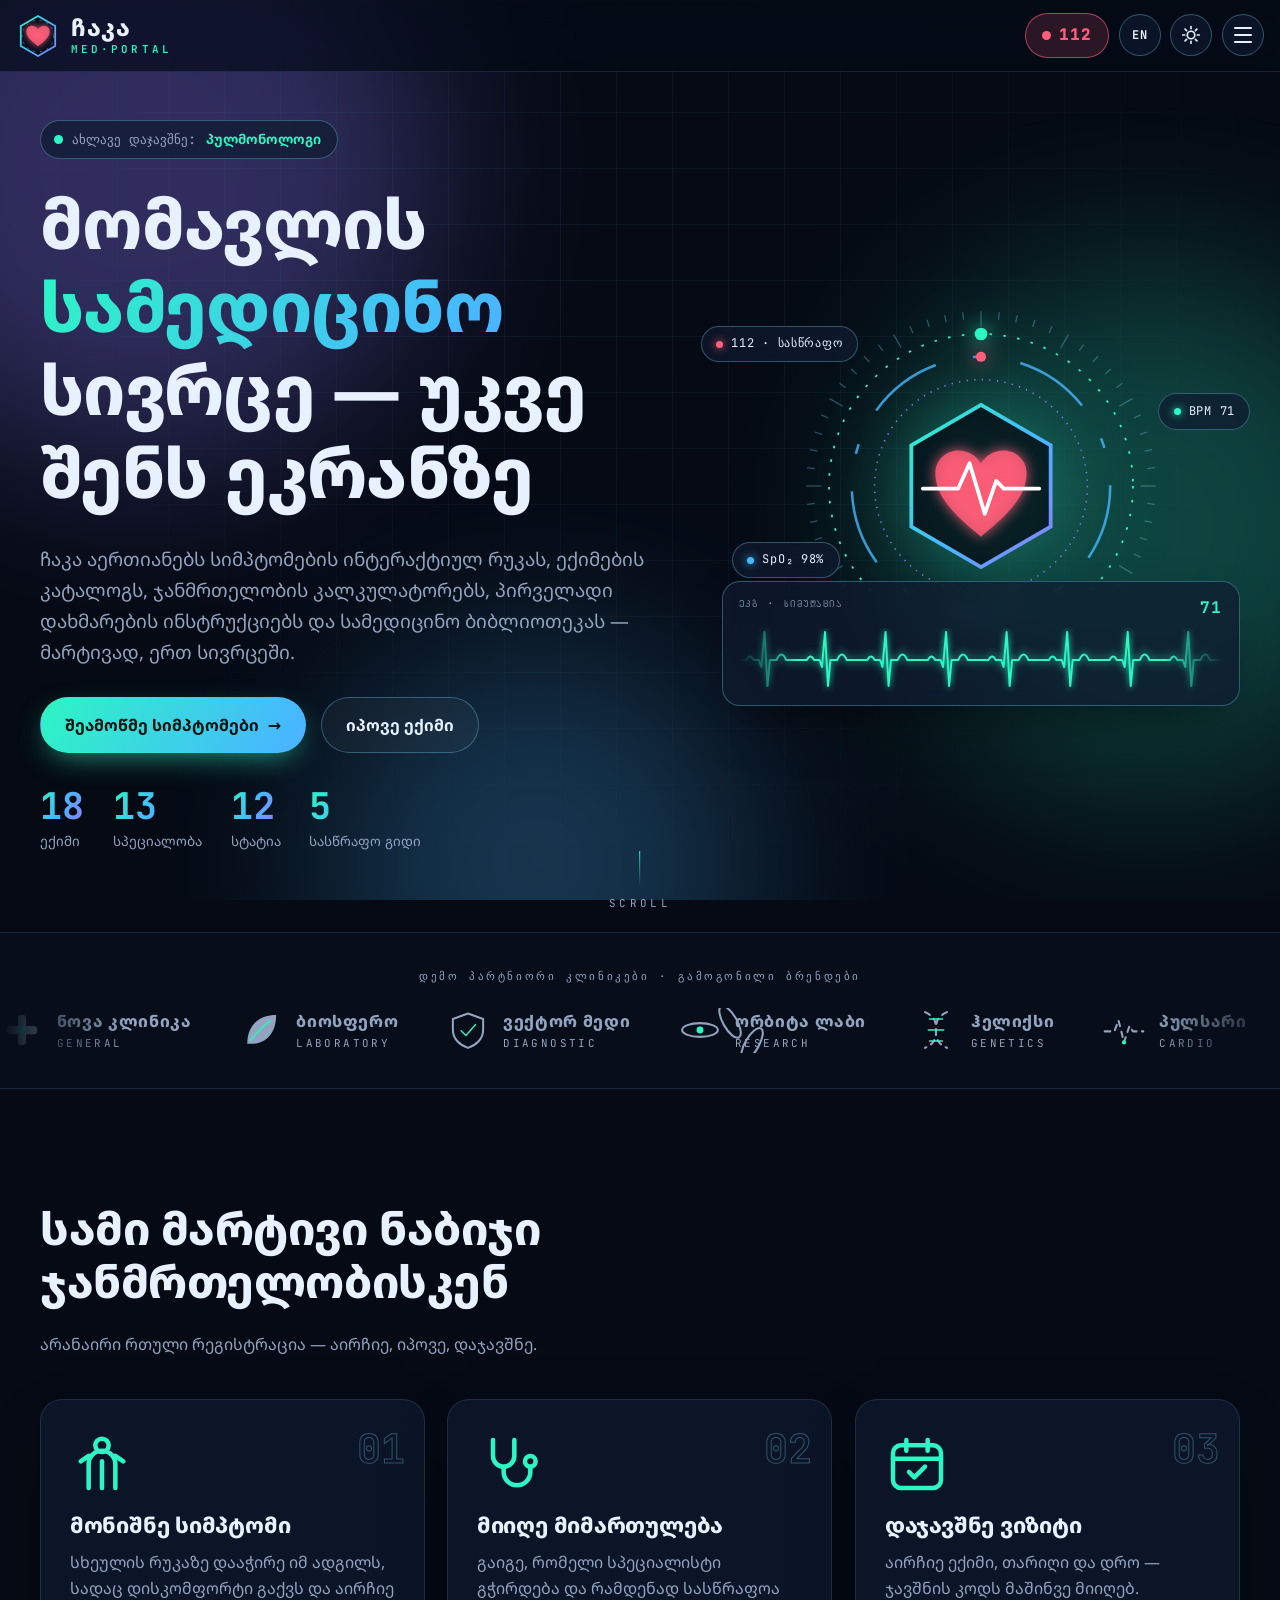
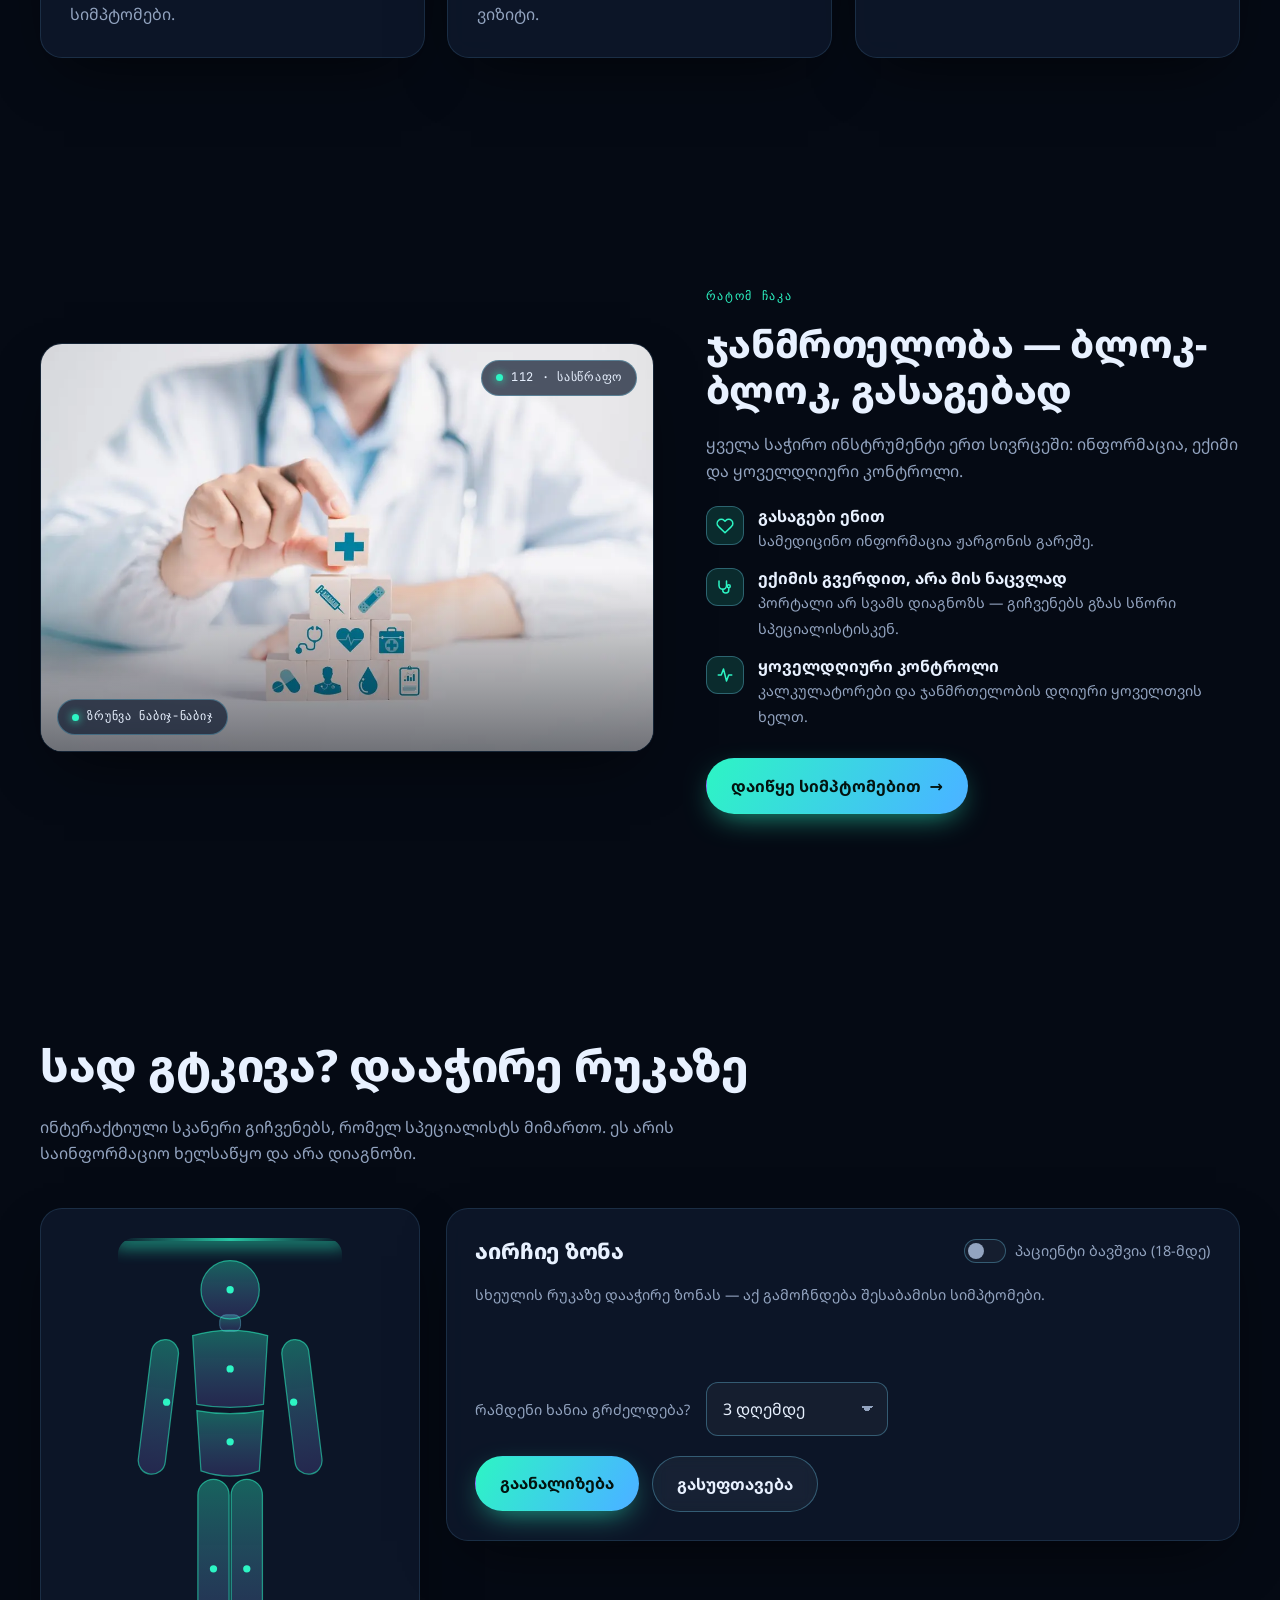
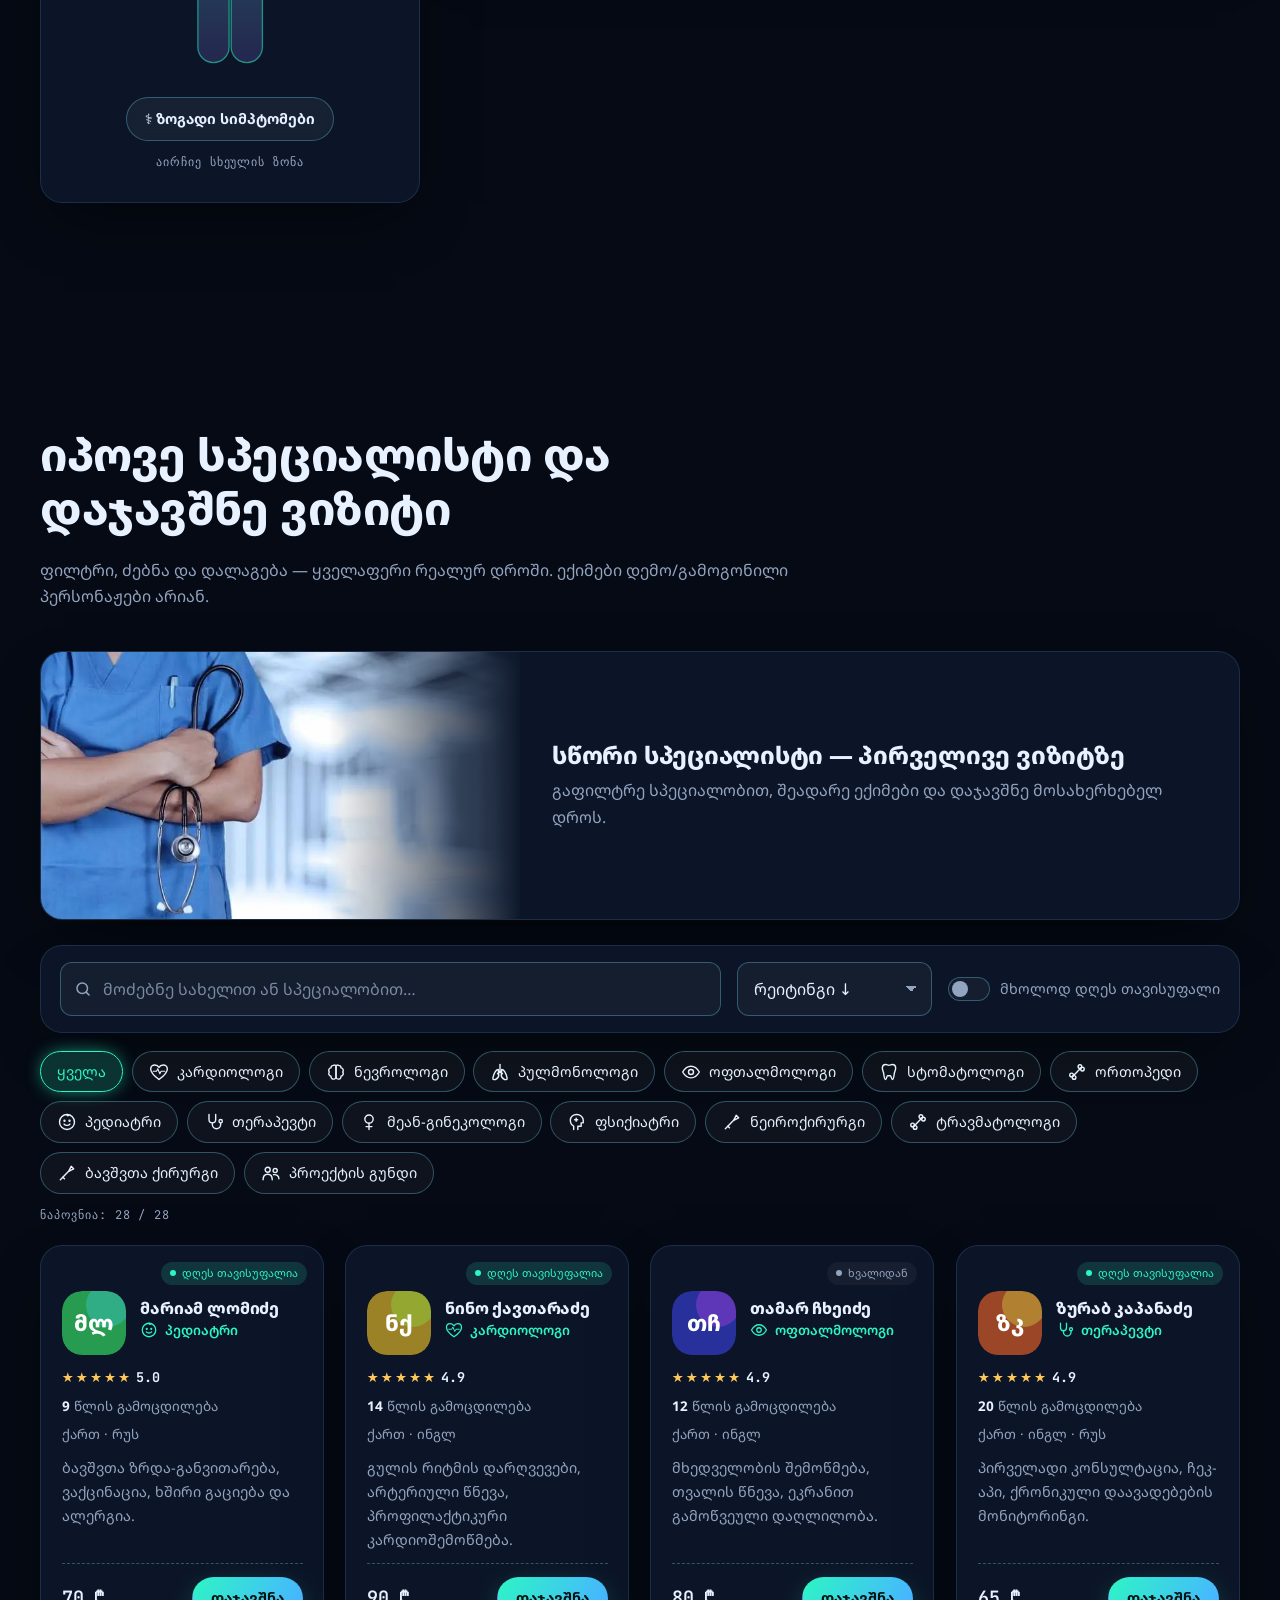
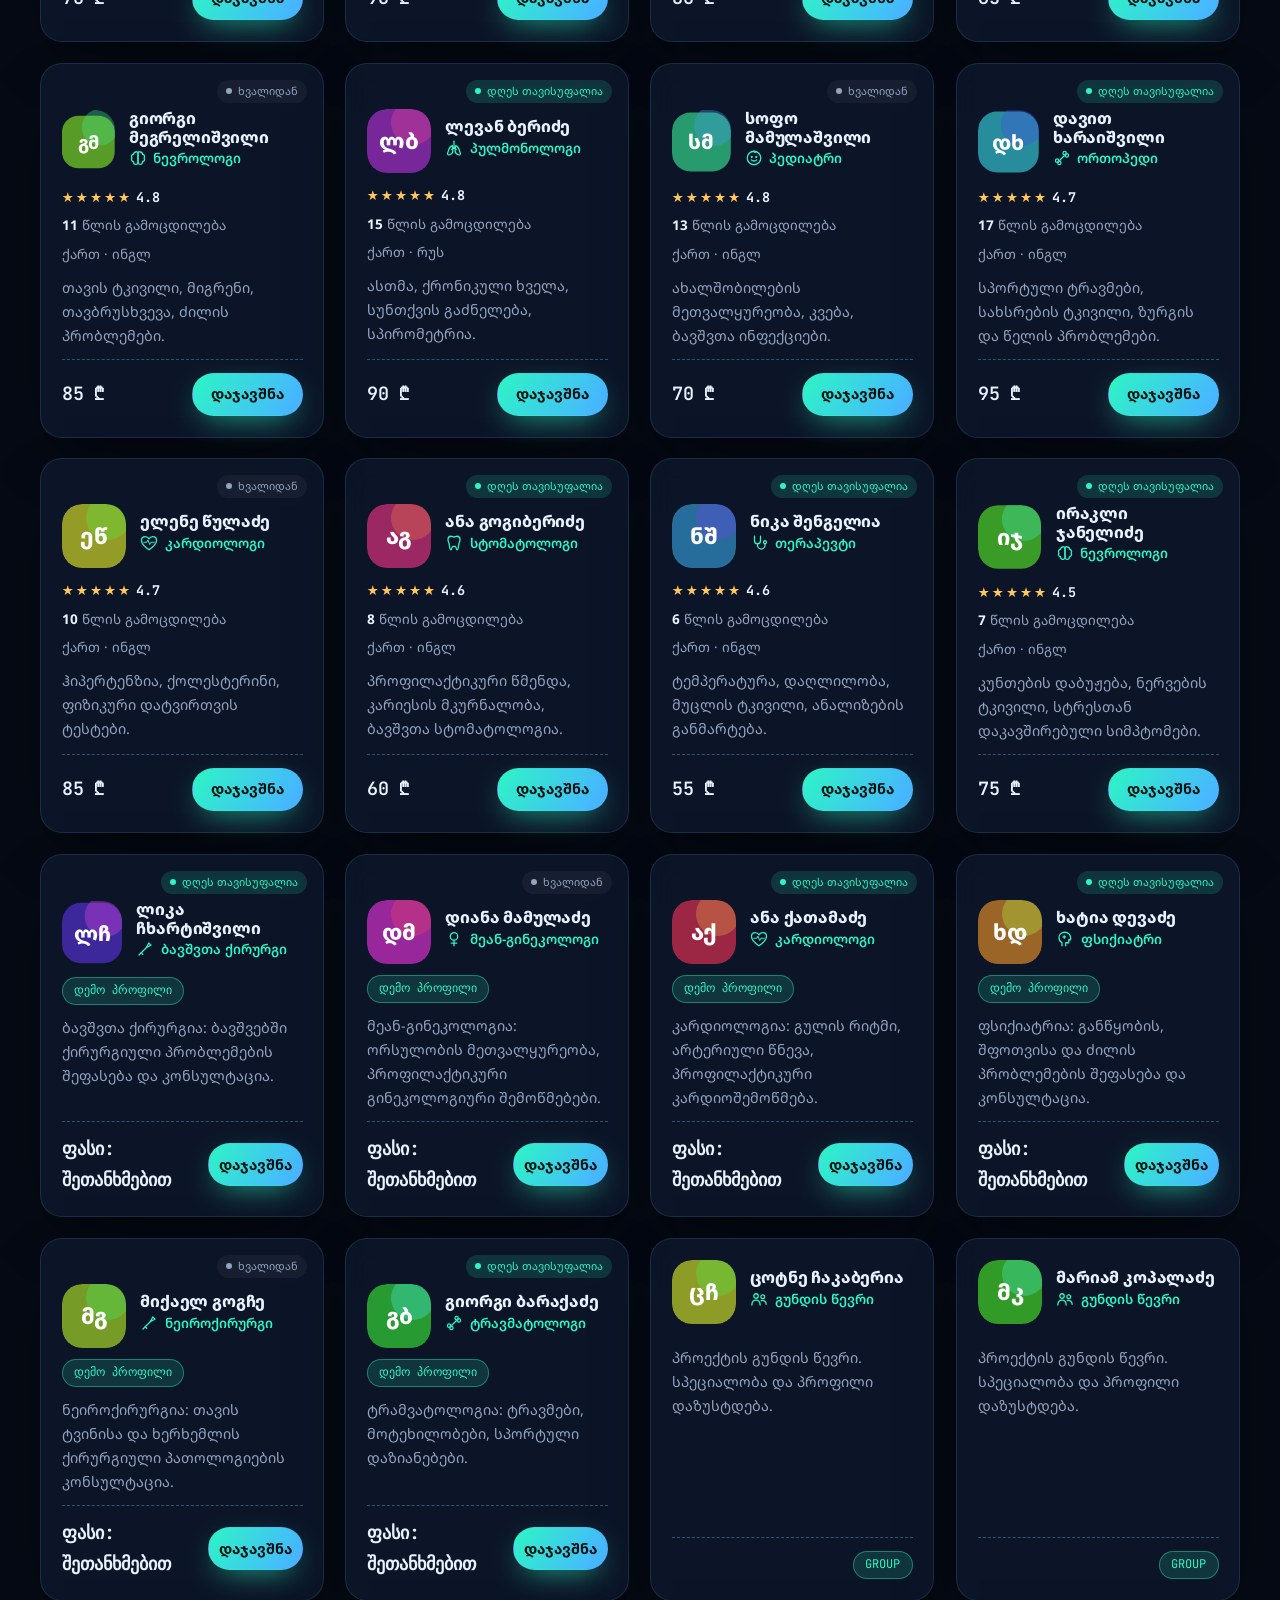
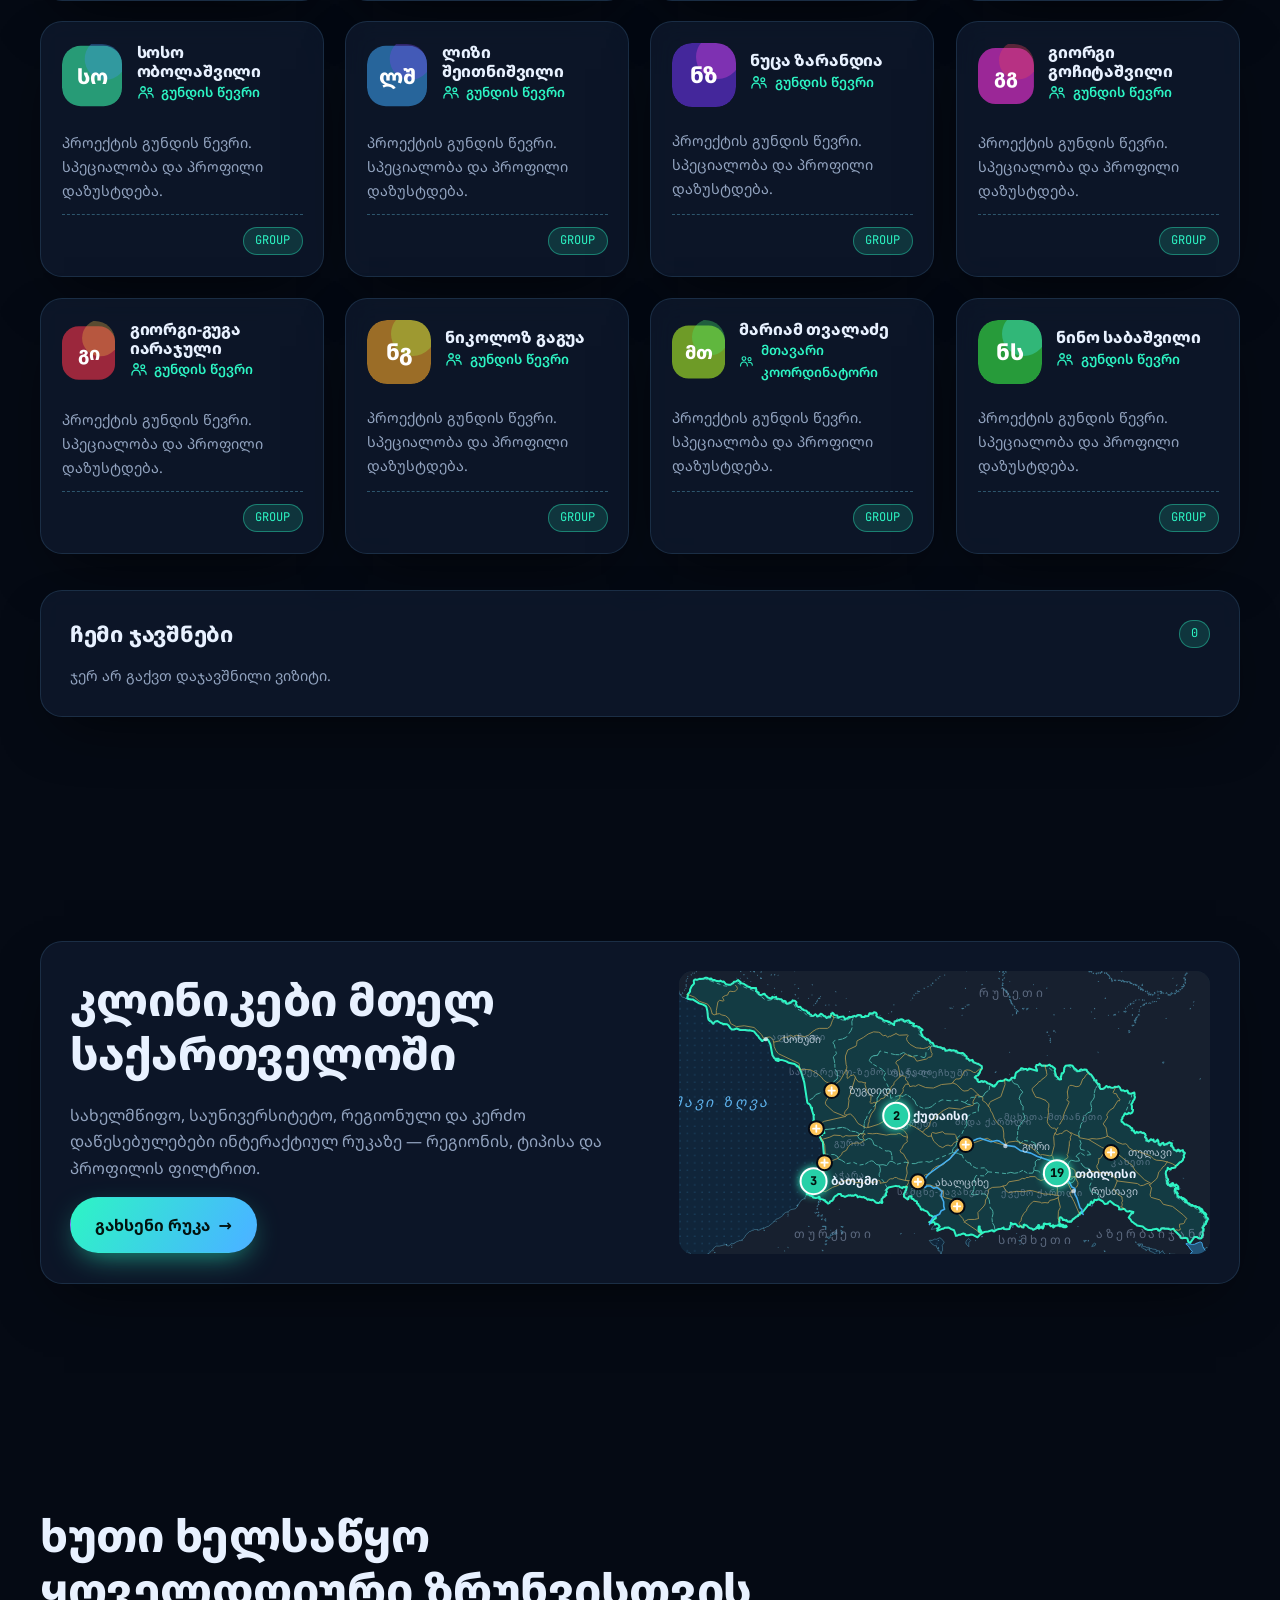
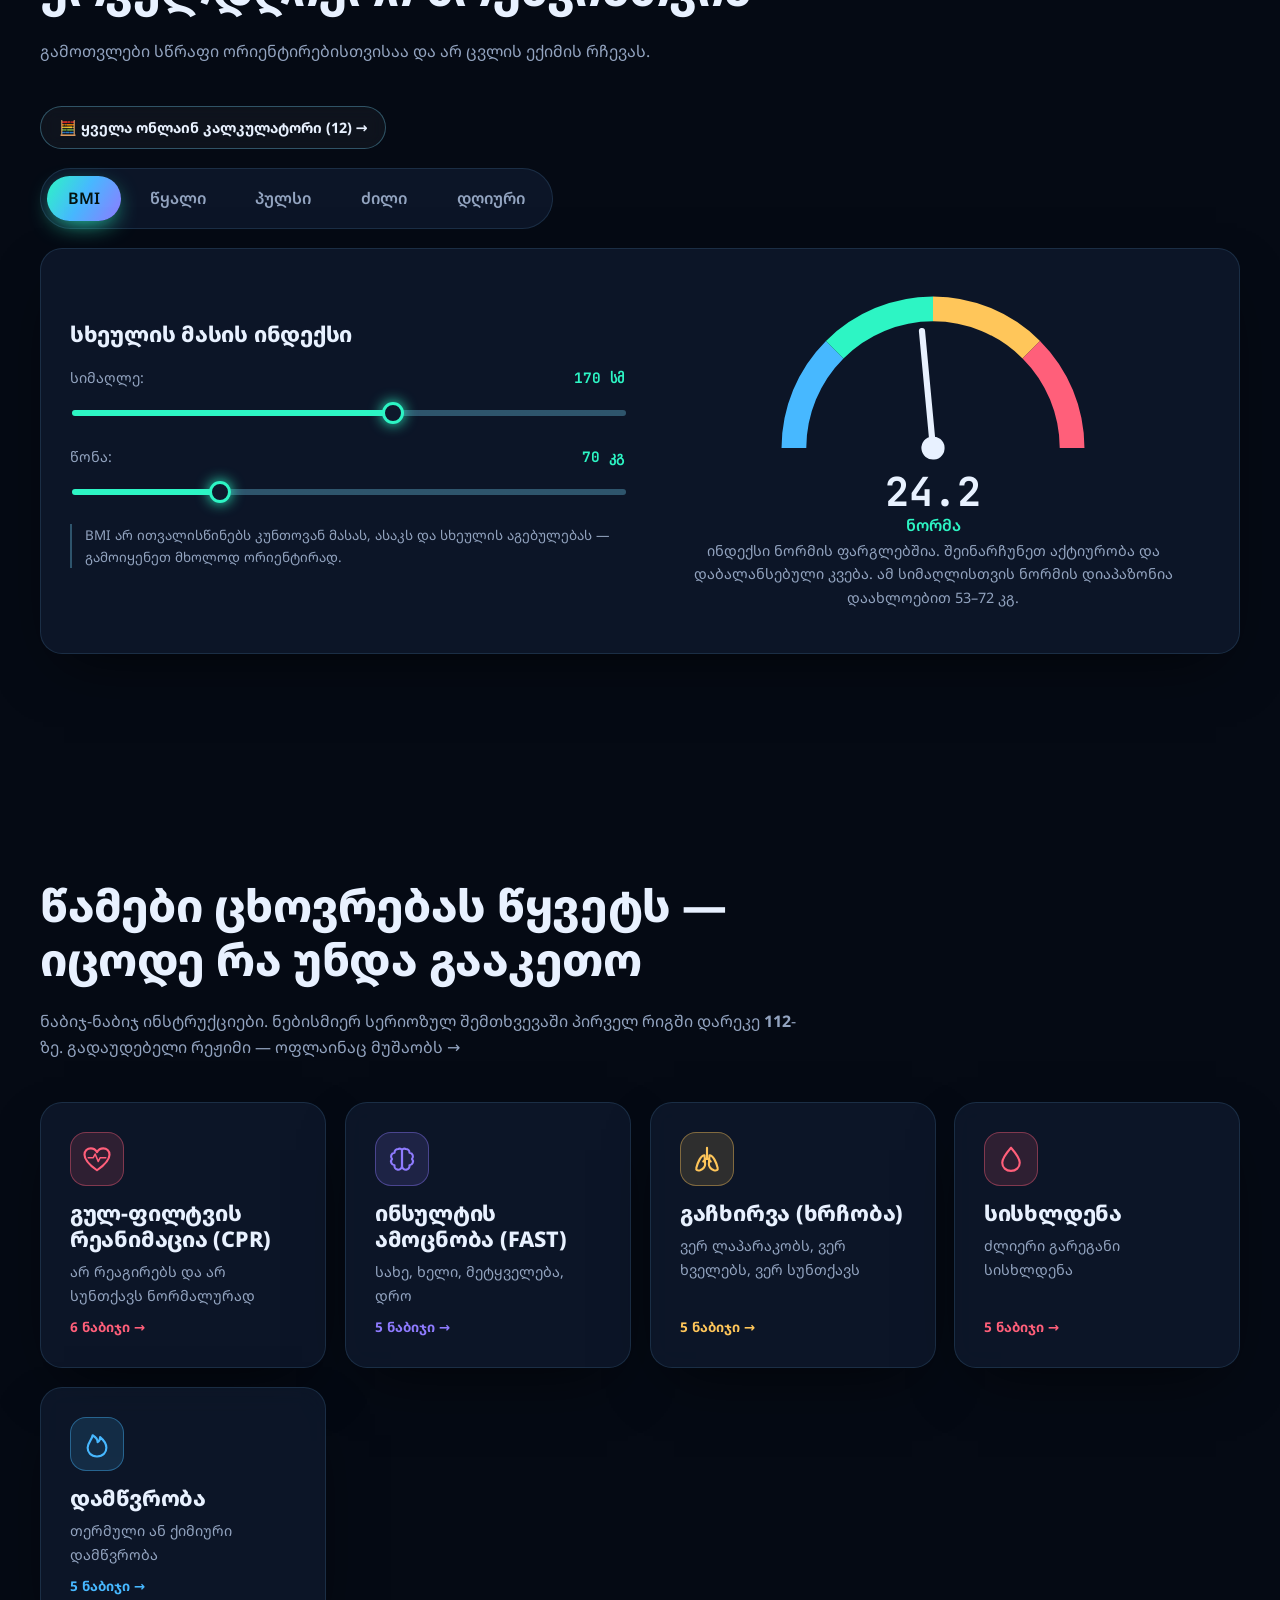
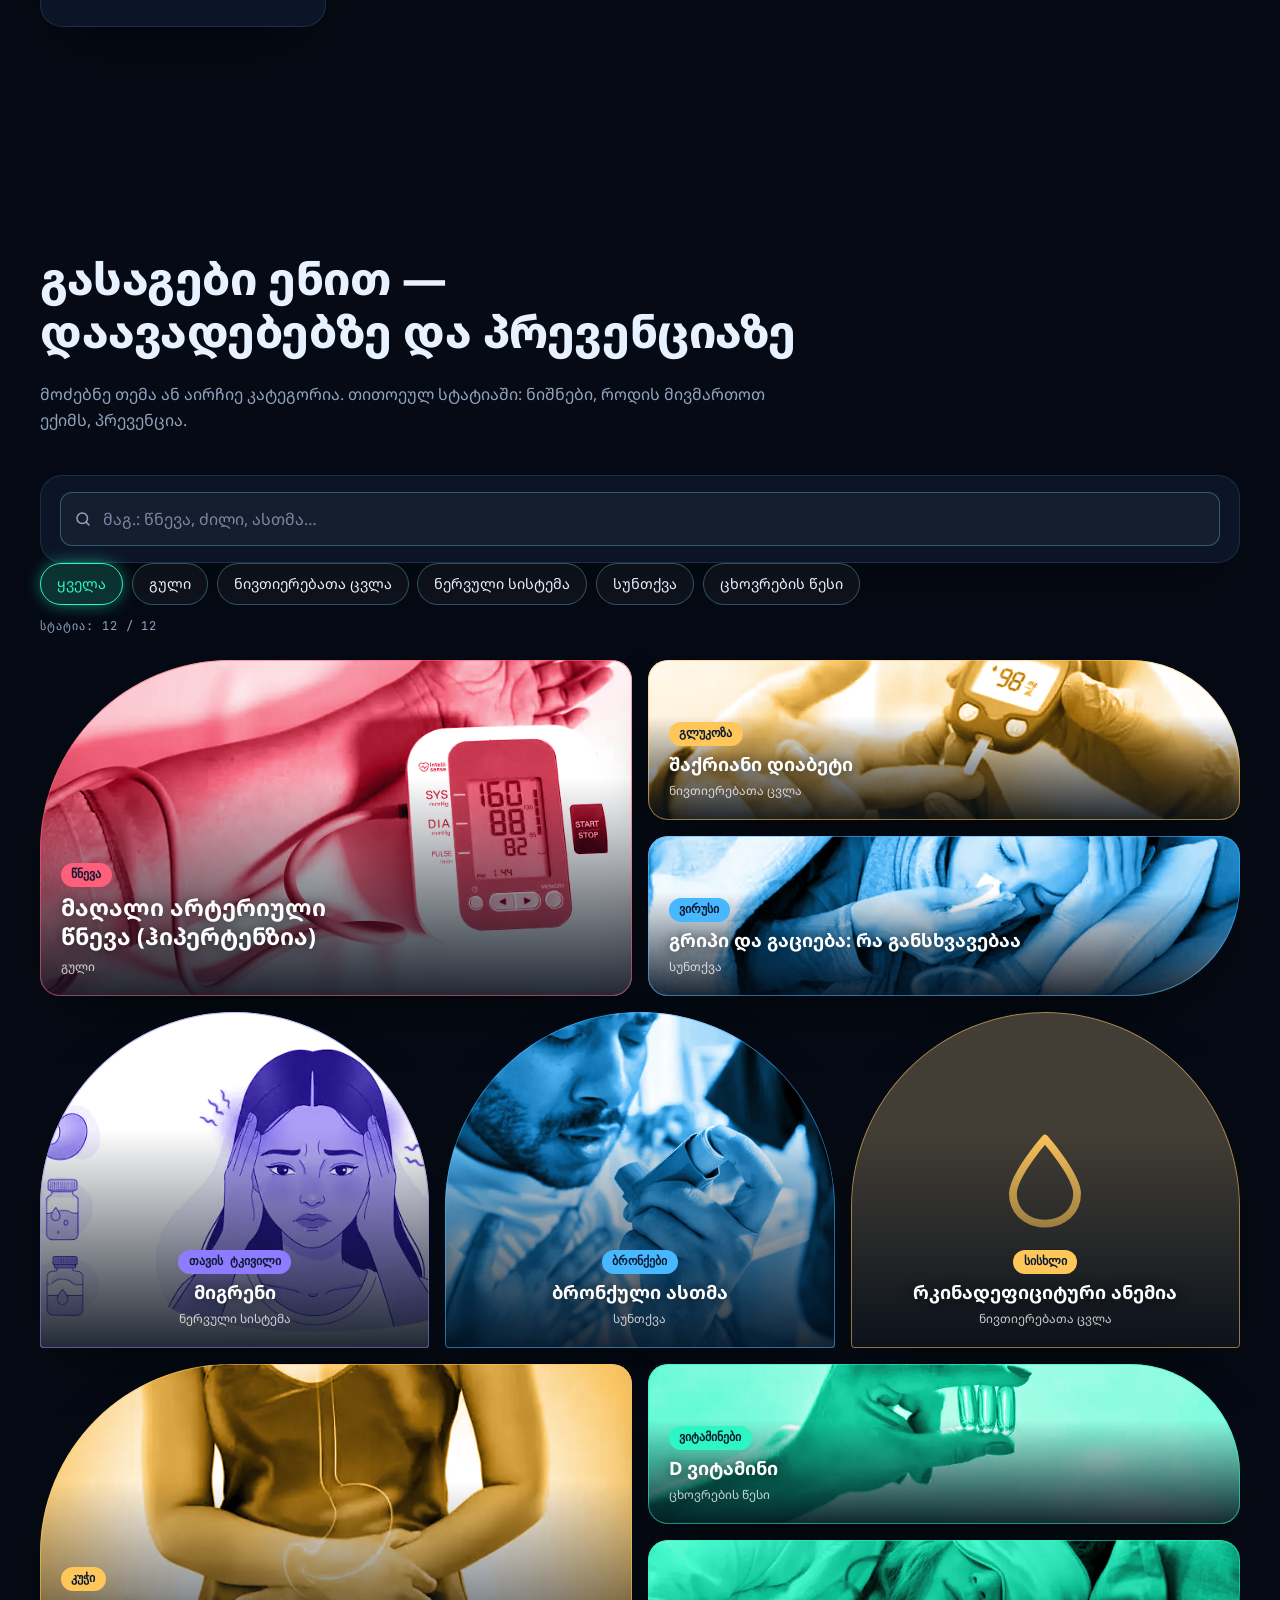
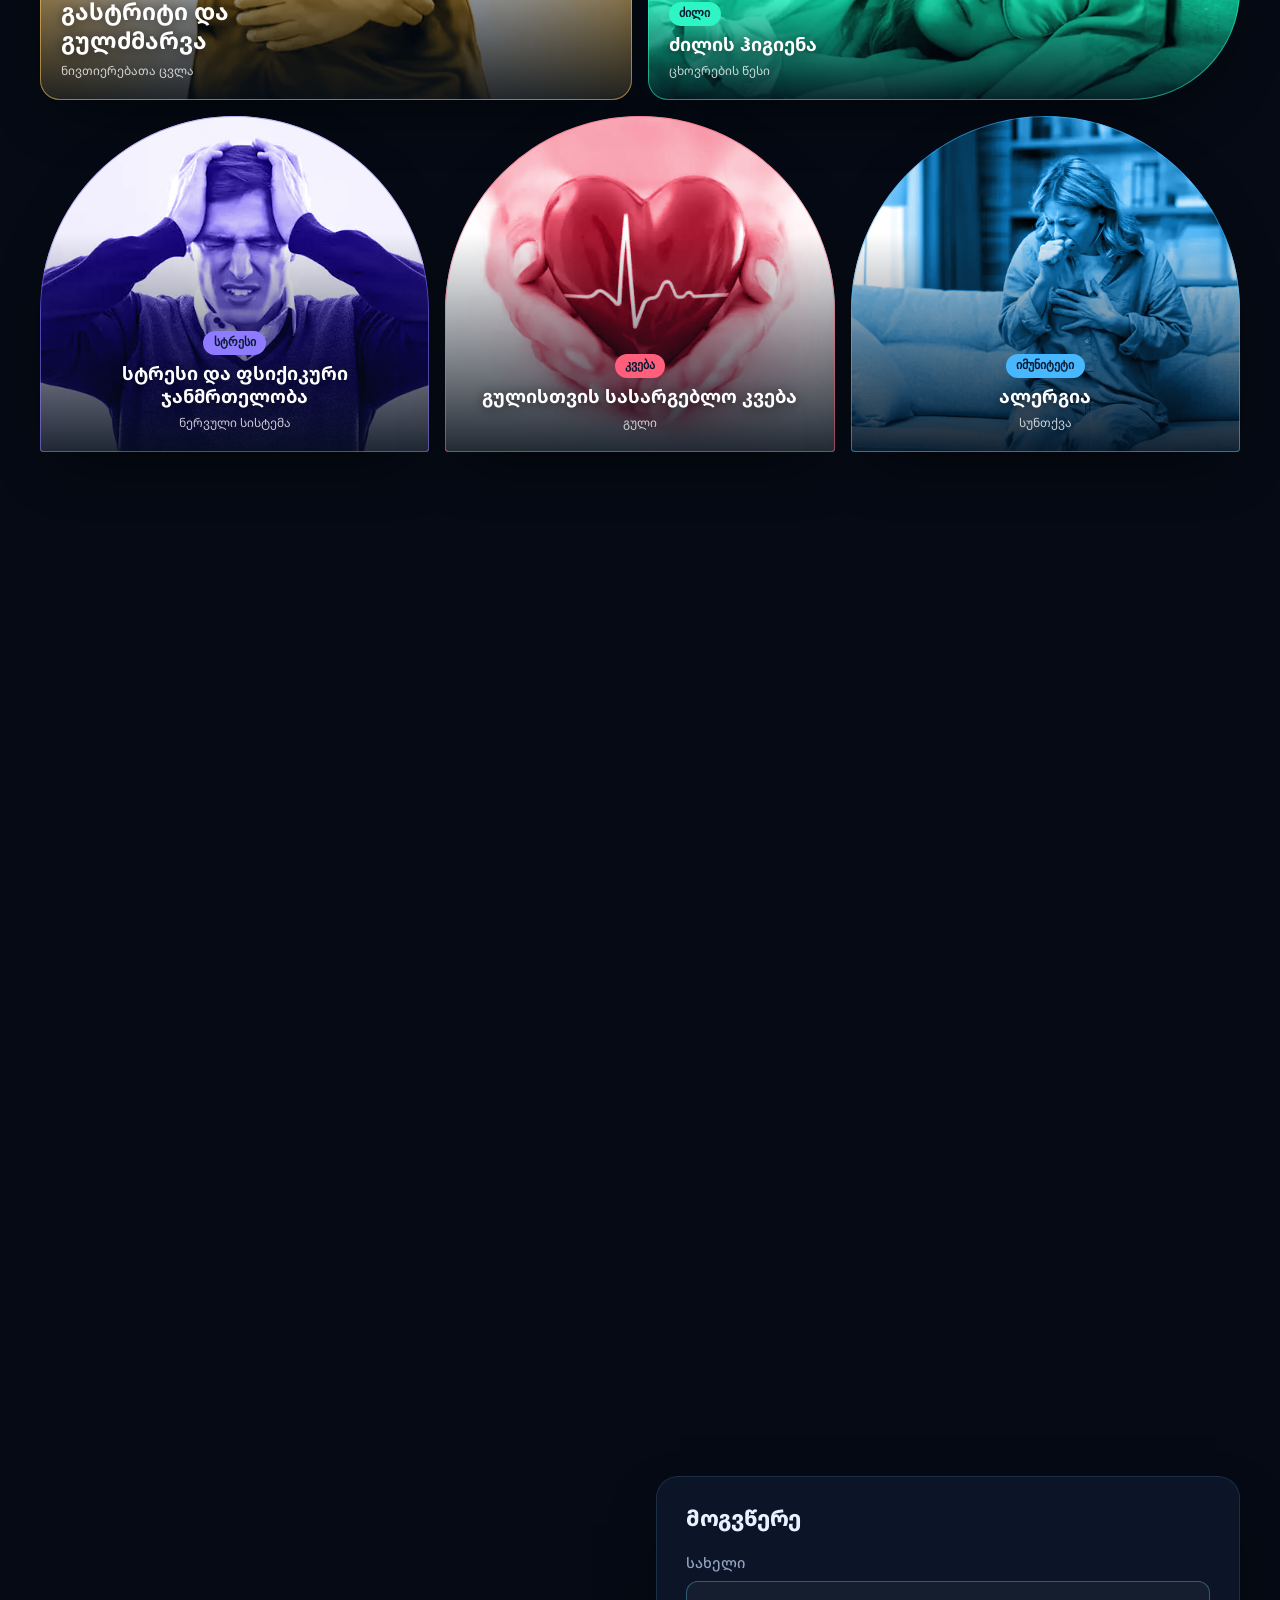
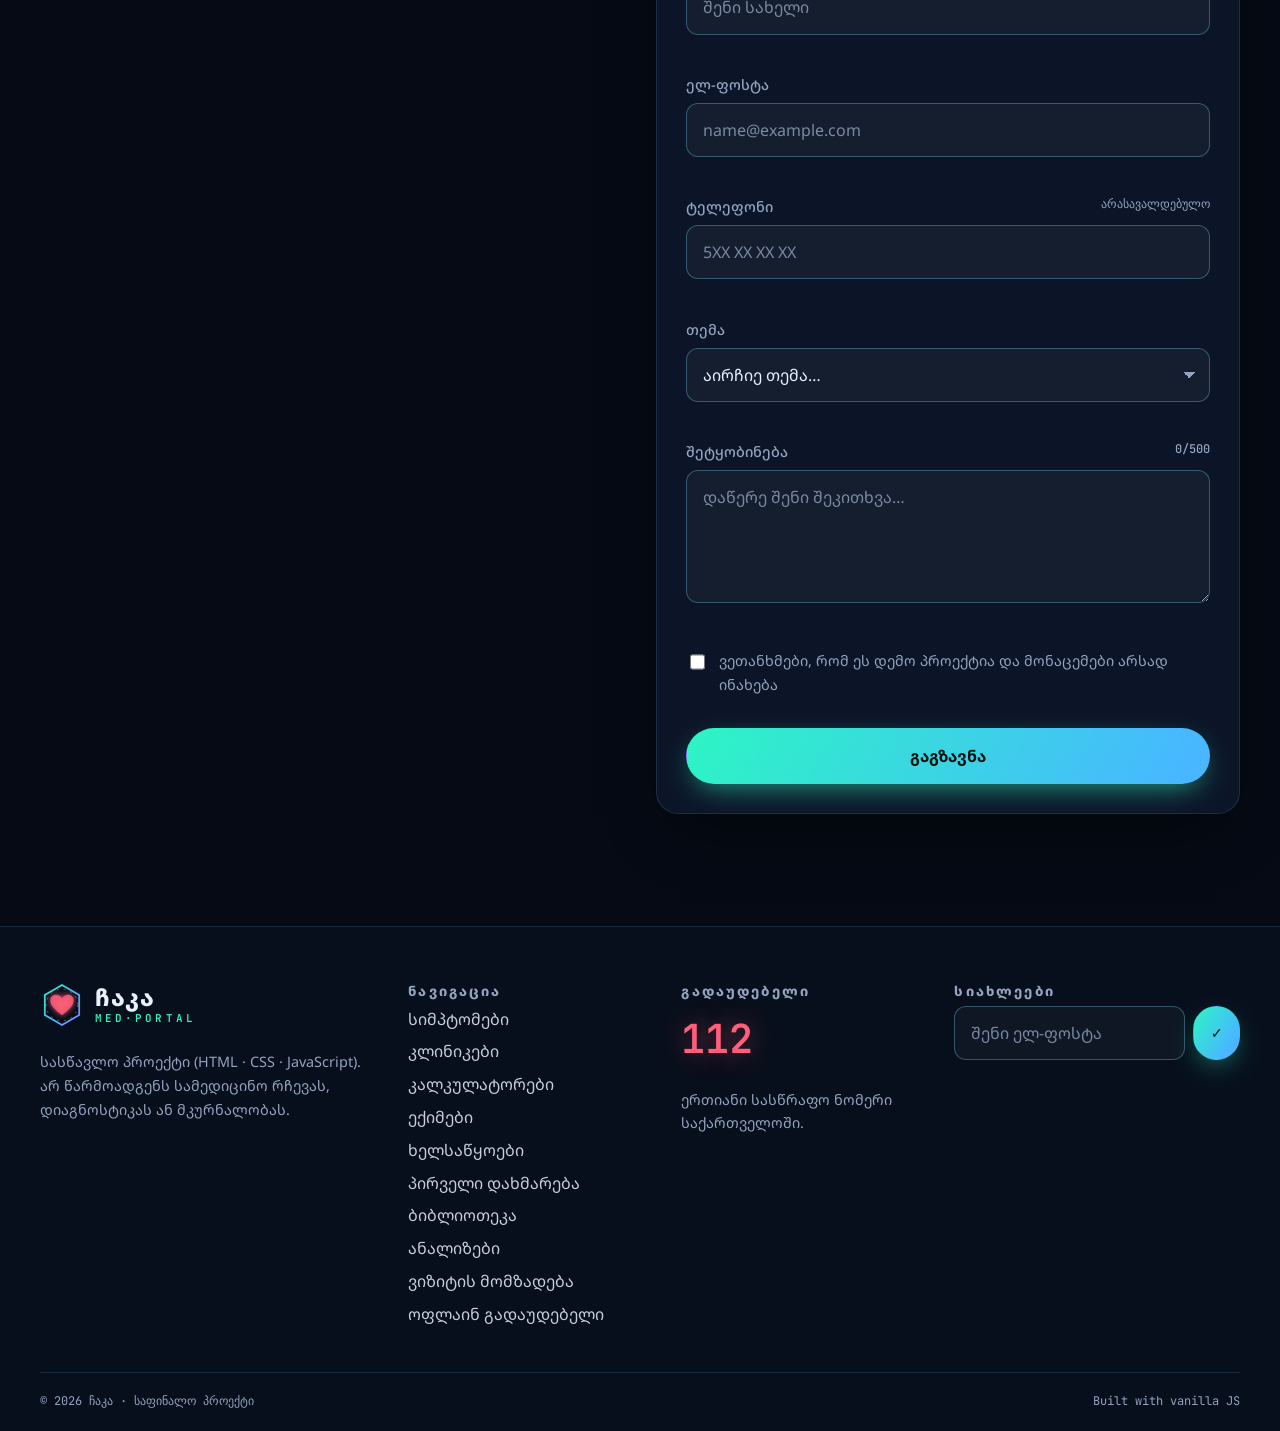
<file: index.html>
<!DOCTYPE html>
<html lang="ka" data-theme="dark">
<head>
  <meta charset="utf-8">
  <meta name="viewport" content="width=device-width, initial-scale=1">
  <title>ჩაკა — სამედიცინო პორტალი</title>
  <meta name="description" content="ჩაკა — ინტერაქტიული სამედიცინო პორტალი: სიმპტომების რუკა, ექიმების კატალოგი, ჯანმრთელობის ხელსაწყოები, პირველადი დახმარება და სამედიცინო ენციკლოპედია.">
  <meta name="theme-color" content="#050a14">
  <link rel="manifest" href="manifest.webmanifest">
  <link rel="apple-touch-icon" href="img/icons/apple-touch-icon.png">
  <script>try{if(JSON.parse(localStorage.getItem('chaka.lang'))==='en')document.documentElement.classList.add('i18n-pending')}catch(e){}</script>
  <link rel="icon" href="data:image/svg+xml,%3Csvg xmlns='http://www.w3.org/2000/svg' viewBox='0 0 64 64'%3E%3Cpolygon points='32,3 57,17.5 57,46.5 32,61 7,46.5 7,17.5' fill='%23050a14' stroke='%232df5c4' stroke-width='4'/%3E%3Cpath d='M12 34H24L28 24L34 44L38 30L41 34H52' fill='none' stroke='%232df5c4' stroke-width='4' stroke-linecap='round' stroke-linejoin='round'/%3E%3C/svg%3E">
  <link rel="preconnect" href="https://fonts.googleapis.com">
  <link rel="preconnect" href="https://fonts.gstatic.com" crossorigin>
  <link rel="stylesheet" href="https://fonts.googleapis.com/css2?family=JetBrains+Mono:wght@400;600&family=Noto+Sans+Georgian:wght@400;500;700;800&display=swap" media="print" onload="this.media='all'">
  <noscript><link rel="stylesheet" href="https://fonts.googleapis.com/css2?family=JetBrains+Mono:wght@400;600&family=Noto+Sans+Georgian:wght@400;500;700;800&display=swap"></noscript>
  <link rel="stylesheet" href="css/style.css">
  <link rel="stylesheet" href="css/layout.css">
  <link rel="stylesheet" href="css/components.css">
  <link rel="stylesheet" href="css/animations.css">
  <link rel="stylesheet" href="css/pages.css">
  <link rel="stylesheet" href="css/photos.css">
  <link rel="stylesheet" href="css/responsive.css">
</head>
<body>

  <div id="loader" role="status" aria-label="იტვირთება">
    <div class="loader-inner">
      <div data-logo="draw" class="loader-logo"></div>
      <div class="loader-word" aria-hidden="true">ჩ<span>ა</span>კ<span>ა</span></div>
      <div class="loader-bar"><i></i></div>
      <p class="loader-text mono">სისტემის დიაგნოსტიკა…</p>
    </div>
  </div>

  <div class="bg-fx" aria-hidden="true"><i class="blob b1"></i><i class="blob b2"></i><i class="blob b3"></i><i class="grid"></i></div>
  <div id="cursor-glow" aria-hidden="true"></div>
  <div class="scroll-progress" aria-hidden="true"><span></span></div>

  <a class="skip-link" href="#main">გადასვლა შინაარსზე</a>

  <header class="site-header" id="top">
    <div class="container header-row">
      <a href="#home" class="brand">
        <span data-logo="mark" class="brand-mark"></span>
        <span class="brand-name">ჩაკა<small class="mono">MED·PORTAL</small></span>
      </a>
      <nav class="main-nav" id="main-nav" aria-label="მთავარი მენიუ">
        <a href="#symptoms" data-spy="symptoms">სიმპტომები</a>
        <a href="#doctors" data-spy="doctors">ექიმები</a>
        <a href="clinics.html">კლინიკები</a>
        <a href="calculators.html">კალკულატორები</a>
        <a href="diary.html">დღიური</a>
        <a href="labs.html">ანალიზები</a>
        <a href="#firstaid" data-spy="firstaid">პირველი დახმარება</a>
        <a href="#library" data-spy="library">ბიბლიოთეკა</a>
        <a href="#contact" data-spy="contact">კონტაქტი</a>
      </nav>
      <div class="header-actions">
        <a href="tel:112" class="sos-btn" aria-label="გადაუდებელი დახმარება 112"><i class="sos-dot"></i>112</a>
        <button class="icon-btn" id="theme-toggle" type="button" aria-label="თემის შეცვლა" title="ბნელი / ნათელი თემა">
          <svg viewBox="0 0 24 24" width="20" height="20" fill="none" stroke="currentColor" stroke-width="2" stroke-linecap="round"><circle cx="12" cy="12" r="4.5"/><path d="M12 2v2.5M12 19.5V22M2 12h2.5M19.5 12H22M4.9 4.9l1.8 1.8M17.3 17.3l1.8 1.8M4.9 19.1l1.8-1.8M17.3 6.7l1.8-1.8"/></svg>
        </button>
        <button class="icon-btn burger" id="burger" type="button" aria-label="მენიუს გახსნა" aria-expanded="false" aria-controls="main-nav"><span></span><span></span><span></span></button>
      </div>
    </div>
  </header>

  <main id="main">

    <section class="hero" id="home">
      <canvas id="hero-canvas" aria-hidden="true"></canvas>
      <div class="container hero-grid">
        <div class="hero-copy">
          <p class="live-badge reveal"><i class="live-dot"></i><span class="mono">ახლავე დაჯავშნე:</span> <b class="rotator" id="rotator">კარდიოლოგი</b></p>
          <h1 class="hero-title reveal" style="--d:.08s">მომავლის <em class="grad-text">სამედიცინო</em> სივრცე — უკვე შენს ეკრანზე</h1>
          <p class="hero-lead reveal" style="--d:.16s">ჩაკა აერთიანებს სიმპტომების ინტერაქტიულ რუკას, ექიმების კატალოგს, ჯანმრთელობის კალკულატორებს, პირველადი დახმარების ინსტრუქციებს და სამედიცინო ბიბლიოთეკას — მარტივად, ერთ სივრცეში.</p>
          <div class="hero-cta reveal" style="--d:.24s">
            <a href="#symptoms" class="btn btn-primary" data-magnetic>შეამოწმე სიმპტომები <span aria-hidden="true">→</span></a>
            <a href="#doctors" class="btn btn-ghost" data-magnetic>იპოვე ექიმი</a>
          </div>
          <ul class="stat-row reveal" style="--d:.32s" aria-label="პორტალის სტატისტიკა">
            <li><b class="mono" data-count="doctors">0</b><span>ექიმი</span></li>
            <li><b class="mono" data-count="specs">0</b><span>სპეციალობა</span></li>
            <li><b class="mono" data-count="articles">0</b><span>სტატია</span></li>
            <li><b class="mono" data-count="aid">0</b><span>სასწრაფო გიდი</span></li>
          </ul>
        </div>

        <div class="hero-visual reveal" style="--d:.2s" aria-hidden="true">
          <div data-logo="emblem" class="emblem"></div>
          <div class="float-chip fc1 mono"><i></i>112 · სასწრაფო</div>
          <div class="float-chip fc2 mono"><i></i><span id="bpm-chip">BPM 72</span></div>
          <div class="float-chip fc3 mono"><i></i>SpO₂ 98%</div>
          <div class="ecg-card">
            <div class="ecg-head mono"><span>ᲔᲙᲒ · ᲡᲘᲛᲣᲚᲐᲪᲘᲐ</span><b id="bpm-live">72</b></div>
            <div class="ecg-strip" id="ecg-strip"></div>
          </div>
        </div>
      </div>
      <a href="#how" class="scroll-hint mono" aria-label="ქვემოთ გადასვლა"><span></span>SCROLL</a>
    </section>

    <section class="partners" aria-label="დემო პარტნიორი კლინიკები">
      <p class="partners-label mono">დემო პარტნიორი კლინიკები · გამოგონილი ბრენდები</p>
      <div class="marquee"><div class="marquee-track" id="partner-track"></div></div>
    </section>

    <section class="section" id="how">
      <div class="container">
        <header class="section-head reveal">
          <h2>სამი მარტივი ნაბიჯი ჯანმრთელობისკენ</h2>
          <p class="section-lead">არანაირი რთული რეგისტრაცია — აირჩიე, იპოვე, დაჯავშნე.</p>
        </header>
        <ol class="steps-grid">
          <li class="step-card card holo reveal" style="--d:.0s">
            <span class="step-num mono">01</span>
            <div class="step-ico" data-icon="body"></div>
            <h3>მონიშნე სიმპტომი</h3>
            <p>სხეულის რუკაზე დააჭირე იმ ადგილს, სადაც დისკომფორტი გაქვს და აირჩიე სიმპტომები.</p>
          </li>
          <li class="step-card card holo reveal" style="--d:.1s">
            <span class="step-num mono">02</span>
            <div class="step-ico" data-icon="stethoscope"></div>
            <h3>მიიღე მიმართულება</h3>
            <p>გაიგე, რომელი სპეციალისტი გჭირდება და რამდენად სასწრაფოა ვიზიტი.</p>
          </li>
          <li class="step-card card holo reveal" style="--d:.2s">
            <span class="step-num mono">03</span>
            <div class="step-ico" data-icon="calendar"></div>
            <h3>დაჯავშნე ვიზიტი</h3>
            <p>აირჩიე ექიმი, თარიღი და დრო — ჯავშნის კოდს მაშინვე მიიღებ.</p>
          </li>
        </ol>
      </div>
    </section>

    <section class="section" id="care">
      <div class="container care-grid">
        <figure class="photo care-photo reveal">
          <img src="img/care-doctor-blocks.webp" width="1100" height="734" loading="lazy" decoding="async" alt="ექიმი აწყობს სამედიცინო სიმბოლოებიანი ბლოკების პირამიდას">
          <span class="float-chip chip-a mono"><i></i>ზრუნვა ნაბიჯ-ნაბიჯ</span>
          <span class="float-chip chip-b mono"><i></i>112 · სასწრაფო</span>
        </figure>
        <div class="care-copy reveal" style="--d:.12s">
          <span class="eyebrow mono">რატომ ჩაკა</span>
          <h2>ჯანმრთელობა — ბლოკ-ბლოკ, გასაგებად</h2>
          <p class="section-lead">ყველა საჭირო ინსტრუმენტი ერთ სივრცეში: ინფორმაცია, ექიმი და ყოველდღიური კონტროლი.</p>
          <ul class="care-list">
            <li><span class="ci" aria-hidden="true"><svg viewBox="0 0 24 24" width="18" height="18" fill="none" stroke="currentColor" stroke-width="2" stroke-linecap="round" stroke-linejoin="round"><path d="M20.8 4.6a5.5 5.5 0 0 0-7.8 0L12 5.7l-1-1.1a5.5 5.5 0 0 0-7.8 7.8l1 1.1L12 21l7.8-7.5 1-1.1a5.5 5.5 0 0 0 0-7.8z"/></svg></span><div><b>გასაგები ენით</b><span>სამედიცინო ინფორმაცია ჟარგონის გარეშე.</span></div></li>
            <li><span class="ci" aria-hidden="true"><svg viewBox="0 0 24 24" width="18" height="18" fill="none" stroke="currentColor" stroke-width="2" stroke-linecap="round" stroke-linejoin="round"><path d="M4 4v6a5 5 0 0 0 10 0V4"/><path d="M9 15v1a4 4 0 0 0 8 0v-2"/><circle cx="17" cy="11" r="2"/></svg></span><div><b>ექიმის გვერდით, არა მის ნაცვლად</b><span>პორტალი არ სვამს დიაგნოზს — გიჩვენებს გზას სწორი სპეციალისტისკენ.</span></div></li>
            <li><span class="ci" aria-hidden="true"><svg viewBox="0 0 24 24" width="18" height="18" fill="none" stroke="currentColor" stroke-width="2" stroke-linecap="round" stroke-linejoin="round"><path d="M3 12h4l3-8 4 16 3-8h4"/></svg></span><div><b>ყოველდღიური კონტროლი</b><span>კალკულატორები და ჯანმრთელობის დღიური ყოველთვის ხელთ.</span></div></li>
          </ul>
          <a href="#symptoms" class="btn btn-primary" data-magnetic>დაიწყე სიმპტომებით <span aria-hidden="true">→</span></a>
        </div>
      </div>
    </section>

    <section class="section" id="symptoms">
      <div class="container">
        <header class="section-head reveal">
          <h2>სად გტკივა? დააჭირე რუკაზე</h2>
          <p class="section-lead">ინტერაქტიული სკანერი გიჩვენებს, რომელ სპეციალისტს მიმართო. ეს არის საინფორმაციო ხელსაწყო და არა დიაგნოზი.</p>
        </header>

        <div class="symptom-layout">
          <div class="body-panel card reveal">
            <div class="body-stage">
              <svg viewBox="0 0 200 410" class="body-svg" id="body-svg" role="group" aria-label="სხეულის ინტერაქტიული რუკა">
                <defs>
                  <linearGradient id="bodyGrad" x1="0" y1="0" x2="0" y2="1">
                    <stop offset="0" stop-color="var(--mint)" stop-opacity=".35"/>
                    <stop offset="1" stop-color="var(--violet)" stop-opacity=".18"/>
                  </linearGradient>
                </defs>
                <rect class="body-decor" x="90" y="66" width="20" height="16" rx="6"/>
                <circle class="region" data-region="head" cx="100" cy="42" r="28" tabindex="0" role="button" aria-label="თავი"/>
                <path class="region" data-region="chest" d="M64 86 Q100 76 136 86 L132 152 Q100 158 68 152 Z" tabindex="0" role="button" aria-label="მკერდი"/>
                <path class="region" data-region="abdomen" d="M68 158 Q100 164 132 158 L128 216 Q100 226 72 216 Z" tabindex="0" role="button" aria-label="მუცელი"/>
                <rect class="region" data-region="arms" x="26" y="90" width="26" height="130" rx="13" transform="rotate(7 39 90)" tabindex="0" role="button" aria-label="მკლავი"/>
                <rect class="region" data-region="arms" x="148" y="90" width="26" height="130" rx="13" transform="rotate(-7 161 90)" tabindex="0" role="button" aria-label="მკლავი"/>
                <rect class="region" data-region="legs" x="69" y="224" width="30" height="176" rx="15" tabindex="0" role="button" aria-label="ფეხი"/>
                <rect class="region" data-region="legs" x="101" y="224" width="30" height="176" rx="15" tabindex="0" role="button" aria-label="ფეხი"/>
                <g class="pins" aria-hidden="true">
                  <circle cx="100" cy="42" r="3.5"/><circle cx="100" cy="118" r="3.5"/><circle cx="100" cy="188" r="3.5"/>
                  <circle cx="39" cy="150" r="3.5"/><circle cx="161" cy="150" r="3.5"/>
                  <circle cx="84" cy="310" r="3.5"/><circle cx="116" cy="310" r="3.5"/>
                </g>
              </svg>
              <i class="scan-line" aria-hidden="true"></i>
            </div>
            <button class="btn btn-ghost btn-sm region-general" type="button" data-region="general">⚕ ზოგადი სიმპტომები</button>
            <p class="body-hint mono" id="body-hint">აირჩიე სხეულის ზონა</p>
          </div>

          <div class="symptom-panel card reveal" style="--d:.1s">
            <div class="sp-head">
              <h3 id="sp-title">აირჩიე ზონა</h3>
              <label class="switch"><input type="checkbox" id="child-toggle"><span class="switch-ui"></span><span>პაციენტი ბავშვია (18-მდე)</span></label>
            </div>
            <div id="symptom-chips" class="chip-wrap" aria-live="polite">
              <p class="empty-note">სხეულის რუკაზე დააჭირე ზონას — აქ გამოჩნდება შესაბამისი სიმპტომები.</p>
            </div>
            <div class="field-row">
              <label for="duration">რამდენი ხანია გრძელდება?</label>
              <select id="duration" class="input">
                <option value="short">3 დღემდე</option>
                <option value="mid">3–14 დღე</option>
                <option value="long">2 კვირაზე მეტი</option>
              </select>
            </div>
            <div class="sp-actions">
              <button class="btn btn-primary" id="analyze-btn" type="button">გაანალიზება</button>
              <button class="btn btn-ghost" id="reset-symptoms" type="button">გასუფთავება</button>
            </div>
            <div id="symptom-result" class="result-box" aria-live="polite" hidden></div>
          </div>
        </div>
      </div>
    </section>

    <section class="section" id="doctors">
      <div class="container">
        <header class="section-head reveal">
          <h2>იპოვე სპეციალისტი და დაჯავშნე ვიზიტი</h2>
          <p class="section-lead">ფილტრი, ძებნა და დალაგება — ყველაფერი რეალურ დროში. ექიმები დემო/გამოგონილი პერსონაჟები არიან.</p>
        </header>

        <div class="card doc-banner reveal">
          <figure class="photo">
            <img src="img/nurse-stethoscope.webp" width="743" height="413" loading="lazy" decoding="async" alt="სამედიცინო პერსონალი სტეტოსკოპით ხელში">
          </figure>
          <div class="doc-banner-copy">
            <h3>სწორი სპეციალისტი — პირველივე ვიზიტზე</h3>
            <p>გაფილტრე სპეციალობით, შეადარე ექიმები და დაჯავშნე მოსახერხებელ დროს.</p>
          </div>
        </div>

        <div class="toolbar card reveal">
          <div class="search-box">
            <svg viewBox="0 0 24 24" width="18" height="18" fill="none" stroke="currentColor" stroke-width="2" stroke-linecap="round"><circle cx="11" cy="11" r="7"/><path d="M20 20l-3.5-3.5"/></svg>
            <input type="search" id="doc-search" class="input" placeholder="მოძებნე სახელით ან სპეციალობით…" aria-label="ექიმის ძებნა">
          </div>
          <select id="doc-sort" class="input" aria-label="დალაგება">
            <option value="rating">რეიტინგი ↓</option>
            <option value="exp">გამოცდილება ↓</option>
            <option value="price">ფასი ↑</option>
            <option value="name">სახელი ა→ჰ</option>
          </select>
          <label class="switch"><input type="checkbox" id="doc-today"><span class="switch-ui"></span><span>მხოლოდ დღეს თავისუფალი</span></label>
        </div>
        <div class="chip-wrap spec-filter reveal" id="spec-filter" role="group" aria-label="სპეციალობის ფილტრი"></div>
        <p class="result-count mono" id="doc-count" aria-live="polite"></p>
        <div class="doc-grid" id="doc-grid"></div>

        <div class="bookings card reveal" id="bookings-box">
          <div class="bookings-head">
            <h3>ჩემი ჯავშნები</h3>
            <span class="mono tag" id="bookings-count">0</span>
          </div>
          <ul id="bookings-list" class="bookings-list"></ul>
        </div>
      </div>
    </section>

    <section class="section" id="clinics-teaser">
      <div class="container">
        <div class="card holo mini-map-card reveal">
          <div>
            <h2>კლინიკები მთელ საქართველოში</h2>
            <p class="section-lead">სახელმწიფო, საუნივერსიტეტო, რეგიონული და კერძო დაწესებულებები ინტერაქტიულ რუკაზე — რეგიონის, ტიპისა და პროფილის ფილტრით.</p>
            <a href="clinics.html" class="btn btn-primary" data-magnetic>გახსენი რუკა <span aria-hidden="true">→</span></a>
          </div>
          <div class="map-wrap"><svg id="mini-map" class="geo-svg" viewBox="0 0 1013 540" aria-hidden="true"></svg></div>
        </div>
      </div>
    </section>

    <section class="section" id="tools">
      <div class="container">
        <header class="section-head reveal">
          <h2>ხუთი ხელსაწყო ყოველდღიური ზრუნვისთვის</h2>
          <p class="section-lead">გამოთვლები სწრაფი ორიენტირებისთვისაა და არ ცვლის ექიმის რჩევას.</p>
        </header>

        <div class="tools-cta reveal"><a href="calculators.html" class="btn btn-ghost btn-sm" data-magnetic>🧮 ყველა ონლაინ კალკულატორი (12) →</a></div>
        <div class="tabs reveal" role="tablist" aria-label="ხელსაწყოები" id="tool-tabs">
          <button role="tab" class="tab is-active" data-tab="bmi" aria-selected="true">BMI</button>
          <button role="tab" class="tab" data-tab="water" aria-selected="false">წყალი</button>
          <button role="tab" class="tab" data-tab="pulse" aria-selected="false">პულსი</button>
          <button role="tab" class="tab" data-tab="sleep" aria-selected="false">ძილი</button>
          <button role="tab" class="tab" data-tab="tracker" aria-selected="false">დღიური</button>
        </div>

        <div class="tool-stage card reveal">
          <div class="tab-panel is-active" data-panel="bmi" role="tabpanel">
            <div class="tool-grid">
              <form class="tool-form" id="bmi-form" novalidate>
                <h3>სხეულის მასის ინდექსი</h3>
                <div class="range-field">
                  <label for="bmi-h">სიმაღლე: <b class="mono"><span id="bmi-h-out">170</span> სმ</b></label>
                  <input type="range" id="bmi-h" min="100" max="220" value="170">
                </div>
                <div class="range-field">
                  <label for="bmi-w">წონა: <b class="mono"><span id="bmi-w-out">70</span> კგ</b></label>
                  <input type="range" id="bmi-w" min="25" max="200" value="70">
                </div>
                <p class="note">BMI არ ითვალისწინებს კუნთოვან მასას, ასაკს და სხეულის აგებულებას — გამოიყენეთ მხოლოდ ორიენტირად.</p>
              </form>
              <div class="tool-out">
                <div class="gauge" id="bmi-gauge">
                  <svg viewBox="0 0 220 130" aria-hidden="true">
                    <path class="g-seg s1" d="M20 110 A90 90 0 0 1 46.4 46.4"/>
                    <path class="g-seg s2" d="M46.4 46.4 A90 90 0 0 1 110 20"/>
                    <path class="g-seg s3" d="M110 20 A90 90 0 0 1 173.6 46.4"/>
                    <path class="g-seg s4" d="M173.6 46.4 A90 90 0 0 1 200 110"/>
                    <g class="g-needle" id="bmi-needle"><line x1="110" y1="110" x2="110" y2="34"/><circle cx="110" cy="110" r="7"/></g>
                  </svg>
                  <div class="gauge-val"><b class="mono" id="bmi-val">24.2</b><span id="bmi-cat">ნორმა</span></div>
                </div>
                <p class="tool-note" id="bmi-note"></p>
              </div>
            </div>
          </div>

          <div class="tab-panel" data-panel="water" role="tabpanel" hidden>
            <div class="tool-grid">
              <form class="tool-form" id="water-form" novalidate>
                <h3>წყლის დღიური ორიენტირი</h3>
                <div class="range-field"><label for="wt-w">წონა: <b class="mono"><span id="wt-w-out">70</span> კგ</b></label><input type="range" id="wt-w" min="25" max="160" value="70"></div>
                <div class="range-field"><label for="wt-a">აქტივობა: <b class="mono"><span id="wt-a-out">30</span> წთ</b></label><input type="range" id="wt-a" min="0" max="180" step="10" value="30"></div>
                <label class="switch"><input type="checkbox" id="wt-hot"><span class="switch-ui"></span><span>ცხელი ამინდია</span></label>
                <p class="note">მიახლოებითი გამოთვლა. ექიმის შეზღუდვის შემთხვევაში (გულის, თირკმლის დაავადება) მიყევით მის რეკომენდაციას.</p>
              </form>
              <div class="tool-out">
                <div class="bottle" id="bottle"><i id="bottle-fill"></i><b class="mono" id="wt-val">2.4 ლ</b></div>
                <p class="tool-note" id="wt-note"></p>
              </div>
            </div>
          </div>

          <div class="tab-panel" data-panel="pulse" role="tabpanel" hidden>
            <div class="tool-grid">
              <form class="tool-form" id="pulse-form" novalidate>
                <h3>პულსის ზონები და ტესტი</h3>
                <div class="range-field"><label for="pl-age">ასაკი: <b class="mono"><span id="pl-age-out">30</span></b></label><input type="range" id="pl-age" min="10" max="90" value="30"></div>
                <div class="pulse-tester">
                  <button type="button" class="btn btn-primary" id="pulse-start">▶ დაიწყე 15-წამიანი ტესტი</button>
                  <button type="button" class="beat-btn" id="beat-btn" disabled aria-label="დააჭირე ყოველ პულსაციაზე">♥ <span>დააჭირე</span></button>
                  <p class="mono" id="pulse-status">გაზომე მაჯაზე პულსი და ყოველ დარტყმაზე დააჭირე ღილაკს.</p>
                </div>
              </form>
              <div class="tool-out">
                <p class="tool-note">მაქსიმალური პულსი ≈ <b class="mono" id="pl-max">190</b> დარტყმა/წთ (220 − ასაკი)</p>
                <ul class="zones" id="zones"></ul>
              </div>
            </div>
          </div>

          <div class="tab-panel" data-panel="sleep" role="tabpanel" hidden>
            <div class="tool-grid">
              <form class="tool-form" id="sleep-form" novalidate>
                <h3>ძილის ციკლების კალკულატორი</h3>
                <div class="seg" role="group" aria-label="რეჟიმი">
                  <button type="button" class="seg-btn is-active" data-mode="wake">გაღვიძების დრო</button>
                  <button type="button" class="seg-btn" data-mode="now">ახლავე დავწვები</button>
                </div>
                <label for="sleep-time" class="field-label" id="sleep-time-label">როდის უნდა გაიღვიძო?</label>
                <input type="time" id="sleep-time" class="input" value="07:00">
                <p class="note">ძილის ციკლი ≈ 90 წუთი, ჩაძინებას ≈ 15 წუთი სჭირდება. მოზრდილებს ჩვეულებრივ 7–9 საათი ესაჭიროებათ.</p>
              </form>
              <div class="tool-out"><p class="tool-note" id="sleep-label"></p><ul class="time-pills" id="sleep-results"></ul></div>
            </div>
          </div>

          <div class="tab-panel" data-panel="tracker" role="tabpanel" hidden>
            <div class="tool-grid">
              <div class="tool-form">
                <h3>დღევანდელი ტრეკერი</h3>
                <p class="field-label">წყალი (ჭიქა ≈ 250 მლ)</p>
                <div class="glasses" id="glasses" role="group" aria-label="წყლის ჭიქები"></div>
                <div class="range-field"><label for="tr-steps">ნაბიჯები: <b class="mono"><span id="tr-steps-out">0</span></b></label><input type="range" id="tr-steps" min="0" max="20000" step="250" value="0"></div>
                <div class="range-field"><label for="tr-sleep">ძილი: <b class="mono"><span id="tr-sleep-out">0</span> სთ</b></label><input type="range" id="tr-sleep" min="0" max="12" step="0.5" value="0"></div>
                <p class="field-label">განწყობა</p>
                <div class="moods" id="moods" role="group" aria-label="განწყობა"></div>
              </div>
              <div class="tool-out">
                <div class="score-ring" id="score-ring"><svg viewBox="0 0 120 120" aria-hidden="true"><circle class="r-bg" cx="60" cy="60" r="52"/><circle class="r-fg" id="ring-fg" cx="60" cy="60" r="52"/></svg><div><b class="mono" id="score-val">0</b><span>დღის ქულა</span></div></div>
                <p class="tool-note" id="score-note"></p>
                <p class="field-label">ბოლო 7 დღე</p>
                <div class="week-bars" id="week-bars"></div>
                <p class="note">მონაცემები ინახება მხოლოდ შენს ბრაუზერში.</p>
              </div>
            </div>
          </div>
        </div>
      </div>
    </section>

    <section class="section" id="firstaid">
      <div class="container">
        <header class="section-head reveal">
          <h2>წამები ცხოვრებას წყვეტს — იცოდე რა უნდა გააკეთო</h2>
          <p class="section-lead">ნაბიჯ-ნაბიჯ ინსტრუქციები. ნებისმიერ სერიოზულ შემთხვევაში პირველ რიგში დარეკე <b>112</b>-ზე. <a href="emergency.html">გადაუდებელი რეჟიმი — ოფლაინაც მუშაობს →</a></p>
        </header>
        <div class="aid-grid" id="aid-grid"></div>
      </div>
    </section>

    <section class="section" id="library">
      <div class="container">
        <header class="section-head reveal">
          <h2>გასაგები ენით — დაავადებებზე და პრევენციაზე</h2>
          <p class="section-lead">მოძებნე თემა ან აირჩიე კატეგორია. თითოეულ სტატიაში: ნიშნები, როდის მივმართოთ ექიმს, პრევენცია.</p>
        </header>
        <div class="toolbar card reveal">
          <div class="search-box">
            <svg viewBox="0 0 24 24" width="18" height="18" fill="none" stroke="currentColor" stroke-width="2" stroke-linecap="round"><circle cx="11" cy="11" r="7"/><path d="M20 20l-3.5-3.5"/></svg>
            <input type="search" id="lib-search" class="input" placeholder="მაგ.: წნევა, ძილი, ასთმა…" aria-label="სტატიების ძებნა">
          </div>
        </div>
        <div class="chip-wrap reveal" id="lib-cats" role="group" aria-label="კატეგორიები"></div>
        <p class="result-count mono" id="lib-count" aria-live="polite"></p>
        <div class="atlas" id="lib-list"></div>

        <div class="myth card holo reveal" id="myth-game">
          <div class="myth-head"><h3>მითი თუ ფაქტი?</h3><span class="tag mono" id="myth-score">0 / 0</span></div>
          <p class="myth-q" id="myth-q" aria-live="polite"></p>
          <div class="myth-actions">
            <button class="btn btn-ghost" type="button" data-answer="myth">✕ მითია</button>
            <button class="btn btn-primary" type="button" data-answer="fact">✓ ფაქტია</button>
          </div>
          <p class="myth-explain" id="myth-explain" aria-live="polite"></p>
          <button class="btn btn-ghost btn-sm" id="myth-next" type="button" hidden>შემდეგი →</button>
        </div>
      </div>
    </section>

    <section class="section" id="contact">
      <div class="container">
        <div class="photo contact-banner reveal">
          <img src="img/stethoscope-teal.webp" width="1254" height="836" loading="lazy" decoding="async" alt="სტეტოსკოპი და სამედიცინო ხატულების კუბიკები ფირუზისფერ ფონზე">
          <div class="contact-banner-copy">
            <h2>გვკითხე — ვუპასუხებთ</h2>
            <p>გაქვს შეკითხვა პორტალზე ან თანამშრომლობაზე? მოგვწერე და მალე დაგიბრუნდებით.</p>
            <a href="#contact-form" class="btn btn-primary" data-magnetic>მოგვწერე <span aria-hidden="true">→</span></a>
          </div>
        </div>
        <div class="contact-grid">
          <div class="faq reveal">
            <h3>ხშირი კითხვები</h3>
            <div class="search-box faq-search">
              <svg viewBox="0 0 24 24" width="18" height="18" fill="none" stroke="currentColor" stroke-width="2" stroke-linecap="round"><circle cx="11" cy="11" r="7"/><path d="M20 20l-3.5-3.5"/></svg>
              <input type="search" id="faq-search" class="input" placeholder="მოძებნე შეკითხვა…" aria-label="ხშირი შეკითხვების ძებნა" autocomplete="off">
            </div>
            <details class="faq-item"><summary>ჩაკა ცვლის ექიმის კონსულტაციას?</summary><p>არა. პორტალი საინფორმაციო ხასიათისაა და არ სვამს დიაგნოზს. ჯანმრთელობის პრობლემის შემთხვევაში მიმართეთ ექიმს.</p></details>
            <details class="faq-item"><summary>რამდენად უსაფრთხოა ჩემი მონაცემები?</summary><p>ტრეკერისა და ჯავშნების მონაცემები ინახება მხოლოდ თქვენს ბრაუზერში (localStorage) და არსად იგზავნება.</p></details>
            <details class="faq-item"><summary>ექიმები რეალურები არიან?</summary><p>არა. ეს სასწავლო პროექტია — ექიმები, კლინიკები და სტატისტიკა დემონსტრაციისთვისაა შექმნილი.</p></details>
            <details class="faq-item"><summary>რა ვქნა გადაუდებელ შემთხვევაში?</summary><p>დაუყოვნებლივ დარეკეთ <b>112</b>-ზე. ნუ დაელოდებით პორტალის შედეგს.</p></details>
            <details class="faq-item"><summary>როგორ გავაუქმო ჯავშანი?</summary><p>გადადით „ჩემი ჯავშნები“ ბლოკში და დააჭირეთ „გაუქმება“-ს.</p></details>
            <p class="no-results faq-empty" id="faq-empty" hidden>🔍 ასეთი შეკითხვა ვერ მოიძებნა. სცადე სხვა სიტყვა ან მოგვწერე ქვემოთ.</p>
          </div>

          <form class="contact-form card reveal" id="contact-form" novalidate style="--d:.1s">
            <h3>მოგვწერე</h3>
            <div class="form-row"><label for="c-name">სახელი</label><input class="input" id="c-name" name="name" type="text" autocomplete="name" placeholder="შენი სახელი"><small class="err" data-err="c-name"></small></div>
            <div class="form-row"><label for="c-mail">ელ-ფოსტა</label><input class="input" id="c-mail" name="email" type="email" autocomplete="email" placeholder="name@example.com"><small class="err" data-err="c-mail"></small></div>
            <div class="form-row"><label for="c-phone">ტელეფონი <span class="mono counter">არასავალდებულო</span></label><input class="input" id="c-phone" name="phone" type="tel" inputmode="tel" autocomplete="tel" placeholder="5XX XX XX XX" maxlength="13"><small class="err" data-err="c-phone"></small></div>
            <div class="form-row"><label for="c-topic">თემა</label>
              <select class="input" id="c-topic" name="topic"><option value="">აირჩიე თემა…</option><option>შეკითხვა ექიმებზე</option><option>ტექნიკური პრობლემა</option><option>თანამშრომლობა</option><option>სხვა</option></select><small class="err" data-err="c-topic"></small></div>
            <div class="form-row"><label for="c-msg">შეტყობინება <span class="mono counter" id="c-count">0/500</span></label><textarea class="input" id="c-msg" name="message" rows="4" maxlength="500" placeholder="დაწერე შენი შეკითხვა…"></textarea><small class="err" data-err="c-msg"></small></div>
            <label class="check"><input type="checkbox" id="c-ok"><span>ვეთანხმები, რომ ეს დემო პროექტია და მონაცემები არსად ინახება</span></label><small class="err" data-err="c-ok"></small>
            <button class="btn btn-primary btn-block" type="submit" data-magnetic>გაგზავნა</button>
          </form>
        </div>
      </div>
    </section>
  </main>

  <footer class="site-footer">
    <div class="container footer-grid">
      <div>
        <a href="#home" class="brand"><span data-logo="mark" class="brand-mark"></span><span class="brand-name">ჩაკა<small class="mono">MED·PORTAL</small></span></a>
        <p class="footer-text">სასწავლო პროექტი (HTML · CSS · JavaScript). არ წარმოადგენს სამედიცინო რჩევას, დიაგნოსტიკას ან მკურნალობას.</p>
      </div>
      <div>
        <h2>ნავიგაცია</h2>
        <ul class="footer-links"><li><a href="#symptoms">სიმპტომები</a></li><li><a href="clinics.html">კლინიკები</a></li><li><a href="calculators.html">კალკულატორები</a></li><li><a href="#doctors">ექიმები</a></li><li><a href="#tools">ხელსაწყოები</a></li><li><a href="#firstaid">პირველი დახმარება</a></li><li><a href="#library">ბიბლიოთეკა</a></li><li><a href="labs.html">ანალიზები</a></li><li><a href="prep.html">ვიზიტის მომზადება</a></li><li><a href="emergency.html">ოფლაინ გადაუდებელი</a></li></ul>
      </div>
      <div>
        <h2>გადაუდებელი</h2>
        <p class="footer-sos mono"><a href="tel:112">112</a></p>
        <p class="footer-text">ერთიანი სასწრაფო ნომერი საქართველოში.</p>
      </div>
      <form id="news-form" class="news" novalidate>
        <h2>სიახლეები</h2>
        <div class="news-row"><input class="input" id="news-mail" type="email" placeholder="შენი ელ-ფოსტა" aria-label="ელ-ფოსტა"><button class="btn btn-primary btn-sm" type="submit">✓</button></div>
        <small class="err" data-err="news-mail"></small>
      </form>
    </div>
    <div class="container footer-bottom mono"><span>© <span id="year">2026</span> ჩაკა · საფინალო პროექტი</span><span>Built with vanilla JS</span></div>
  </footer>

  <button id="to-top" class="to-top" type="button" aria-label="ზევით დაბრუნება">↑</button>

  <dialog id="booking-modal" class="modal" aria-labelledby="bk-title">
    <form method="dialog" class="modal-close-form"><button class="modal-x" aria-label="დახურვა">✕</button></form>
    <div id="bk-body"></div>
  </dialog>

  <dialog id="aid-modal" class="modal modal-wide" aria-labelledby="aid-title">
    <form method="dialog" class="modal-close-form"><button class="modal-x" aria-label="დახურვა">✕</button></form>
    <div id="aid-body"></div>
  </dialog>

  <dialog id="lib-modal" class="modal modal-wide lib-modal" aria-labelledby="lib-title">
    <form method="dialog" class="modal-close-form"><button class="modal-x" aria-label="დახურვა">✕</button></form>
    <div id="lib-body"></div>
  </dialog>

  <div id="toasts" class="toasts" aria-live="polite"></div>

  <script src="js/utils.js" defer></script>
  <script src="js/data.js" defer></script>
  <script src="js/logos.js" defer></script>
  <script src="js/effects.js" defer></script>
  <script src="js/clinics-data.js" defer></script>
  <script src="js/page-clinics.js" defer></script>
  <script src="js/symptoms.js" defer></script>
  <script src="js/doctors.js" defer></script>
  <script src="js/tools.js" defer></script>
  <script src="js/firstaid.js" defer></script>
  <script src="js/library.js" defer></script>
  <script src="js/contact.js" defer></script>
  <script src="js/pwa.js" defer></script>
  <script src="js/i18n.js" defer></script>
  <script src="js/main.js" defer></script>
</body>
</html>
</file>
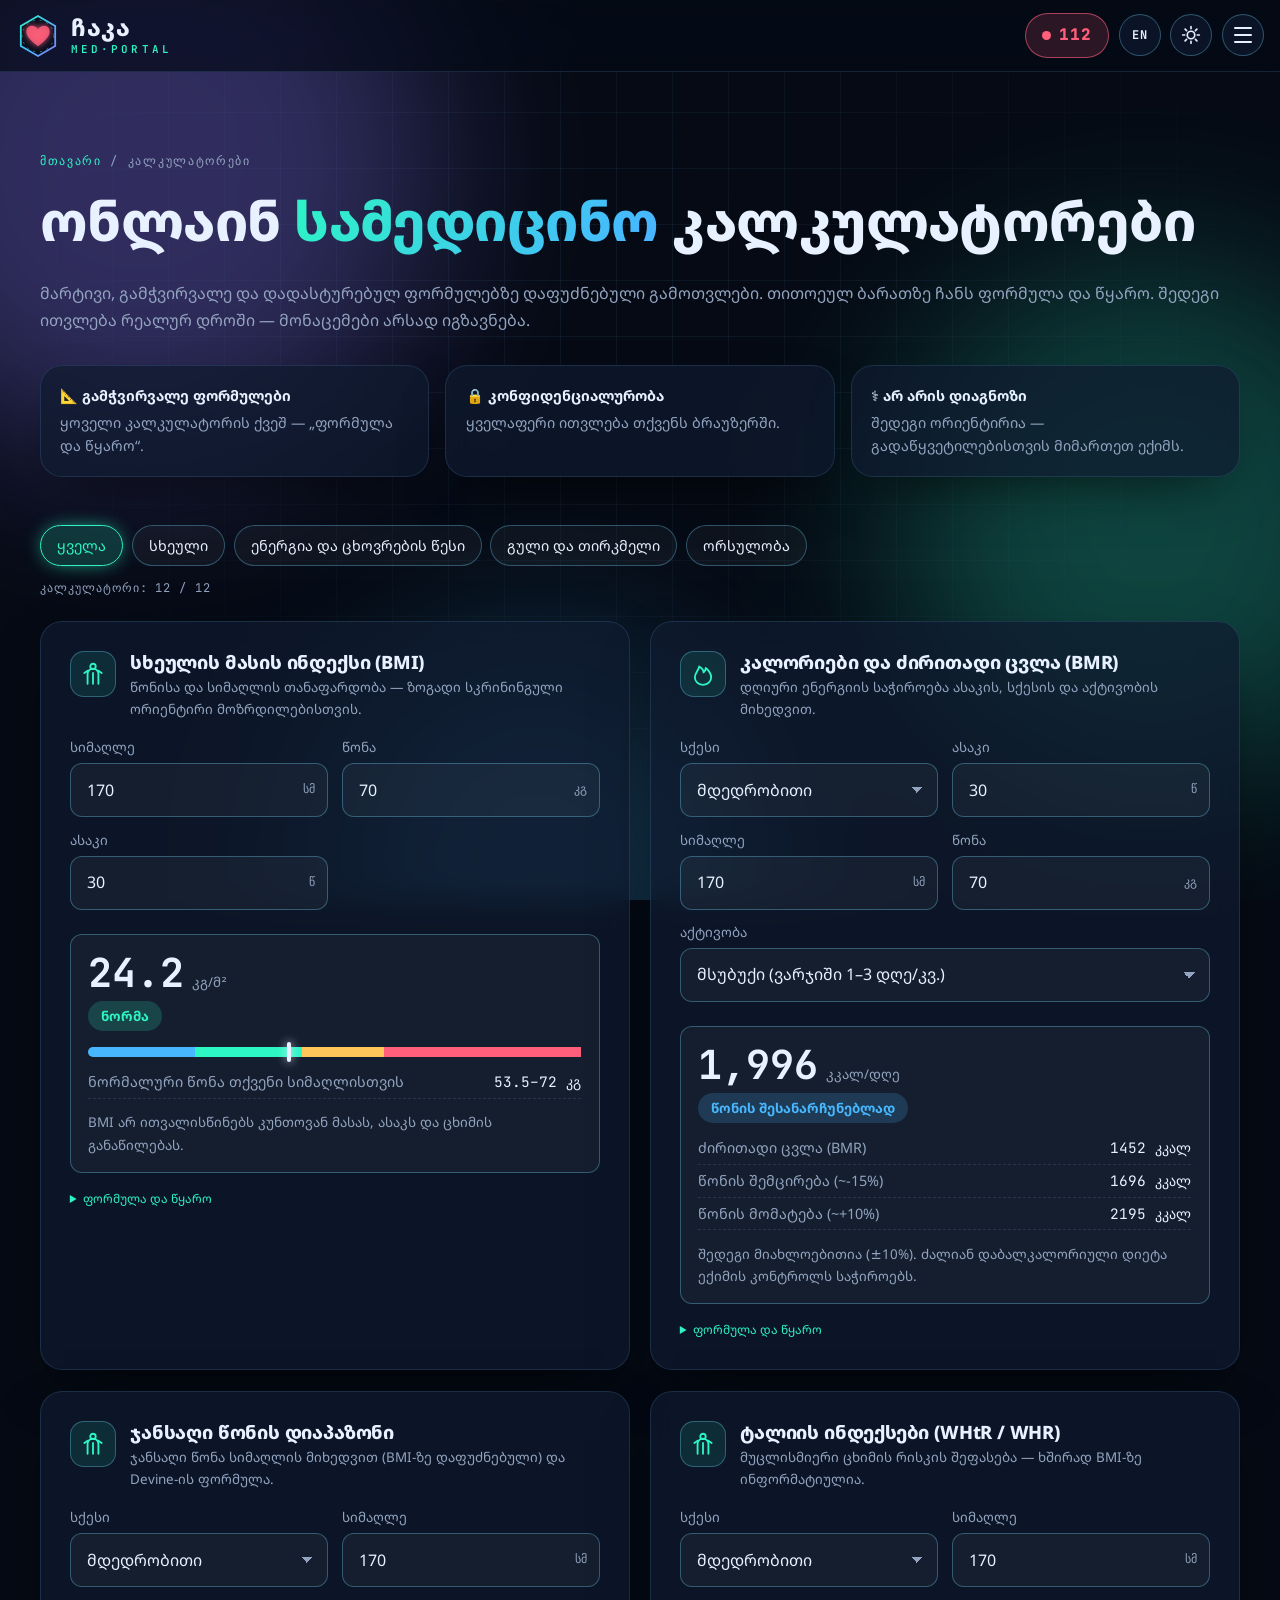
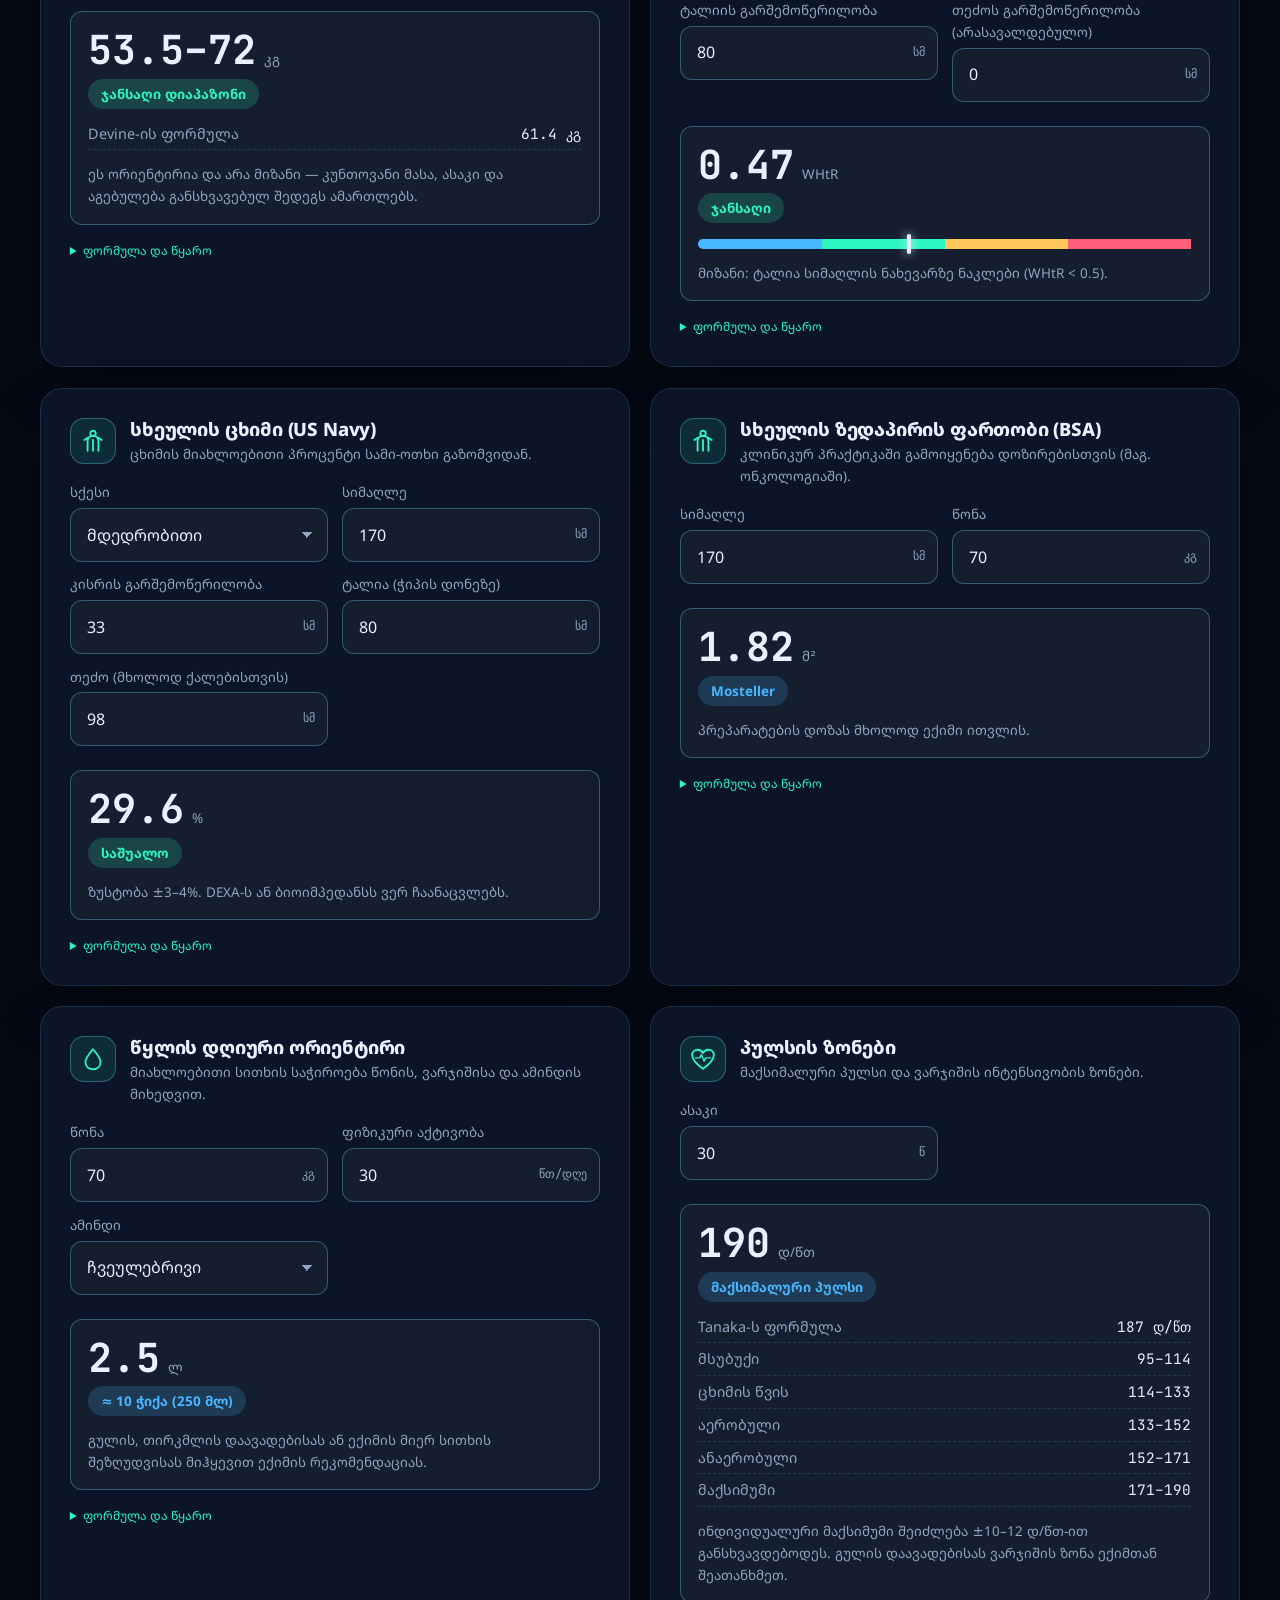
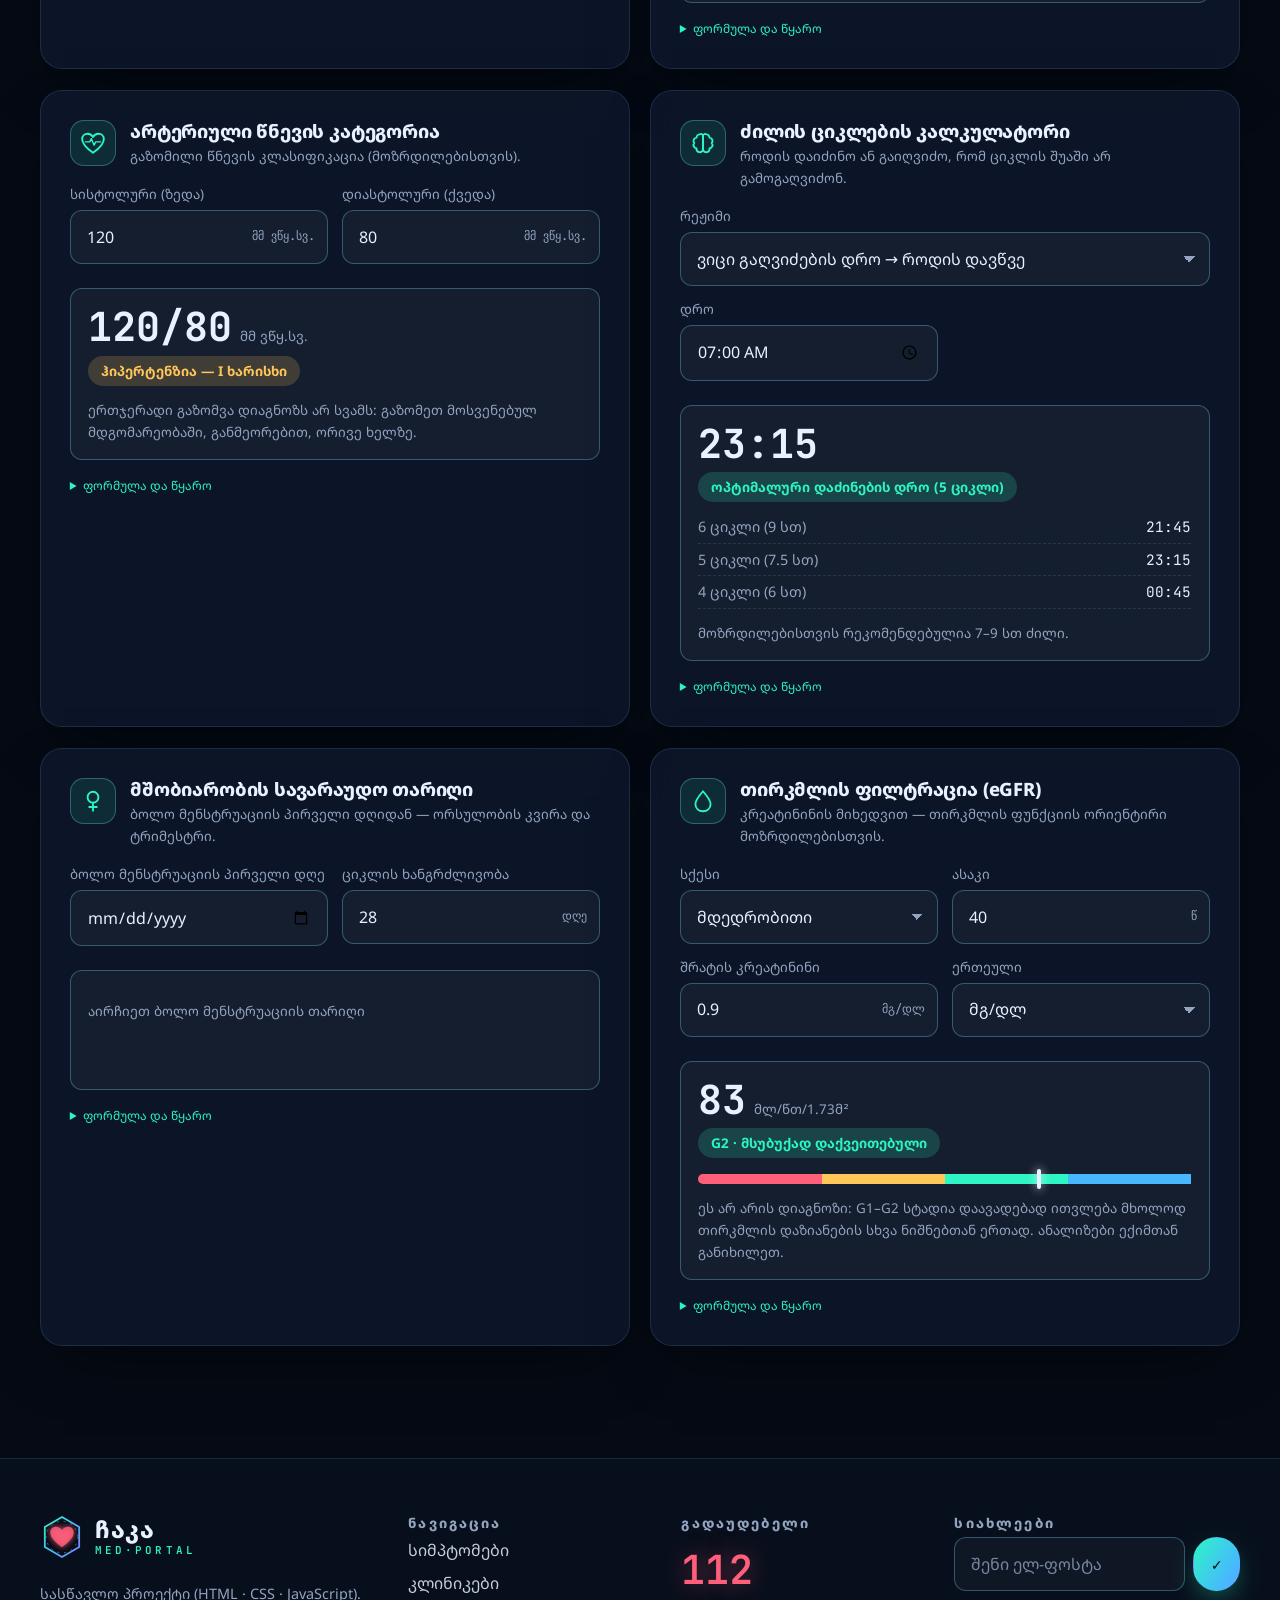
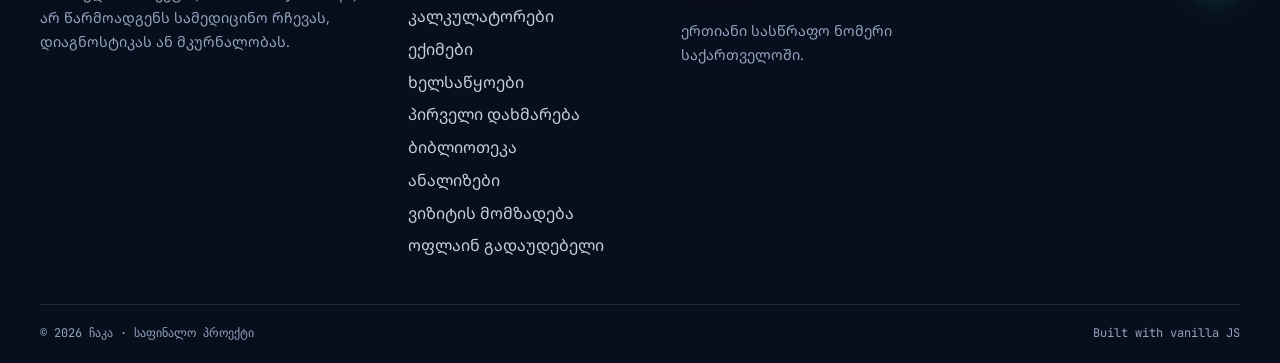
<file: calculators.html>
<!DOCTYPE html>
<html lang="ka" data-theme="dark">
<head>
  <meta charset="utf-8">
  <meta name="viewport" content="width=device-width, initial-scale=1">
  <title>კალკულატორები — ჩაკა</title>
  <meta name="description" content="ონლაინ სამედიცინო კალკულატორები: BMI, კალორიები, წნევა, eGFR, ორსულობის ვადა, პულსი, ძილი და სხვა.">
  <meta name="theme-color" content="#050a14">
  <link rel="manifest" href="manifest.webmanifest">
  <link rel="apple-touch-icon" href="img/icons/apple-touch-icon.png">
  <script>try{if(JSON.parse(localStorage.getItem('chaka.lang'))==='en')document.documentElement.classList.add('i18n-pending')}catch(e){}</script>
  <link rel="icon" href="data:image/svg+xml,%3Csvg xmlns='http://www.w3.org/2000/svg' viewBox='0 0 64 64'%3E%3Cpolygon points='32,3 57,17.5 57,46.5 32,61 7,46.5 7,17.5' fill='%23050a14' stroke='%232df5c4' stroke-width='4'/%3E%3Cpath d='M12 34H24L28 24L34 44L38 30L41 34H52' fill='none' stroke='%232df5c4' stroke-width='4' stroke-linecap='round' stroke-linejoin='round'/%3E%3C/svg%3E">
  <link rel="preconnect" href="https://fonts.googleapis.com">
  <link rel="preconnect" href="https://fonts.gstatic.com" crossorigin>
  <link rel="stylesheet" href="https://fonts.googleapis.com/css2?family=JetBrains+Mono:wght@400;600&family=Noto+Sans+Georgian:wght@400;500;700;800&display=swap" media="print" onload="this.media='all'">
  <noscript><link rel="stylesheet" href="https://fonts.googleapis.com/css2?family=JetBrains+Mono:wght@400;600&family=Noto+Sans+Georgian:wght@400;500;700;800&display=swap"></noscript>
  <link rel="stylesheet" href="css/style.css">
  <link rel="stylesheet" href="css/layout.css">
  <link rel="stylesheet" href="css/components.css">
  <link rel="stylesheet" href="css/animations.css">
  <link rel="stylesheet" href="css/pages.css">
  <link rel="stylesheet" href="css/responsive.css">
</head>
<body>

  <div id="loader" role="status" aria-label="იტვირთება">
    <div class="loader-inner">
      <div data-logo="draw" class="loader-logo"></div>
      <div class="loader-word" aria-hidden="true">ჩ<span>ა</span>კ<span>ა</span></div>
      <div class="loader-bar"><i></i></div>
      <p class="loader-text mono">სისტემის დიაგნოსტიკა…</p>
    </div>
  </div>

  <div class="bg-fx" aria-hidden="true"><i class="blob b1"></i><i class="blob b2"></i><i class="blob b3"></i><i class="grid"></i></div>
  <div id="cursor-glow" aria-hidden="true"></div>
  <div class="scroll-progress" aria-hidden="true"><span></span></div>

  <a class="skip-link" href="#main">გადასვლა შინაარსზე</a>

  <header class="site-header" id="top">
    <div class="container header-row">
      <a href="index.html" class="brand">
        <span data-logo="mark" class="brand-mark"></span>
        <span class="brand-name">ჩაკა<small class="mono">MED·PORTAL</small></span>
      </a>
      <nav class="main-nav" id="main-nav" aria-label="მთავარი მენიუ">
        <a href="index.html#symptoms">სიმპტომები</a>
        <a href="index.html#doctors">ექიმები</a>
        <a href="clinics.html">კლინიკები</a>
        <a href="calculators.html" class="current" aria-current="page">კალკულატორები</a>
        <a href="diary.html">დღიური</a>
        <a href="labs.html">ანალიზები</a>
        <a href="index.html#firstaid">პირველი დახმარება</a>
        <a href="index.html#library">ბიბლიოთეკა</a>
        <a href="index.html#contact">კონტაქტი</a>
      </nav>
      <div class="header-actions">
        <a href="tel:112" class="sos-btn" aria-label="გადაუდებელი დახმარება 112"><i class="sos-dot"></i>112</a>
        <button class="icon-btn" id="theme-toggle" type="button" aria-label="თემის შეცვლა" title="ბნელი / ნათელი თემა">
          <svg viewBox="0 0 24 24" width="20" height="20" fill="none" stroke="currentColor" stroke-width="2" stroke-linecap="round"><circle cx="12" cy="12" r="4.5"/><path d="M12 2v2.5M12 19.5V22M2 12h2.5M19.5 12H22M4.9 4.9l1.8 1.8M17.3 17.3l1.8 1.8M4.9 19.1l1.8-1.8M17.3 6.7l1.8-1.8"/></svg>
        </button>
        <button class="icon-btn burger" id="burger" type="button" aria-label="მენიუს გახსნა" aria-expanded="false" aria-controls="main-nav"><span></span><span></span><span></span></button>
      </div>
    </div>
  </header>

  <main id="main">
    <section class="page-hero">
      <div class="container">
        <p class="crumbs mono reveal"><a href="index.html">მთავარი</a> / კალკულატორები</p>
        <h1 class="reveal" style="--d:.05s">ონლაინ <em class="grad-text">სამედიცინო</em> კალკულატორები</h1>
        <p class="section-lead reveal" style="--d:.1s">მარტივი, გამჭვირვალე და დადასტურებულ ფორმულებზე დაფუძნებული გამოთვლები. თითოეულ ბარათზე ჩანს ფორმულა და წყარო. შედეგი ითვლება რეალურ დროში — მონაცემები არსად იგზავნება.</p>
        <div class="trust-row">
          <div class="card reveal"><b>📐 გამჭვირვალე ფორმულები</b>ყოველი კალკულატორის ქვეშ — „ფორმულა და წყარო“.</div>
          <div class="card reveal" style="--d:.08s"><b>🔒 კონფიდენციალურობა</b>ყველაფერი ითვლება თქვენს ბრაუზერში.</div>
          <div class="card reveal" style="--d:.16s"><b>⚕ არ არის დიაგნოზი</b>შედეგი ორიენტირია — გადაწყვეტილებისთვის მიმართეთ ექიმს.</div>
        </div>
      </div>
    </section>
    <section class="section pt-compact">
      <div class="container">
        <div class="chip-wrap reveal" id="calc-groups" role="group" aria-label="კატეგორიები"></div>
        <p class="result-count mono" id="calc-count" aria-live="polite"></p>
        <h2 class="sr-only">კალკულატორები</h2>
        <div class="calc-grid" id="calc-grid"></div>
      </div>
    </section>
  </main>

  <footer class="site-footer">
    <div class="container footer-grid">
      <div>
        <a href="index.html" class="brand"><span data-logo="mark" class="brand-mark"></span><span class="brand-name">ჩაკა<small class="mono">MED·PORTAL</small></span></a>
        <p class="footer-text">სასწავლო პროექტი (HTML · CSS · JavaScript). არ წარმოადგენს სამედიცინო რჩევას, დიაგნოსტიკას ან მკურნალობას.</p>
      </div>
      <div>
        <h2>ნავიგაცია</h2>
        <ul class="footer-links"><li><a href="index.html#symptoms">სიმპტომები</a></li><li><a href="clinics.html">კლინიკები</a></li><li><a href="calculators.html">კალკულატორები</a></li><li><a href="index.html#doctors">ექიმები</a></li><li><a href="index.html#tools">ხელსაწყოები</a></li><li><a href="index.html#firstaid">პირველი დახმარება</a></li><li><a href="index.html#library">ბიბლიოთეკა</a></li><li><a href="labs.html">ანალიზები</a></li><li><a href="prep.html">ვიზიტის მომზადება</a></li><li><a href="emergency.html">ოფლაინ გადაუდებელი</a></li></ul>
      </div>
      <div>
        <h2>გადაუდებელი</h2>
        <p class="footer-sos mono"><a href="tel:112">112</a></p>
        <p class="footer-text">ერთიანი სასწრაფო ნომერი საქართველოში.</p>
      </div>
      <form id="news-form" class="news" novalidate>
        <h2>სიახლეები</h2>
        <div class="news-row"><input class="input" id="news-mail" type="email" placeholder="შენი ელ-ფოსტა" aria-label="ელ-ფოსტა"><button class="btn btn-primary btn-sm" type="submit">✓</button></div>
        <small class="err" data-err="news-mail"></small>
      </form>
    </div>
    <div class="container footer-bottom mono"><span>© <span id="year">2026</span> ჩაკა · საფინალო პროექტი</span><span>Built with vanilla JS</span></div>
  </footer>

  <button id="to-top" class="to-top" type="button" aria-label="ზევით დაბრუნება">↑</button>
  <div id="toasts" class="toasts" aria-live="polite"></div>

  <script src="js/utils.js" defer></script>
  <script src="js/data.js" defer></script>
  <script src="js/logos.js" defer></script>
  <script src="js/effects.js" defer></script>
  <script src="js/calc-defs.js" defer></script>
  <script src="js/calculators.js" defer></script>
  <script src="js/contact.js" defer></script>
  <script src="js/pwa.js" defer></script>
  <script src="js/i18n.js" defer></script>
  <script src="js/page.js" defer></script>
</body>
</html>
</file>
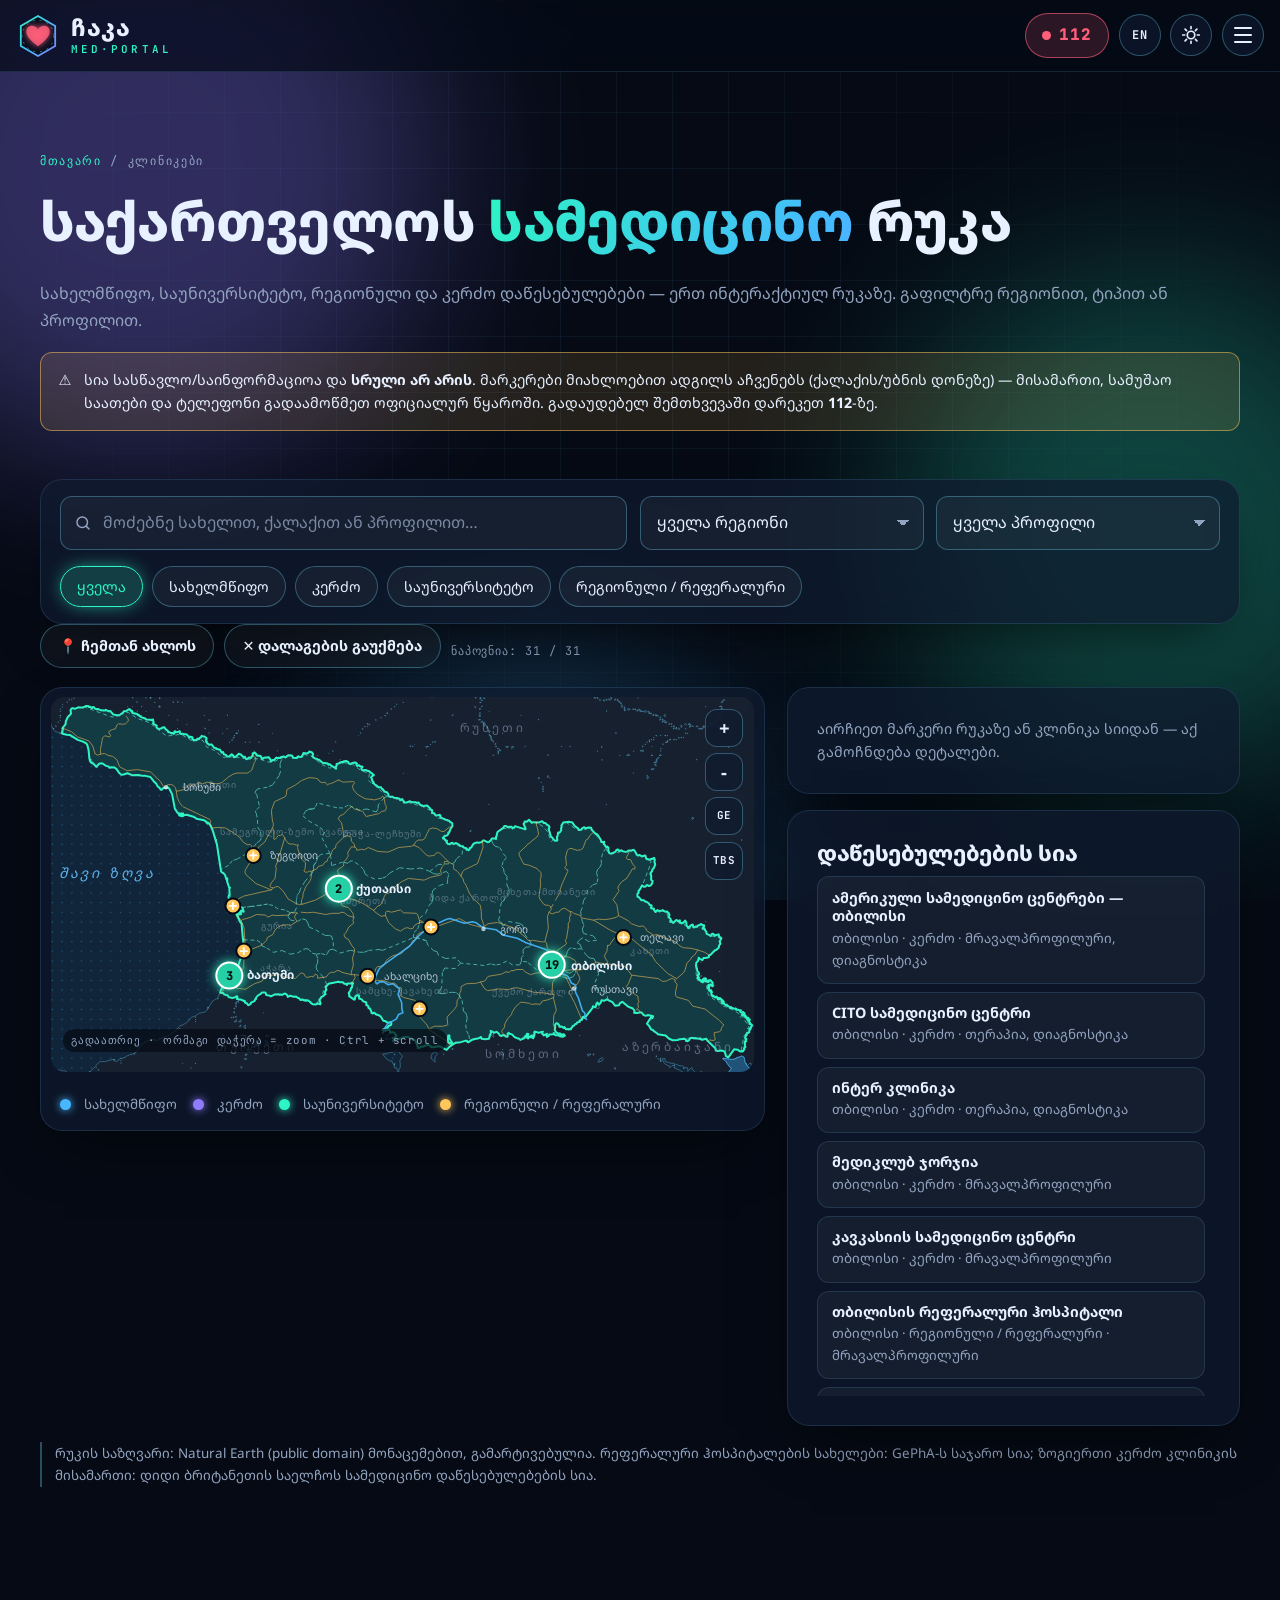
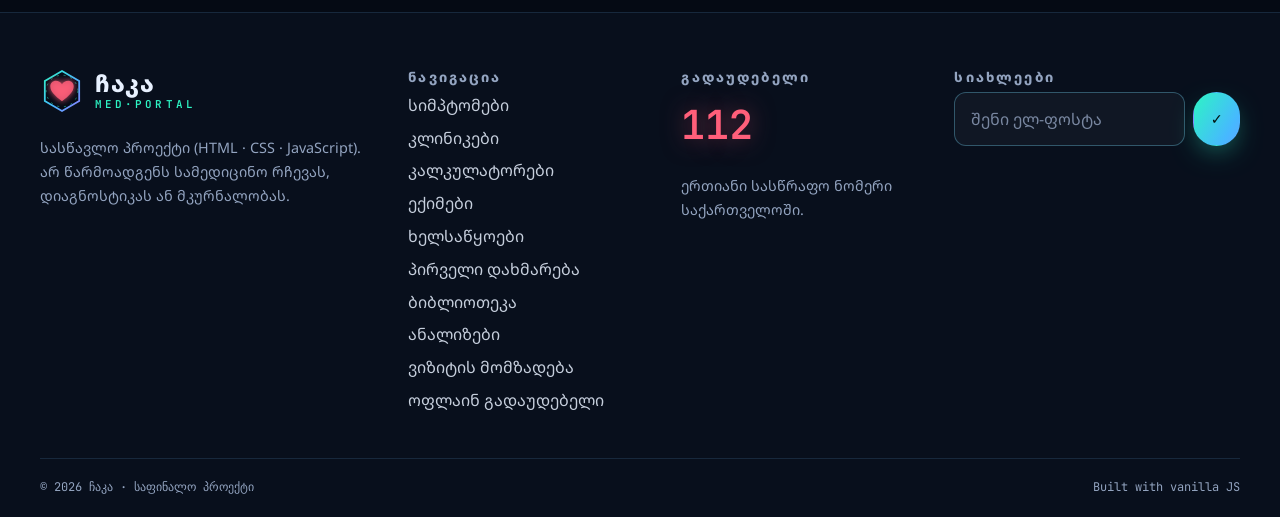
<file: clinics.html>
<!DOCTYPE html>
<html lang="ka" data-theme="dark">
<head>
  <meta charset="utf-8">
  <meta name="viewport" content="width=device-width, initial-scale=1">
  <title>კლინიკები — ჩაკა</title>
  <meta name="description" content="საქართველოს სამედიცინო დაწესებულებების ინტერაქტიული რუკა: სახელმწიფო, კერძო, საუნივერსიტეტო და რეგიონული კლინიკები.">
  <meta name="theme-color" content="#050a14">
  <link rel="manifest" href="manifest.webmanifest">
  <link rel="apple-touch-icon" href="img/icons/apple-touch-icon.png">
  <script>try{if(JSON.parse(localStorage.getItem('chaka.lang'))==='en')document.documentElement.classList.add('i18n-pending')}catch(e){}</script>
  <link rel="icon" href="data:image/svg+xml,%3Csvg xmlns='http://www.w3.org/2000/svg' viewBox='0 0 64 64'%3E%3Cpolygon points='32,3 57,17.5 57,46.5 32,61 7,46.5 7,17.5' fill='%23050a14' stroke='%232df5c4' stroke-width='4'/%3E%3Cpath d='M12 34H24L28 24L34 44L38 30L41 34H52' fill='none' stroke='%232df5c4' stroke-width='4' stroke-linecap='round' stroke-linejoin='round'/%3E%3C/svg%3E">
  <link rel="preconnect" href="https://fonts.googleapis.com">
  <link rel="preconnect" href="https://fonts.gstatic.com" crossorigin>
  <link rel="stylesheet" href="https://fonts.googleapis.com/css2?family=JetBrains+Mono:wght@400;600&family=Noto+Sans+Georgian:wght@400;500;700;800&display=swap" media="print" onload="this.media='all'">
  <noscript><link rel="stylesheet" href="https://fonts.googleapis.com/css2?family=JetBrains+Mono:wght@400;600&family=Noto+Sans+Georgian:wght@400;500;700;800&display=swap"></noscript>
  <link rel="stylesheet" href="css/style.css">
  <link rel="stylesheet" href="css/layout.css">
  <link rel="stylesheet" href="css/components.css">
  <link rel="stylesheet" href="css/animations.css">
  <link rel="stylesheet" href="css/pages.css">
  <link rel="stylesheet" href="css/responsive.css">
</head>
<body>

  <div id="loader" role="status" aria-label="იტვირთება">
    <div class="loader-inner">
      <div data-logo="draw" class="loader-logo"></div>
      <div class="loader-word" aria-hidden="true">ჩ<span>ა</span>კ<span>ა</span></div>
      <div class="loader-bar"><i></i></div>
      <p class="loader-text mono">სისტემის დიაგნოსტიკა…</p>
    </div>
  </div>

  <div class="bg-fx" aria-hidden="true"><i class="blob b1"></i><i class="blob b2"></i><i class="blob b3"></i><i class="grid"></i></div>
  <div id="cursor-glow" aria-hidden="true"></div>
  <div class="scroll-progress" aria-hidden="true"><span></span></div>

  <a class="skip-link" href="#main">გადასვლა შინაარსზე</a>

  <header class="site-header" id="top">
    <div class="container header-row">
      <a href="index.html" class="brand">
        <span data-logo="mark" class="brand-mark"></span>
        <span class="brand-name">ჩაკა<small class="mono">MED·PORTAL</small></span>
      </a>
      <nav class="main-nav" id="main-nav" aria-label="მთავარი მენიუ">
        <a href="index.html#symptoms">სიმპტომები</a>
        <a href="index.html#doctors">ექიმები</a>
        <a href="clinics.html" class="current" aria-current="page">კლინიკები</a>
        <a href="calculators.html">კალკულატორები</a>
        <a href="diary.html">დღიური</a>
        <a href="labs.html">ანალიზები</a>
        <a href="index.html#firstaid">პირველი დახმარება</a>
        <a href="index.html#library">ბიბლიოთეკა</a>
        <a href="index.html#contact">კონტაქტი</a>
      </nav>
      <div class="header-actions">
        <a href="tel:112" class="sos-btn" aria-label="გადაუდებელი დახმარება 112"><i class="sos-dot"></i>112</a>
        <button class="icon-btn" id="theme-toggle" type="button" aria-label="თემის შეცვლა" title="ბნელი / ნათელი თემა">
          <svg viewBox="0 0 24 24" width="20" height="20" fill="none" stroke="currentColor" stroke-width="2" stroke-linecap="round"><circle cx="12" cy="12" r="4.5"/><path d="M12 2v2.5M12 19.5V22M2 12h2.5M19.5 12H22M4.9 4.9l1.8 1.8M17.3 17.3l1.8 1.8M4.9 19.1l1.8-1.8M17.3 6.7l1.8-1.8"/></svg>
        </button>
        <button class="icon-btn burger" id="burger" type="button" aria-label="მენიუს გახსნა" aria-expanded="false" aria-controls="main-nav"><span></span><span></span><span></span></button>
      </div>
    </div>
  </header>

  <main id="main">
    <section class="page-hero">
      <div class="container">
        <p class="crumbs mono reveal"><a href="index.html">მთავარი</a> / კლინიკები</p>
        <h1 class="reveal" style="--d:.05s">საქართველოს <em class="grad-text">სამედიცინო</em> რუკა</h1>
        <p class="section-lead reveal" style="--d:.1s">სახელმწიფო, საუნივერსიტეტო, რეგიონული და კერძო დაწესებულებები — ერთ ინტერაქტიულ რუკაზე. გაფილტრე რეგიონით, ტიპით ან პროფილით.</p>
        <div class="warn-banner reveal" style="--d:.15s"><span aria-hidden="true">⚠</span><div>სია სასწავლო/საინფორმაციოა და <b>სრული არ არის</b>. მარკერები მიახლოებით ადგილს აჩვენებს (ქალაქის/უბნის დონეზე) — მისამართი, სამუშაო საათები და ტელეფონი გადაამოწმეთ ოფიციალურ წყაროში. გადაუდებელ შემთხვევაში დარეკეთ <b>112</b>-ზე.</div></div>
      </div>
    </section>

    <section class="section pt-compact">
      <div class="container">
        <div class="toolbar card reveal">
          <div class="filters-grid w-full">
            <div class="search-box"><svg viewBox="0 0 24 24" width="18" height="18" fill="none" stroke="currentColor" stroke-width="2" stroke-linecap="round"><circle cx="11" cy="11" r="7"/><path d="M20 20l-3.5-3.5"/></svg><input type="search" id="f-search" class="input" placeholder="მოძებნე სახელით, ქალაქით ან პროფილით…" aria-label="კლინიკის ძებნა"></div>
            <select id="f-region" class="input" aria-label="რეგიონი"><option value="all">ყველა რეგიონი</option></select>
            <select id="f-profile" class="input" aria-label="პროფილი"><option value="all">ყველა პროფილი</option></select>
          </div>
          <div class="chip-wrap" id="f-types" role="group" aria-label="ტიპი"></div>
        </div>
        <div class="near-row"><button type="button" class="btn btn-ghost btn-sm" id="near-me">📍 ჩემთან ახლოს</button><button type="button" class="btn btn-ghost btn-sm" id="near-clear" hidden>✕ დალაგების გაუქმება</button><p class="result-count mono" id="clinic-count" aria-live="polite"></p></div>

        <div class="map-layout">
          <div class="card map-card reveal">
            <div class="map-wrap">
              <svg id="geo-map" class="geo-svg" viewBox="0 0 1013 540"></svg>
              <div class="map-ctl">
                <button type="button" id="zoom-in" aria-label="გადიდება">+</button>
                <button type="button" id="zoom-out" aria-label="დაპატარავება">−</button>
                <button type="button" id="zoom-reset" class="txt" aria-label="მთელი საქართველო" title="მთელი საქართველო">GE</button>
                <button type="button" id="zoom-tbilisi" class="txt" aria-label="თბილისი" title="თბილისი">TBS</button>
              </div>
              <p class="map-hint">გადაათრიე · ორმაგი დაჭერა = zoom · Ctrl + scroll</p>
            </div>
            <div class="legend" id="legend"></div>
          </div>
          <aside class="clinic-side">
            <div class="card" id="clinic-detail" aria-live="polite"></div>
            <div class="card"><h2 class="subhead">დაწესებულებების სია</h2><div class="clinic-list" id="clinic-list"></div></div>
          </aside>
        </div>
        <p class="note">რუკის საზღვარი: Natural Earth (public domain) მონაცემებით, გამარტივებულია. რეფერალური ჰოსპიტალების სახელები: GePhA-ს საჯარო სია; ზოგიერთი კერძო კლინიკის მისამართი: დიდი ბრიტანეთის საელჩოს სამედიცინო დაწესებულებების სია.</p>
      </div>
    </section>
  </main>

  <footer class="site-footer">
    <div class="container footer-grid">
      <div>
        <a href="index.html" class="brand"><span data-logo="mark" class="brand-mark"></span><span class="brand-name">ჩაკა<small class="mono">MED·PORTAL</small></span></a>
        <p class="footer-text">სასწავლო პროექტი (HTML · CSS · JavaScript). არ წარმოადგენს სამედიცინო რჩევას, დიაგნოსტიკას ან მკურნალობას.</p>
      </div>
      <div>
        <h2>ნავიგაცია</h2>
        <ul class="footer-links"><li><a href="index.html#symptoms">სიმპტომები</a></li><li><a href="clinics.html">კლინიკები</a></li><li><a href="calculators.html">კალკულატორები</a></li><li><a href="index.html#doctors">ექიმები</a></li><li><a href="index.html#tools">ხელსაწყოები</a></li><li><a href="index.html#firstaid">პირველი დახმარება</a></li><li><a href="index.html#library">ბიბლიოთეკა</a></li><li><a href="labs.html">ანალიზები</a></li><li><a href="prep.html">ვიზიტის მომზადება</a></li><li><a href="emergency.html">ოფლაინ გადაუდებელი</a></li></ul>
      </div>
      <div>
        <h2>გადაუდებელი</h2>
        <p class="footer-sos mono"><a href="tel:112">112</a></p>
        <p class="footer-text">ერთიანი სასწრაფო ნომერი საქართველოში.</p>
      </div>
      <form id="news-form" class="news" novalidate>
        <h2>სიახლეები</h2>
        <div class="news-row"><input class="input" id="news-mail" type="email" placeholder="შენი ელ-ფოსტა" aria-label="ელ-ფოსტა"><button class="btn btn-primary btn-sm" type="submit">✓</button></div>
        <small class="err" data-err="news-mail"></small>
      </form>
    </div>
    <div class="container footer-bottom mono"><span>© <span id="year">2026</span> ჩაკა · საფინალო პროექტი</span><span>Built with vanilla JS</span></div>
  </footer>

  <button id="to-top" class="to-top" type="button" aria-label="ზევით დაბრუნება">↑</button>
  <div id="toasts" class="toasts" aria-live="polite"></div>

  <script src="js/utils.js" defer></script>
  <script src="js/data.js" defer></script>
  <script src="js/logos.js" defer></script>
  <script src="js/effects.js" defer></script>
  <script src="js/clinics-data.js" defer></script>
  <script src="js/georgia-geo.js" defer></script>
  <script src="js/map.js" defer></script>
  <script src="js/page-clinics.js" defer></script>
  <script src="js/contact.js" defer></script>
  <script src="js/pwa.js" defer></script>
  <script src="js/i18n.js" defer></script>
  <script src="js/page.js" defer></script>
</body>
</html>
</file>
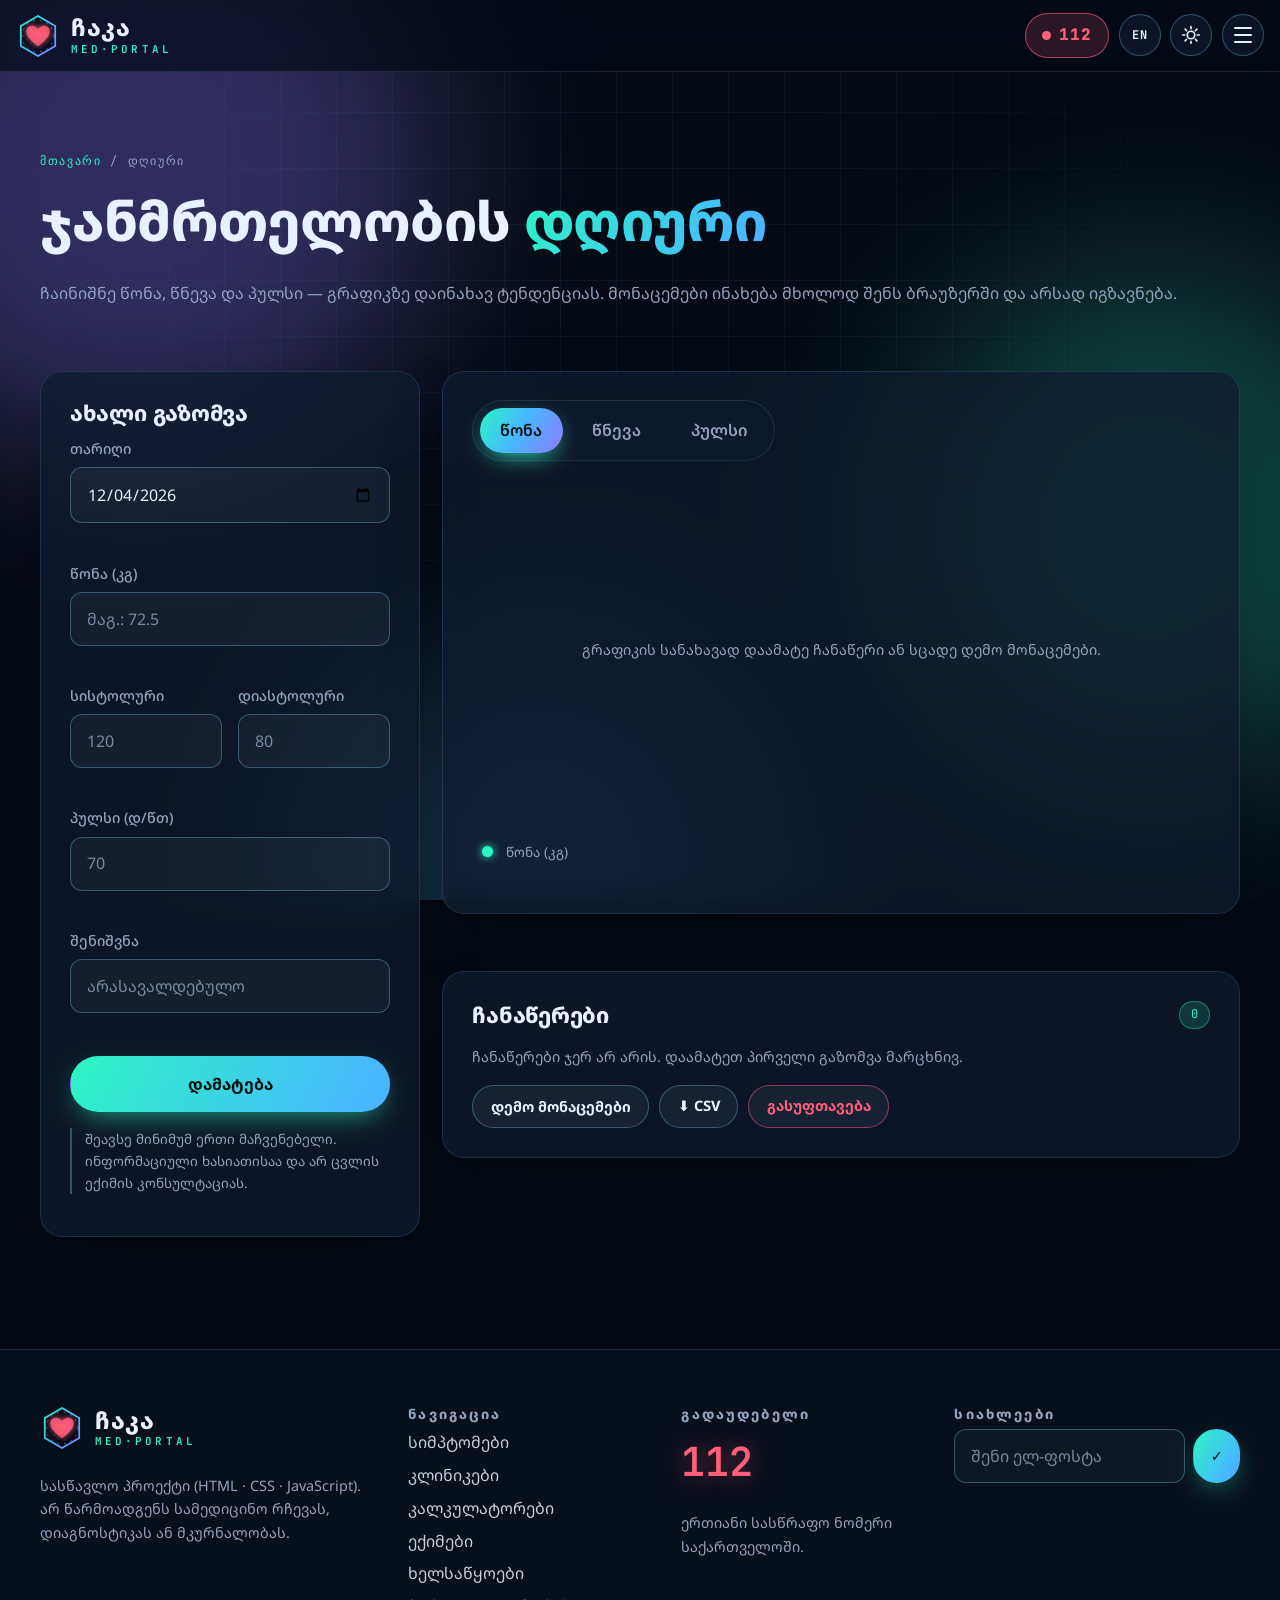
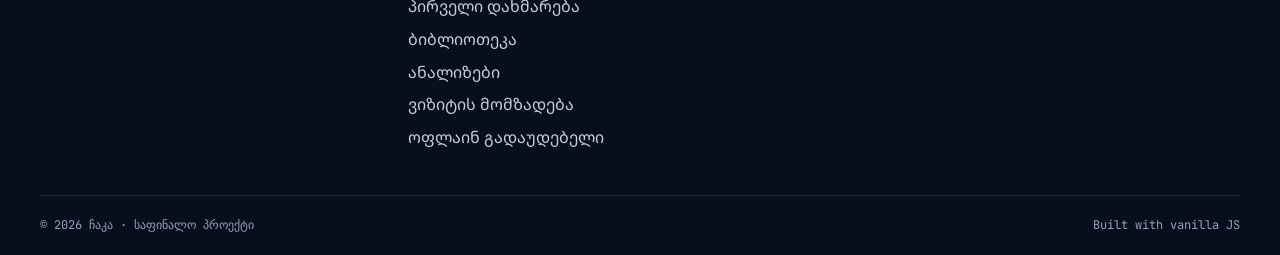
<file: diary.html>
<!DOCTYPE html>
<html lang="ka" data-theme="dark">
<head>
  <meta charset="utf-8">
  <meta name="viewport" content="width=device-width, initial-scale=1">
  <title>ჯანმრთელობის დღიური — ჩაკა</title>
  <meta name="description" content="პირადი დღიური: წონის, წნევისა და პულსის ჩაწერა და გრაფიკი. მონაცემები ინახება მხოლოდ შენს ბრაუზერში.">
  <meta name="theme-color" content="#050a14">
  <link rel="manifest" href="manifest.webmanifest">
  <link rel="apple-touch-icon" href="img/icons/apple-touch-icon.png">
  <script>try{if(JSON.parse(localStorage.getItem('chaka.lang'))==='en')document.documentElement.classList.add('i18n-pending')}catch(e){}</script>
  <link rel="icon" href="data:image/svg+xml,%3Csvg xmlns='http://www.w3.org/2000/svg' viewBox='0 0 64 64'%3E%3Cpolygon points='32,3 57,17.5 57,46.5 32,61 7,46.5 7,17.5' fill='%23050a14' stroke='%232df5c4' stroke-width='4'/%3E%3Cpath d='M12 34H24L28 24L34 44L38 30L41 34H52' fill='none' stroke='%232df5c4' stroke-width='4' stroke-linecap='round' stroke-linejoin='round'/%3E%3C/svg%3E">
  <link rel="preconnect" href="https://fonts.googleapis.com">
  <link rel="preconnect" href="https://fonts.gstatic.com" crossorigin>
  <link rel="stylesheet" href="https://fonts.googleapis.com/css2?family=JetBrains+Mono:wght@400;600&family=Noto+Sans+Georgian:wght@400;500;700;800&display=swap" media="print" onload="this.media='all'">
  <noscript><link rel="stylesheet" href="https://fonts.googleapis.com/css2?family=JetBrains+Mono:wght@400;600&family=Noto+Sans+Georgian:wght@400;500;700;800&display=swap"></noscript>
  <link rel="stylesheet" href="css/style.css">
  <link rel="stylesheet" href="css/layout.css">
  <link rel="stylesheet" href="css/components.css">
  <link rel="stylesheet" href="css/animations.css">
  <link rel="stylesheet" href="css/pages.css">
  <link rel="stylesheet" href="css/responsive.css">
</head>
<body>

  <div id="loader" role="status" aria-label="იტვირთება">
    <div class="loader-inner">
      <div data-logo="draw" class="loader-logo"></div>
      <div class="loader-word" aria-hidden="true">ჩ<span>ა</span>კ<span>ა</span></div>
      <div class="loader-bar"><i></i></div>
      <p class="loader-text mono">სისტემის დიაგნოსტიკა…</p>
    </div>
  </div>

  <div class="bg-fx" aria-hidden="true"><i class="blob b1"></i><i class="blob b2"></i><i class="blob b3"></i><i class="grid"></i></div>
  <div id="cursor-glow" aria-hidden="true"></div>
  <div class="scroll-progress" aria-hidden="true"><span></span></div>

  <a class="skip-link" href="#main">გადასვლა შინაარსზე</a>

  <header class="site-header" id="top">
    <div class="container header-row">
      <a href="index.html" class="brand">
        <span data-logo="mark" class="brand-mark"></span>
        <span class="brand-name">ჩაკა<small class="mono">MED·PORTAL</small></span>
      </a>
      <nav class="main-nav" id="main-nav" aria-label="მთავარი მენიუ">
        <a href="index.html#symptoms">სიმპტომები</a>
        <a href="index.html#doctors">ექიმები</a>
        <a href="clinics.html">კლინიკები</a>
        <a href="calculators.html">კალკულატორები</a>
        <a href="diary.html" class="current" aria-current="page">დღიური</a>
        <a href="labs.html">ანალიზები</a>
        <a href="index.html#firstaid">პირველი დახმარება</a>
        <a href="index.html#library">ბიბლიოთეკა</a>
        <a href="index.html#contact">კონტაქტი</a>
      </nav>
      <div class="header-actions">
        <a href="tel:112" class="sos-btn" aria-label="გადაუდებელი დახმარება 112"><i class="sos-dot"></i>112</a>
        <button class="icon-btn" id="theme-toggle" type="button" aria-label="თემის შეცვლა" title="ბნელი / ნათელი თემა">
          <svg viewBox="0 0 24 24" width="20" height="20" fill="none" stroke="currentColor" stroke-width="2" stroke-linecap="round"><circle cx="12" cy="12" r="4.5"/><path d="M12 2v2.5M12 19.5V22M2 12h2.5M19.5 12H22M4.9 4.9l1.8 1.8M17.3 17.3l1.8 1.8M4.9 19.1l1.8-1.8M17.3 6.7l1.8-1.8"/></svg>
        </button>
        <button class="icon-btn burger" id="burger" type="button" aria-label="მენიუს გახსნა" aria-expanded="false" aria-controls="main-nav"><span></span><span></span><span></span></button>
      </div>
    </div>
  </header>

  <main id="main">
    <section class="page-hero">
      <div class="container">
        <p class="crumbs mono reveal"><a href="index.html">მთავარი</a> / დღიური</p>
        <h1 class="reveal" style="--d:.05s">ჯანმრთელობის <em class="grad-text">დღიური</em></h1>
        <p class="section-lead reveal" style="--d:.1s">ჩაინიშნე წონა, წნევა და პულსი — გრაფიკზე დაინახავ ტენდენციას. მონაცემები ინახება მხოლოდ შენს ბრაუზერში და არსად იგზავნება.</p>
      </div>
    </section>

    <section class="section pt-compact">
      <div class="container diary-layout">
        <form id="diary-form" class="card reveal" novalidate>
          <h2 class="subhead">ახალი გაზომვა</h2>
          <div class="form-row"><label for="d-date">თარიღი</label><input class="input" type="date" id="d-date"><small class="err" data-err="d-date"></small></div>
          <div class="form-row"><label for="d-weight">წონა (კგ)</label><input class="input" type="number" id="d-weight" step="0.1" inputmode="decimal" placeholder="მაგ.: 72.5"><small class="err" data-err="d-weight"></small></div>
          <div class="form-2">
            <div class="form-row"><label for="d-sys">სისტოლური</label><input class="input" type="number" id="d-sys" inputmode="numeric" placeholder="120"><small class="err" data-err="d-sys"></small></div>
            <div class="form-row"><label for="d-dia">დიასტოლური</label><input class="input" type="number" id="d-dia" inputmode="numeric" placeholder="80"><small class="err" data-err="d-dia"></small></div>
          </div>
          <div class="form-row"><label for="d-pulse">პულსი (დ/წთ)</label><input class="input" type="number" id="d-pulse" inputmode="numeric" placeholder="70"><small class="err" data-err="d-pulse"></small></div>
          <div class="form-row"><label for="d-note">შენიშვნა</label><input class="input" type="text" id="d-note" maxlength="120" placeholder="არასავალდებულო"></div>
          <small class="err" id="d-form-err" role="alert"></small>
          <button class="btn btn-primary btn-block" type="submit">დამატება</button>
          <p class="note">შეავსე მინიმუმ ერთი მაჩვენებელი. ინფორმაციული ხასიათისაა და არ ცვლის ექიმის კონსულტაციას.</p>
        </form>

        <div class="diary-main">
          <div class="card reveal">
            <div class="tabs" role="tablist" aria-label="მაჩვენებელი" id="d-tabs"></div>
            <div class="chart-wrap"><canvas id="d-chart" role="img" aria-label="ჯანმრთელობის მაჩვენებლების გრაფიკი"></canvas><p id="d-empty" class="empty-note chart-empty">გრაფიკის სანახავად დაამატე ჩანაწერი ან სცადე დემო მონაცემები.</p></div>
            <div class="legend" id="d-legend"></div>
            <div class="d-stats" id="d-stats"></div>
          </div>
          <div class="card reveal bookings">
            <div class="bookings-head"><h2 class="subhead">ჩანაწერები</h2><span class="mono tag" id="d-count">0</span></div>
            <ul id="d-list" class="bookings-list"></ul>
            <div class="diary-actions">
              <button type="button" class="btn btn-ghost btn-sm" id="d-demo">დემო მონაცემები</button>
              <button type="button" class="btn btn-ghost btn-sm" id="d-export">⬇ CSV</button>
              <button type="button" class="btn btn-ghost btn-sm btn-danger" id="d-clear">გასუფთავება</button>
            </div>
          </div>
        </div>
      </div>
    </section>
  </main>

  <footer class="site-footer">
    <div class="container footer-grid">
      <div>
        <a href="index.html" class="brand"><span data-logo="mark" class="brand-mark"></span><span class="brand-name">ჩაკა<small class="mono">MED·PORTAL</small></span></a>
        <p class="footer-text">სასწავლო პროექტი (HTML · CSS · JavaScript). არ წარმოადგენს სამედიცინო რჩევას, დიაგნოსტიკას ან მკურნალობას.</p>
      </div>
      <div>
        <h2>ნავიგაცია</h2>
        <ul class="footer-links"><li><a href="index.html#symptoms">სიმპტომები</a></li><li><a href="clinics.html">კლინიკები</a></li><li><a href="calculators.html">კალკულატორები</a></li><li><a href="index.html#doctors">ექიმები</a></li><li><a href="index.html#tools">ხელსაწყოები</a></li><li><a href="index.html#firstaid">პირველი დახმარება</a></li><li><a href="index.html#library">ბიბლიოთეკა</a></li><li><a href="labs.html">ანალიზები</a></li><li><a href="prep.html">ვიზიტის მომზადება</a></li><li><a href="emergency.html">ოფლაინ გადაუდებელი</a></li></ul>
      </div>
      <div>
        <h2>გადაუდებელი</h2>
        <p class="footer-sos mono"><a href="tel:112">112</a></p>
        <p class="footer-text">ერთიანი სასწრაფო ნომერი საქართველოში.</p>
      </div>
      <form id="news-form" class="news" novalidate>
        <h2>სიახლეები</h2>
        <div class="news-row"><input class="input" id="news-mail" type="email" placeholder="შენი ელ-ფოსტა" aria-label="ელ-ფოსტა"><button class="btn btn-primary btn-sm" type="submit">✓</button></div>
        <small class="err" data-err="news-mail"></small>
      </form>
    </div>
    <div class="container footer-bottom mono"><span>© <span id="year">2026</span> ჩაკა · საფინალო პროექტი</span><span>Built with vanilla JS</span></div>
  </footer>

  <button id="to-top" class="to-top" type="button" aria-label="ზევით დაბრუნება">↑</button>
  <div id="toasts" class="toasts" aria-live="polite"></div>

  <script src="js/utils.js" defer></script>
  <script src="js/data.js" defer></script>
  <script src="js/logos.js" defer></script>
  <script src="js/effects.js" defer></script>
  <script src="js/diary.js" defer></script>
  <script src="js/contact.js" defer></script>
  <script src="js/pwa.js" defer></script>
  <script src="js/i18n.js" defer></script>
  <script src="js/page.js" defer></script>
</body>
</html>
</file>
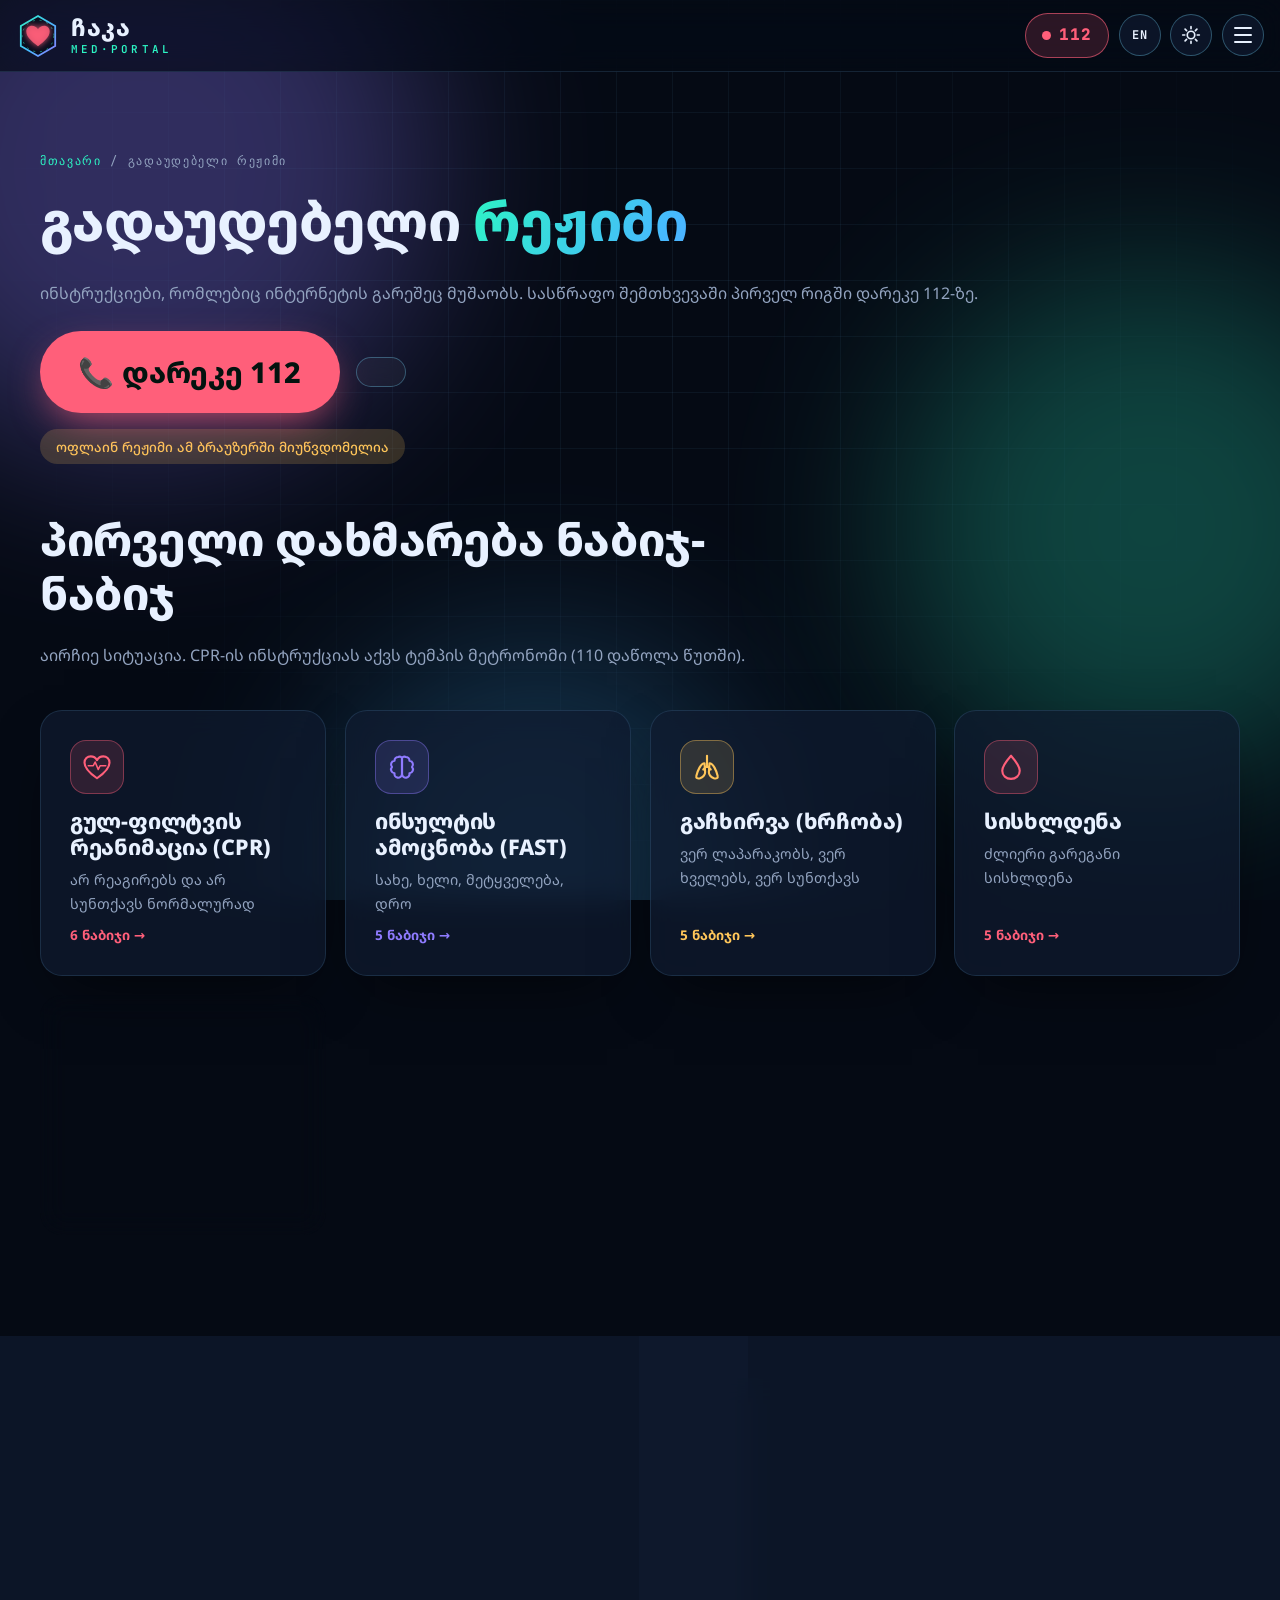
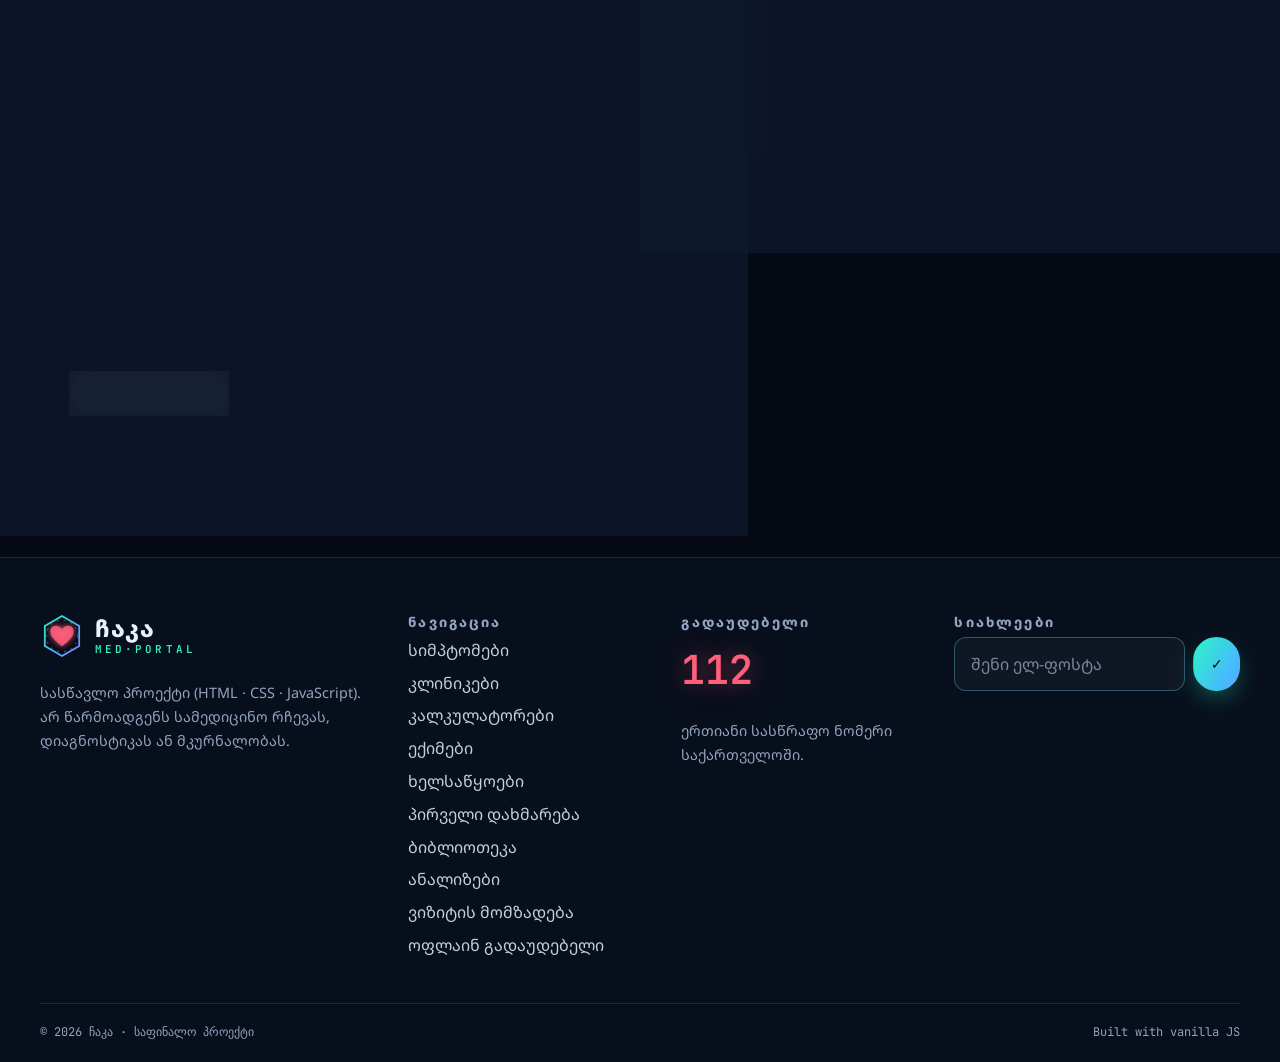
<file: emergency.html>
<!DOCTYPE html>
<html lang="ka" data-theme="dark">
<head>
  <meta charset="utf-8">
  <meta name="viewport" content="width=device-width, initial-scale=1">
  <title>გადაუდებელი რეჟიმი — ჩაკა</title>
  <meta name="description" content="ოფლაინ გადაუდებელი რეჟიმი: პირველი დახმარების ინსტრუქციები, CPR მეტრონომი, 112 და პირადი გადაუდებელი ბარათი ინტერნეტის გარეშეც.">
  <meta name="theme-color" content="#050a14">
  <link rel="manifest" href="manifest.webmanifest">
  <link rel="apple-touch-icon" href="img/icons/apple-touch-icon.png">
  <script>try{if(JSON.parse(localStorage.getItem('chaka.lang'))==='en')document.documentElement.classList.add('i18n-pending')}catch(e){}</script>
  <link rel="icon" href="data:image/svg+xml,%3Csvg xmlns='http://www.w3.org/2000/svg' viewBox='0 0 64 64'%3E%3Cpolygon points='32,3 57,17.5 57,46.5 32,61 7,46.5 7,17.5' fill='%23050a14' stroke='%232df5c4' stroke-width='4'/%3E%3Cpath d='M12 34H24L28 24L34 44L38 30L41 34H52' fill='none' stroke='%232df5c4' stroke-width='4' stroke-linecap='round' stroke-linejoin='round'/%3E%3C/svg%3E">
  <link rel="preconnect" href="https://fonts.googleapis.com">
  <link rel="preconnect" href="https://fonts.gstatic.com" crossorigin>
  <link rel="stylesheet" href="https://fonts.googleapis.com/css2?family=JetBrains+Mono:wght@400;600&family=Noto+Sans+Georgian:wght@400;500;700;800&display=swap" media="print" onload="this.media='all'">
  <noscript><link rel="stylesheet" href="https://fonts.googleapis.com/css2?family=JetBrains+Mono:wght@400;600&family=Noto+Sans+Georgian:wght@400;500;700;800&display=swap"></noscript>
  <link rel="stylesheet" href="css/style.css">
  <link rel="stylesheet" href="css/layout.css">
  <link rel="stylesheet" href="css/components.css">
  <link rel="stylesheet" href="css/animations.css">
  <link rel="stylesheet" href="css/pages.css">
  <link rel="stylesheet" href="css/features.css">
  <link rel="stylesheet" href="css/responsive.css">
</head>
<body data-page="emergency">

  <div id="loader" role="status" aria-label="იტვირთება">
    <div class="loader-inner">
      <div data-logo="draw" class="loader-logo"></div>
      <div class="loader-word" aria-hidden="true">ჩ<span>ა</span>კ<span>ა</span></div>
      <div class="loader-bar"><i></i></div>
      <p class="loader-text mono">სისტემის დიაგნოსტიკა…</p>
    </div>
  </div>

  <div class="bg-fx" aria-hidden="true"><i class="blob b1"></i><i class="blob b2"></i><i class="blob b3"></i><i class="grid"></i></div>
  <div id="cursor-glow" aria-hidden="true"></div>
  <div class="scroll-progress" aria-hidden="true"><span></span></div>

  <a class="skip-link" href="#main">გადასვლა შინაარსზე</a>

  <header class="site-header" id="top">
    <div class="container header-row">
      <a href="index.html" class="brand">
        <span data-logo="mark" class="brand-mark"></span>
        <span class="brand-name">ჩაკა<small class="mono">MED·PORTAL</small></span>
      </a>
      <nav class="main-nav" id="main-nav" aria-label="მთავარი მენიუ">
        <a href="index.html#symptoms">სიმპტომები</a>
        <a href="index.html#doctors">ექიმები</a>
        <a href="clinics.html">კლინიკები</a>
        <a href="calculators.html">კალკულატორები</a>
        <a href="diary.html">დღიური</a>
        <a href="labs.html">ანალიზები</a>
        <a href="index.html#firstaid">პირველი დახმარება</a>
        <a href="index.html#library">ბიბლიოთეკა</a>
        <a href="index.html#contact">კონტაქტი</a>
      </nav>
      <div class="header-actions">
        <a href="tel:112" class="sos-btn" aria-label="გადაუდებელი დახმარება 112"><i class="sos-dot"></i>112</a>
        <button class="icon-btn" id="theme-toggle" type="button" aria-label="თემის შეცვლა" title="ბნელი / ნათელი თემა">
          <svg viewBox="0 0 24 24" width="20" height="20" fill="none" stroke="currentColor" stroke-width="2" stroke-linecap="round"><circle cx="12" cy="12" r="4.5"/><path d="M12 2v2.5M12 19.5V22M2 12h2.5M19.5 12H22M4.9 4.9l1.8 1.8M17.3 17.3l1.8 1.8M4.9 19.1l1.8-1.8M17.3 6.7l1.8-1.8"/></svg>
        </button>
        <button class="icon-btn burger" id="burger" type="button" aria-label="მენიუს გახსნა" aria-expanded="false" aria-controls="main-nav"><span></span><span></span><span></span></button>
      </div>
    </div>
  </header>

  <main id="main">
    <section class="page-hero emergency-hero">
      <div class="container">
        <p class="crumbs mono reveal"><a href="index.html">მთავარი</a> / გადაუდებელი რეჟიმი</p>
        <h1 class="reveal" style="--d:.05s">გადაუდებელი <em class="grad-text">რეჟიმი</em></h1>
        <p class="section-lead reveal" style="--d:.1s">ინსტრუქციები, რომლებიც ინტერნეტის გარეშეც მუშაობს. სასწრაფო შემთხვევაში პირველ რიგში დარეკე 112-ზე.</p>
        <div class="emergency-actions reveal" style="--d:.16s">
          <a class="call-112" href="tel:112"><span aria-hidden="true">📞</span> დარეკე 112</a>
          <a class="btn btn-ghost" id="ec-call" hidden></a>
        </div>
        <p id="offline-status" class="status-pill tone-warn" role="status">…</p>
      </div>
    </section>

    <section class="section pt-compact" id="firstaid">
      <div class="container">
        <header class="section-head reveal">
          <h2>პირველი დახმარება ნაბიჯ-ნაბიჯ</h2>
          <p class="section-lead">აირჩიე სიტუაცია. CPR-ის ინსტრუქციას აქვს ტემპის მეტრონომი (110 დაწოლა წუთში).</p>
        </header>
        <div class="aid-grid" id="aid-grid"></div>
      </div>
    </section>

    <section class="section pt-compact">
      <div class="container emergency-grid">
        <form id="ec-form" class="card reveal" novalidate autocomplete="off">
          <h2 class="subhead">ჩემი გადაუდებელი ბარათი</h2>
          <p class="note">ბარათი ინახება მხოლოდ ამ მოწყობილობაზე და ოფლაინაც ჩანს. შეავსე ის, რაც სასწრაფოს თანამშრომელს დასჭირდება.</p>
          <div class="form-row"><label for="ec-name">სახელი და გვარი</label><input class="input" type="text" id="ec-name" maxlength="80"></div>
          <div class="form-row"><label for="ec-blood">სისხლის ჯგუფი</label>
            <select class="input" id="ec-blood"><option value="">არ ვიცი</option><option>O (I) Rh+</option><option>O (I) Rh−</option><option>A (II) Rh+</option><option>A (II) Rh−</option><option>B (III) Rh+</option><option>B (III) Rh−</option><option>AB (IV) Rh+</option><option>AB (IV) Rh−</option></select></div>
          <div class="form-row"><label for="ec-conditions">ალერგიები, დაავადებები, მედიკამენტები</label><textarea class="input" id="ec-conditions" maxlength="500"></textarea></div>
          <div class="form-2">
            <div class="form-row"><label for="ec-contact-name">ახლობელი</label><input class="input" type="text" id="ec-contact-name" maxlength="60"></div>
            <div class="form-row"><label for="ec-contact-phone">მისი ტელეფონი</label><input class="input" type="tel" id="ec-contact-phone" inputmode="tel" maxlength="20" placeholder="+995 5XX XX XX XX"></div>
          </div>
          <button type="button" class="btn btn-ghost btn-sm btn-danger" id="ec-clear">ბარათის წაშლა</button>
        </form>

        <div class="card reveal install-card">
          <h2 class="subhead">დააინსტალირე აპლიკაცია</h2>
          <p>პორტალი ტელეფონზე ჩვეულებრივ აპლიკაციასავით იხსნება და გადაუდებელი ინსტრუქციები ინტერნეტის გარეშეც მუშაობს.</p>
          <button type="button" class="btn btn-primary" id="install-btn" hidden>⬇ დაინსტალირება</button>
          <p class="note" id="install-hint"></p>
          <p class="note">ამ ინსტრუქციებს არ შეუძლია ექიმის ან სასწრაფოს ჩანაცვლება. საეჭვო შემთხვევაში დარეკე 112-ზე.</p>
        </div>
      </div>
    </section>

    <dialog id="aid-modal" class="modal modal-wide" aria-labelledby="aid-title">
      <form method="dialog" class="modal-close-form"><button class="modal-x" aria-label="დახურვა">✕</button></form>
      <div id="aid-body"></div>
    </dialog>
  
  </main>

  <footer class="site-footer">
    <div class="container footer-grid">
      <div>
        <a href="index.html" class="brand"><span data-logo="mark" class="brand-mark"></span><span class="brand-name">ჩაკა<small class="mono">MED·PORTAL</small></span></a>
        <p class="footer-text">სასწავლო პროექტი (HTML · CSS · JavaScript). არ წარმოადგენს სამედიცინო რჩევას, დიაგნოსტიკას ან მკურნალობას.</p>
      </div>
      <div>
        <h2>ნავიგაცია</h2>
        <ul class="footer-links"><li><a href="index.html#symptoms">სიმპტომები</a></li><li><a href="clinics.html">კლინიკები</a></li><li><a href="calculators.html">კალკულატორები</a></li><li><a href="index.html#doctors">ექიმები</a></li><li><a href="index.html#tools">ხელსაწყოები</a></li><li><a href="index.html#firstaid">პირველი დახმარება</a></li><li><a href="index.html#library">ბიბლიოთეკა</a></li><li><a href="labs.html">ანალიზები</a></li><li><a href="prep.html">ვიზიტის მომზადება</a></li><li><a href="emergency.html">ოფლაინ გადაუდებელი</a></li></ul>
      </div>
      <div>
        <h2>გადაუდებელი</h2>
        <p class="footer-sos mono"><a href="tel:112">112</a></p>
        <p class="footer-text">ერთიანი სასწრაფო ნომერი საქართველოში.</p>
      </div>
      <form id="news-form" class="news" novalidate>
        <h2>სიახლეები</h2>
        <div class="news-row"><input class="input" id="news-mail" type="email" placeholder="შენი ელ-ფოსტა" aria-label="ელ-ფოსტა"><button class="btn btn-primary btn-sm" type="submit">✓</button></div>
        <small class="err" data-err="news-mail"></small>
      </form>
    </div>
    <div class="container footer-bottom mono"><span>© <span id="year">2026</span> ჩაკა · საფინალო პროექტი</span><span>Built with vanilla JS</span></div>
  </footer>

  <button id="to-top" class="to-top" type="button" aria-label="ზევით დაბრუნება">↑</button>
  <div id="toasts" class="toasts" aria-live="polite"></div>

  <script src="js/utils.js" defer></script>
  <script src="js/data.js" defer></script>
  <script src="js/logos.js" defer></script>
  <script src="js/effects.js" defer></script>
  <script src="js/firstaid.js" defer></script>
  <script src="js/pwa.js" defer></script>
  <script src="js/emergency.js" defer></script>
  <script src="js/contact.js" defer></script>
  <script src="js/i18n.js" defer></script>
  <script src="js/page.js" defer></script>
</body>
</html>
</file>
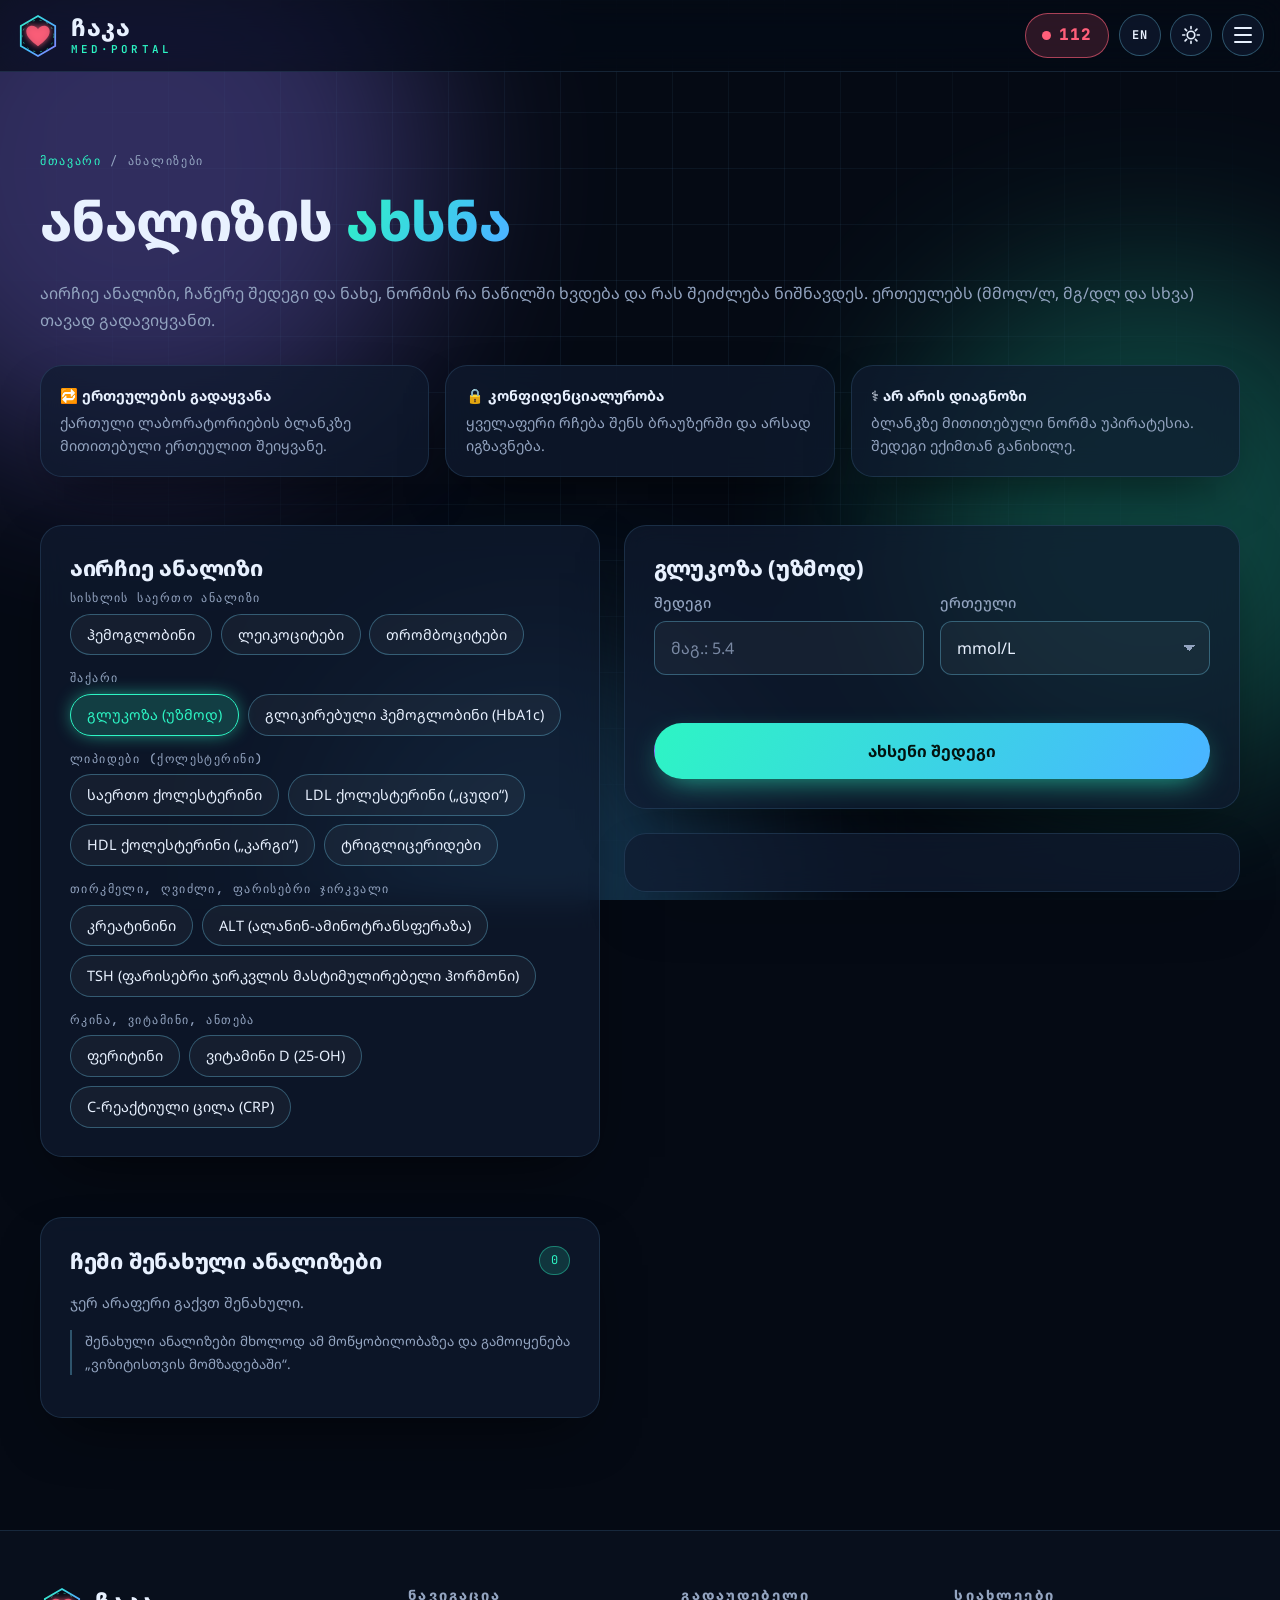
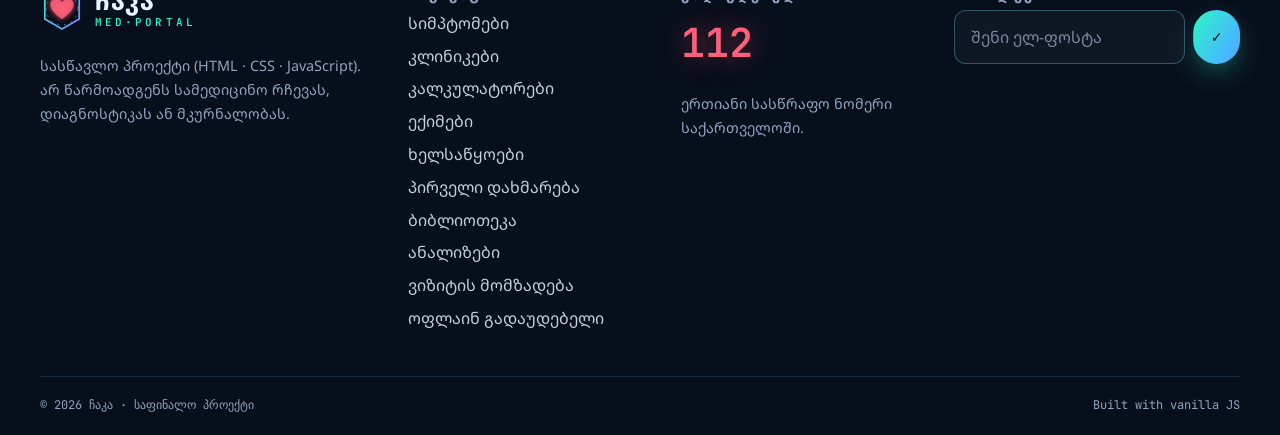
<file: labs.html>
<!DOCTYPE html>
<html lang="ka" data-theme="dark">
<head>
  <meta charset="utf-8">
  <meta name="viewport" content="width=device-width, initial-scale=1">
  <title>ანალიზის ახსნა — ჩაკა</title>
  <meta name="description" content="ლაბორატორიული ანალიზის შედეგის ახსნა გასაგები ენით: ჰემოგლობინი, გლუკოზა, ქოლესტერინი, TSH და სხვა. ერთეულების გადაყვანით.">
  <meta name="theme-color" content="#050a14">
  <link rel="manifest" href="manifest.webmanifest">
  <link rel="apple-touch-icon" href="img/icons/apple-touch-icon.png">
  <script>try{if(JSON.parse(localStorage.getItem('chaka.lang'))==='en')document.documentElement.classList.add('i18n-pending')}catch(e){}</script>
  <link rel="icon" href="data:image/svg+xml,%3Csvg xmlns='http://www.w3.org/2000/svg' viewBox='0 0 64 64'%3E%3Cpolygon points='32,3 57,17.5 57,46.5 32,61 7,46.5 7,17.5' fill='%23050a14' stroke='%232df5c4' stroke-width='4'/%3E%3Cpath d='M12 34H24L28 24L34 44L38 30L41 34H52' fill='none' stroke='%232df5c4' stroke-width='4' stroke-linecap='round' stroke-linejoin='round'/%3E%3C/svg%3E">
  <link rel="preconnect" href="https://fonts.googleapis.com">
  <link rel="preconnect" href="https://fonts.gstatic.com" crossorigin>
  <link rel="stylesheet" href="https://fonts.googleapis.com/css2?family=JetBrains+Mono:wght@400;600&family=Noto+Sans+Georgian:wght@400;500;700;800&display=swap" media="print" onload="this.media='all'">
  <noscript><link rel="stylesheet" href="https://fonts.googleapis.com/css2?family=JetBrains+Mono:wght@400;600&family=Noto+Sans+Georgian:wght@400;500;700;800&display=swap"></noscript>
  <link rel="stylesheet" href="css/style.css">
  <link rel="stylesheet" href="css/layout.css">
  <link rel="stylesheet" href="css/components.css">
  <link rel="stylesheet" href="css/animations.css">
  <link rel="stylesheet" href="css/pages.css">
  <link rel="stylesheet" href="css/features.css">
  <link rel="stylesheet" href="css/responsive.css">
</head>
<body>

  <div id="loader" role="status" aria-label="იტვირთება">
    <div class="loader-inner">
      <div data-logo="draw" class="loader-logo"></div>
      <div class="loader-word" aria-hidden="true">ჩ<span>ა</span>კ<span>ა</span></div>
      <div class="loader-bar"><i></i></div>
      <p class="loader-text mono">სისტემის დიაგნოსტიკა…</p>
    </div>
  </div>

  <div class="bg-fx" aria-hidden="true"><i class="blob b1"></i><i class="blob b2"></i><i class="blob b3"></i><i class="grid"></i></div>
  <div id="cursor-glow" aria-hidden="true"></div>
  <div class="scroll-progress" aria-hidden="true"><span></span></div>

  <a class="skip-link" href="#main">გადასვლა შინაარსზე</a>

  <header class="site-header" id="top">
    <div class="container header-row">
      <a href="index.html" class="brand">
        <span data-logo="mark" class="brand-mark"></span>
        <span class="brand-name">ჩაკა<small class="mono">MED·PORTAL</small></span>
      </a>
      <nav class="main-nav" id="main-nav" aria-label="მთავარი მენიუ">
        <a href="index.html#symptoms">სიმპტომები</a>
        <a href="index.html#doctors">ექიმები</a>
        <a href="clinics.html">კლინიკები</a>
        <a href="calculators.html">კალკულატორები</a>
        <a href="diary.html">დღიური</a>
        <a href="labs.html" class="current" aria-current="page">ანალიზები</a>
        <a href="index.html#firstaid">პირველი დახმარება</a>
        <a href="index.html#library">ბიბლიოთეკა</a>
        <a href="index.html#contact">კონტაქტი</a>
      </nav>
      <div class="header-actions">
        <a href="tel:112" class="sos-btn" aria-label="გადაუდებელი დახმარება 112"><i class="sos-dot"></i>112</a>
        <button class="icon-btn" id="theme-toggle" type="button" aria-label="თემის შეცვლა" title="ბნელი / ნათელი თემა">
          <svg viewBox="0 0 24 24" width="20" height="20" fill="none" stroke="currentColor" stroke-width="2" stroke-linecap="round"><circle cx="12" cy="12" r="4.5"/><path d="M12 2v2.5M12 19.5V22M2 12h2.5M19.5 12H22M4.9 4.9l1.8 1.8M17.3 17.3l1.8 1.8M4.9 19.1l1.8-1.8M17.3 6.7l1.8-1.8"/></svg>
        </button>
        <button class="icon-btn burger" id="burger" type="button" aria-label="მენიუს გახსნა" aria-expanded="false" aria-controls="main-nav"><span></span><span></span><span></span></button>
      </div>
    </div>
  </header>

  <main id="main">
    <section class="page-hero">
      <div class="container">
        <p class="crumbs mono reveal"><a href="index.html">მთავარი</a> / ანალიზები</p>
        <h1 class="reveal" style="--d:.05s">ანალიზის <em class="grad-text">ახსნა</em></h1>
        <p class="section-lead reveal" style="--d:.1s">აირჩიე ანალიზი, ჩაწერე შედეგი და ნახე, ნორმის რა ნაწილში ხვდება და რას შეიძლება ნიშნავდეს. ერთეულებს (მმოლ/ლ, მგ/დლ და სხვა) თავად გადავიყვანთ.</p>
        <div class="trust-row">
          <div class="card reveal"><b>🔁 ერთეულების გადაყვანა</b>ქართული ლაბორატორიების ბლანკზე მითითებული ერთეულით შეიყვანე.</div>
          <div class="card reveal" style="--d:.08s"><b>🔒 კონფიდენციალურობა</b>ყველაფერი რჩება შენს ბრაუზერში და არსად იგზავნება.</div>
          <div class="card reveal" style="--d:.16s"><b>⚕ არ არის დიაგნოზი</b>ბლანკზე მითითებული ნორმა უპირატესია. შედეგი ექიმთან განიხილე.</div>
        </div>
      </div>
    </section>

    <section class="section pt-compact">
      <div class="container lab-layout">
        <div class="lab-side">
          <div class="card reveal">
            <h2 class="subhead">აირჩიე ანალიზი</h2>
            <div id="lab-picker"></div>
          </div>
          <div class="card reveal bookings">
            <div class="bookings-head"><h2 class="subhead">ჩემი შენახული ანალიზები</h2><span class="mono tag" id="lab-saved-count">0</span></div>
            <ul id="lab-saved" class="bookings-list"></ul>
            <p class="note">შენახული ანალიზები მხოლოდ ამ მოწყობილობაზეა და გამოიყენება „ვიზიტისთვის მომზადებაში“.</p>
          </div>
        </div>
        <div class="lab-main">
          <form id="lab-form" class="card reveal" novalidate>
            <h2 class="subhead" id="lab-title"></h2>
            <div class="form-row" id="lab-sex-row" hidden>
              <span class="field-label">სქესი (ნორმა სქესის მიხედვით განსხვავდება)</span>
              <div class="radio-row">
                <label><input type="radio" name="lab-sex" value="f"> ქალი</label>
                <label><input type="radio" name="lab-sex" value="m"> კაცი</label>
              </div>
            </div>
            <div class="form-2">
              <div class="form-row"><label for="lab-value">შედეგი</label><input class="input" type="text" id="lab-value" inputmode="decimal" autocomplete="off" placeholder="მაგ.: 5.4"><small class="err" data-err="lab-value"></small></div>
              <div class="form-row"><label for="lab-unit">ერთეული</label><select class="input" id="lab-unit"></select></div>
            </div>
            <button class="btn btn-primary btn-block" type="submit">ახსენი შედეგი</button>
          </form>
          <div id="lab-result" class="card lab-result" hidden aria-live="polite"></div>
        </div>
      </div>
    </section>
  
  </main>

  <footer class="site-footer">
    <div class="container footer-grid">
      <div>
        <a href="index.html" class="brand"><span data-logo="mark" class="brand-mark"></span><span class="brand-name">ჩაკა<small class="mono">MED·PORTAL</small></span></a>
        <p class="footer-text">სასწავლო პროექტი (HTML · CSS · JavaScript). არ წარმოადგენს სამედიცინო რჩევას, დიაგნოსტიკას ან მკურნალობას.</p>
      </div>
      <div>
        <h2>ნავიგაცია</h2>
        <ul class="footer-links"><li><a href="index.html#symptoms">სიმპტომები</a></li><li><a href="clinics.html">კლინიკები</a></li><li><a href="calculators.html">კალკულატორები</a></li><li><a href="index.html#doctors">ექიმები</a></li><li><a href="index.html#tools">ხელსაწყოები</a></li><li><a href="index.html#firstaid">პირველი დახმარება</a></li><li><a href="index.html#library">ბიბლიოთეკა</a></li><li><a href="labs.html">ანალიზები</a></li><li><a href="prep.html">ვიზიტის მომზადება</a></li><li><a href="emergency.html">ოფლაინ გადაუდებელი</a></li></ul>
      </div>
      <div>
        <h2>გადაუდებელი</h2>
        <p class="footer-sos mono"><a href="tel:112">112</a></p>
        <p class="footer-text">ერთიანი სასწრაფო ნომერი საქართველოში.</p>
      </div>
      <form id="news-form" class="news" novalidate>
        <h2>სიახლეები</h2>
        <div class="news-row"><input class="input" id="news-mail" type="email" placeholder="შენი ელ-ფოსტა" aria-label="ელ-ფოსტა"><button class="btn btn-primary btn-sm" type="submit">✓</button></div>
        <small class="err" data-err="news-mail"></small>
      </form>
    </div>
    <div class="container footer-bottom mono"><span>© <span id="year">2026</span> ჩაკა · საფინალო პროექტი</span><span>Built with vanilla JS</span></div>
  </footer>

  <button id="to-top" class="to-top" type="button" aria-label="ზევით დაბრუნება">↑</button>
  <div id="toasts" class="toasts" aria-live="polite"></div>

  <script src="js/utils.js" defer></script>
  <script src="js/data.js" defer></script>
  <script src="js/logos.js" defer></script>
  <script src="js/effects.js" defer></script>
  <script src="js/lab-defs.js" defer></script>
  <script src="js/labs.js" defer></script>
  <script src="js/pwa.js" defer></script>
  <script src="js/contact.js" defer></script>
  <script src="js/i18n.js" defer></script>
  <script src="js/page.js" defer></script>
</body>
</html>
</file>
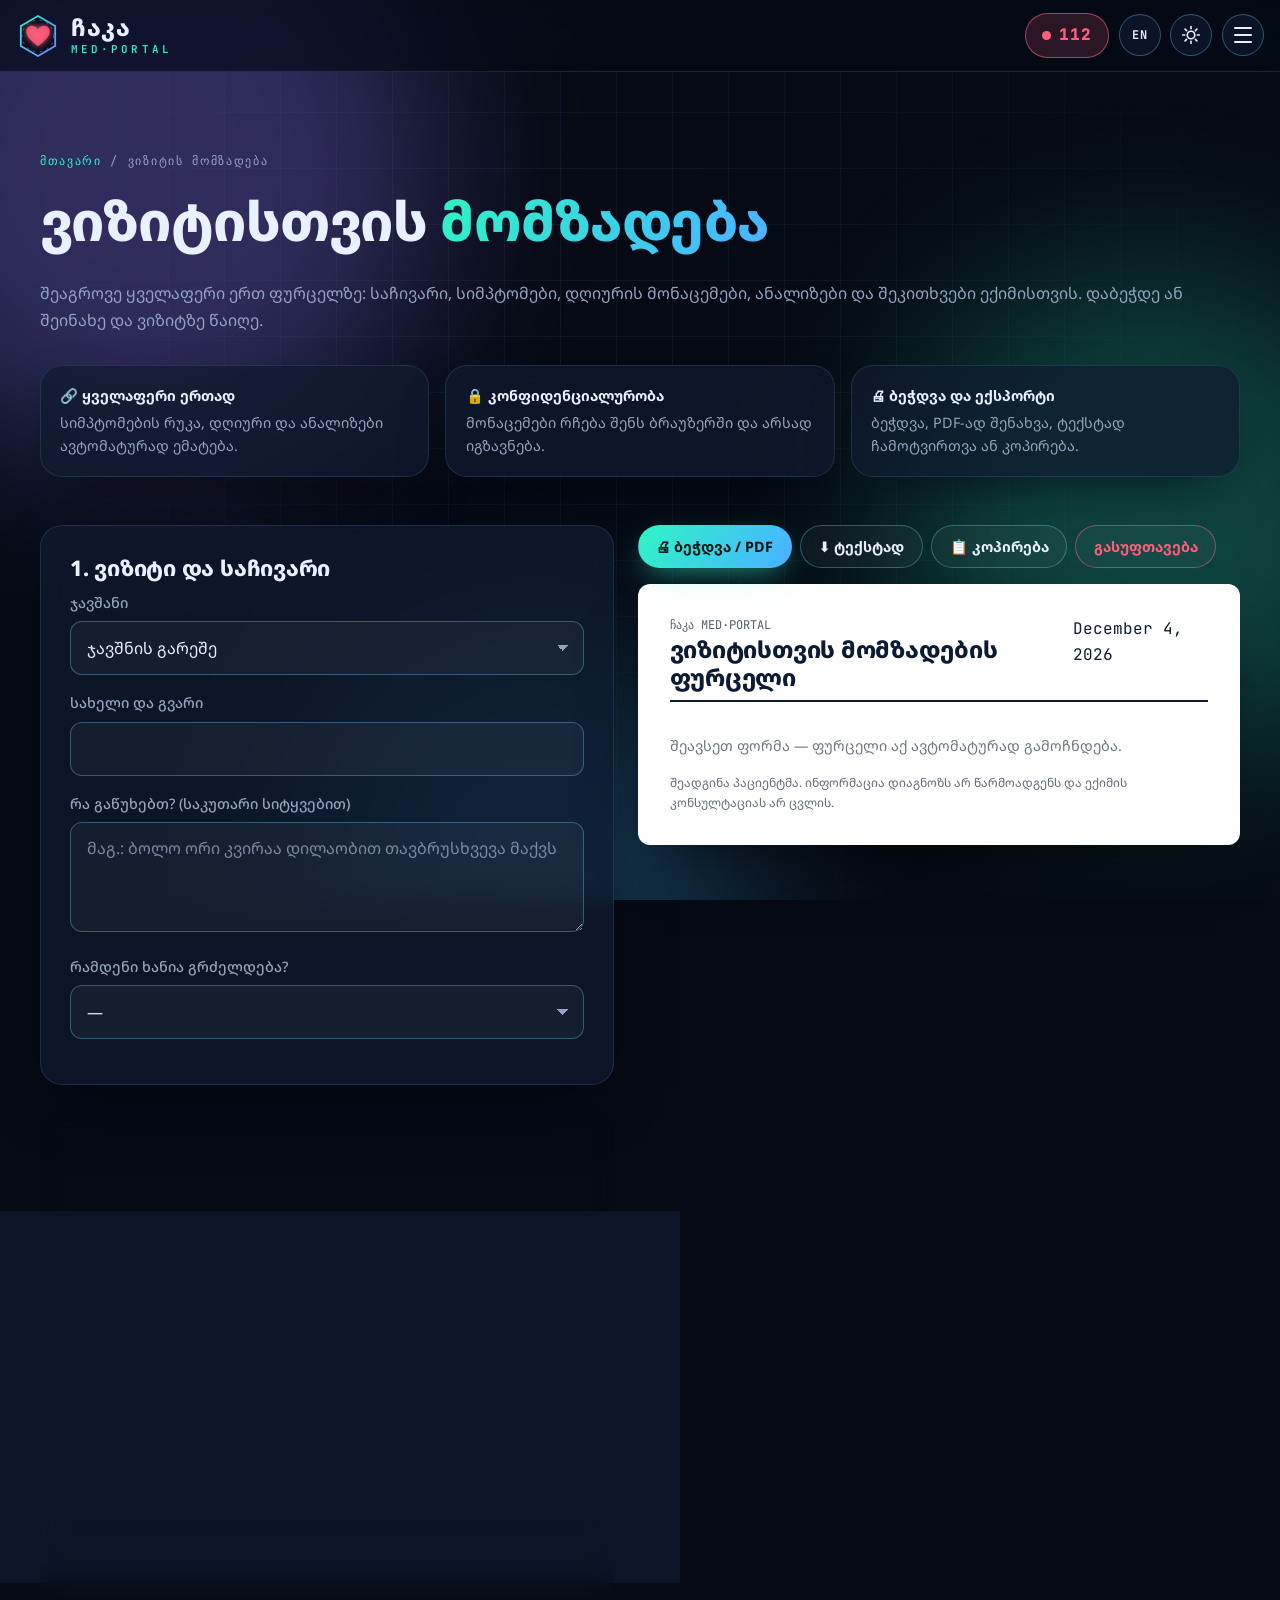
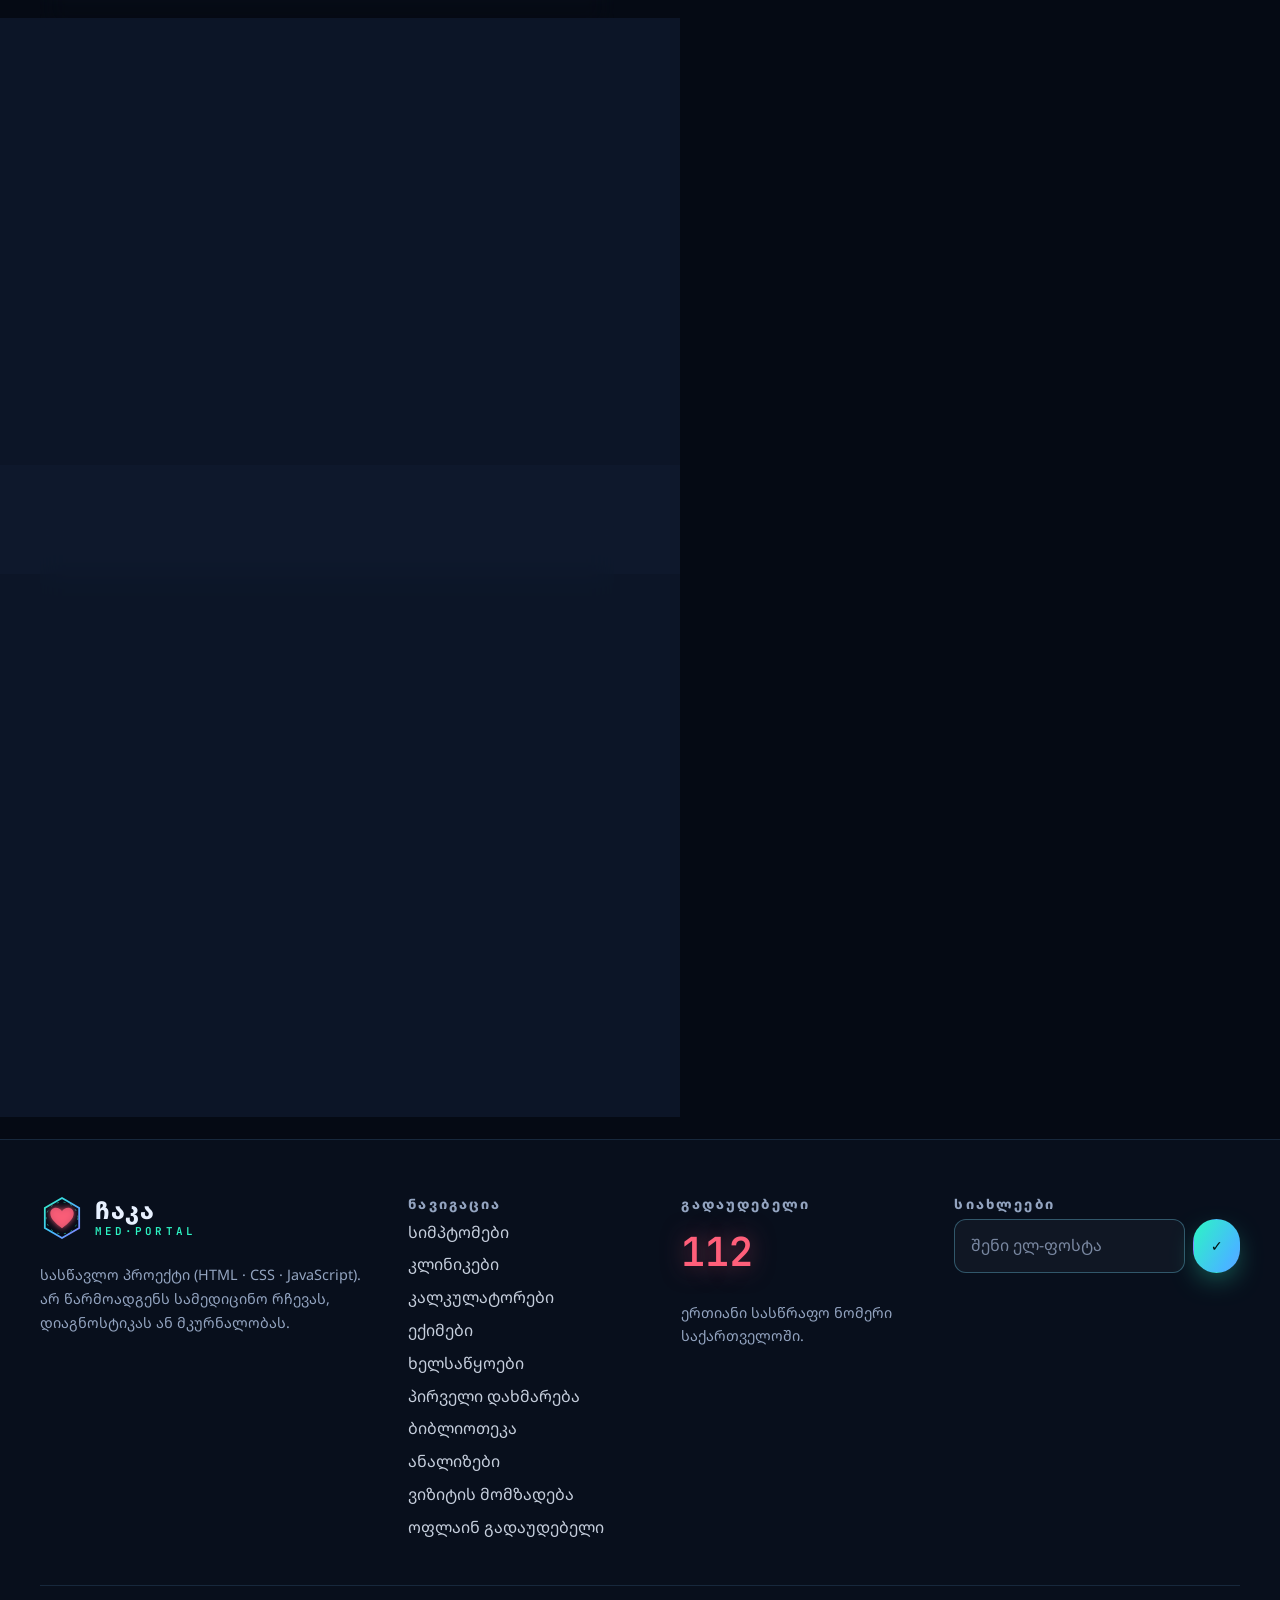
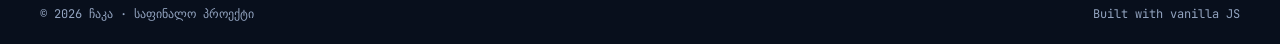
<file: prep.html>
<!DOCTYPE html>
<html lang="ka" data-theme="dark">
<head>
  <meta charset="utf-8">
  <meta name="viewport" content="width=device-width, initial-scale=1">
  <title>ვიზიტისთვის მომზადება — ჩაკა</title>
  <meta name="description" content="მოამზადე ერთგვერდიანი ფურცელი ექიმისთვის: საჩივარი, სიმპტომები, დღიურის მონაცემები, ანალიზები და შეკითხვები. დაბეჭდე ან შეინახე.">
  <meta name="theme-color" content="#050a14">
  <link rel="manifest" href="manifest.webmanifest">
  <link rel="apple-touch-icon" href="img/icons/apple-touch-icon.png">
  <script>try{if(JSON.parse(localStorage.getItem('chaka.lang'))==='en')document.documentElement.classList.add('i18n-pending')}catch(e){}</script>
  <link rel="icon" href="data:image/svg+xml,%3Csvg xmlns='http://www.w3.org/2000/svg' viewBox='0 0 64 64'%3E%3Cpolygon points='32,3 57,17.5 57,46.5 32,61 7,46.5 7,17.5' fill='%23050a14' stroke='%232df5c4' stroke-width='4'/%3E%3Cpath d='M12 34H24L28 24L34 44L38 30L41 34H52' fill='none' stroke='%232df5c4' stroke-width='4' stroke-linecap='round' stroke-linejoin='round'/%3E%3C/svg%3E">
  <link rel="preconnect" href="https://fonts.googleapis.com">
  <link rel="preconnect" href="https://fonts.gstatic.com" crossorigin>
  <link rel="stylesheet" href="https://fonts.googleapis.com/css2?family=JetBrains+Mono:wght@400;600&family=Noto+Sans+Georgian:wght@400;500;700;800&display=swap" media="print" onload="this.media='all'">
  <noscript><link rel="stylesheet" href="https://fonts.googleapis.com/css2?family=JetBrains+Mono:wght@400;600&family=Noto+Sans+Georgian:wght@400;500;700;800&display=swap"></noscript>
  <link rel="stylesheet" href="css/style.css">
  <link rel="stylesheet" href="css/layout.css">
  <link rel="stylesheet" href="css/components.css">
  <link rel="stylesheet" href="css/animations.css">
  <link rel="stylesheet" href="css/pages.css">
  <link rel="stylesheet" href="css/features.css">
  <link rel="stylesheet" href="css/responsive.css">
</head>
<body>

  <div id="loader" role="status" aria-label="იტვირთება">
    <div class="loader-inner">
      <div data-logo="draw" class="loader-logo"></div>
      <div class="loader-word" aria-hidden="true">ჩ<span>ა</span>კ<span>ა</span></div>
      <div class="loader-bar"><i></i></div>
      <p class="loader-text mono">სისტემის დიაგნოსტიკა…</p>
    </div>
  </div>

  <div class="bg-fx" aria-hidden="true"><i class="blob b1"></i><i class="blob b2"></i><i class="blob b3"></i><i class="grid"></i></div>
  <div id="cursor-glow" aria-hidden="true"></div>
  <div class="scroll-progress" aria-hidden="true"><span></span></div>

  <a class="skip-link" href="#main">გადასვლა შინაარსზე</a>

  <header class="site-header" id="top">
    <div class="container header-row">
      <a href="index.html" class="brand">
        <span data-logo="mark" class="brand-mark"></span>
        <span class="brand-name">ჩაკა<small class="mono">MED·PORTAL</small></span>
      </a>
      <nav class="main-nav" id="main-nav" aria-label="მთავარი მენიუ">
        <a href="index.html#symptoms">სიმპტომები</a>
        <a href="index.html#doctors">ექიმები</a>
        <a href="clinics.html">კლინიკები</a>
        <a href="calculators.html">კალკულატორები</a>
        <a href="diary.html">დღიური</a>
        <a href="labs.html">ანალიზები</a>
        <a href="index.html#firstaid">პირველი დახმარება</a>
        <a href="index.html#library">ბიბლიოთეკა</a>
        <a href="index.html#contact">კონტაქტი</a>
      </nav>
      <div class="header-actions">
        <a href="tel:112" class="sos-btn" aria-label="გადაუდებელი დახმარება 112"><i class="sos-dot"></i>112</a>
        <button class="icon-btn" id="theme-toggle" type="button" aria-label="თემის შეცვლა" title="ბნელი / ნათელი თემა">
          <svg viewBox="0 0 24 24" width="20" height="20" fill="none" stroke="currentColor" stroke-width="2" stroke-linecap="round"><circle cx="12" cy="12" r="4.5"/><path d="M12 2v2.5M12 19.5V22M2 12h2.5M19.5 12H22M4.9 4.9l1.8 1.8M17.3 17.3l1.8 1.8M4.9 19.1l1.8-1.8M17.3 6.7l1.8-1.8"/></svg>
        </button>
        <button class="icon-btn burger" id="burger" type="button" aria-label="მენიუს გახსნა" aria-expanded="false" aria-controls="main-nav"><span></span><span></span><span></span></button>
      </div>
    </div>
  </header>

  <main id="main">
    <section class="page-hero no-print">
      <div class="container">
        <p class="crumbs mono reveal"><a href="index.html">მთავარი</a> / ვიზიტის მომზადება</p>
        <h1 class="reveal" style="--d:.05s">ვიზიტისთვის <em class="grad-text">მომზადება</em></h1>
        <p class="section-lead reveal" style="--d:.1s">შეაგროვე ყველაფერი ერთ ფურცელზე: საჩივარი, სიმპტომები, დღიურის მონაცემები, ანალიზები და შეკითხვები ექიმისთვის. დაბეჭდე ან შეინახე და ვიზიტზე წაიღე.</p>
        <div class="trust-row">
          <div class="card reveal"><b>🔗 ყველაფერი ერთად</b>სიმპტომების რუკა, დღიური და ანალიზები ავტომატურად ემატება.</div>
          <div class="card reveal" style="--d:.08s"><b>🔒 კონფიდენციალურობა</b>მონაცემები რჩება შენს ბრაუზერში და არსად იგზავნება.</div>
          <div class="card reveal" style="--d:.16s"><b>🖨 ბეჭდვა და ექსპორტი</b>ბეჭდვა, PDF-ად შენახვა, ტექსტად ჩამოტვირთვა ან კოპირება.</div>
        </div>
      </div>
    </section>

    <section class="section pt-compact">
      <div class="container prep-layout">
        <form id="prep-form" class="prep-form no-print" novalidate autocomplete="off">
          <div class="card reveal">
            <h2 class="subhead">1. ვიზიტი და საჩივარი</h2>
            <div class="form-row"><label for="prep-booking">ჯავშანი</label><select class="input" id="prep-booking"></select></div>
            <div class="form-row"><label for="prep-name">სახელი და გვარი</label><input class="input" type="text" id="prep-name" maxlength="80"></div>
            <div class="form-row"><label for="prep-complaint">რა გაწუხებთ? (საკუთარი სიტყვებით)</label><textarea class="input" id="prep-complaint" maxlength="600" placeholder="მაგ.: ბოლო ორი კვირაა დილაობით თავბრუსხვევა მაქვს"></textarea></div>
            <div class="form-row"><label for="prep-duration">რამდენი ხანია გრძელდება?</label>
              <select class="input" id="prep-duration"><option value="">—</option><option value="short">3 დღემდე</option><option value="mid">3–14 დღე</option><option value="long">2 კვირაზე მეტი</option><option value="month">თვეზე მეტი</option></select></div>
          </div>
          <div class="card reveal">
            <h2 class="subhead">2. სიმპტომები</h2>
            <div id="prep-symptoms" class="check-list"></div>
          </div>
          <div class="card reveal">
            <h2 class="subhead">3. დღიურის მონაცემები</h2>
            <label class="check-item"><input type="checkbox" id="prep-diary" checked><span>დღიურის მაჩვენებლების დამატება (წონა, წნევა, პულსი)</span></label>
            <div class="form-row"><label for="prep-days">პერიოდი</label>
              <select class="input" id="prep-days"><option value="14">ბოლო 14 დღე</option><option value="30">ბოლო 30 დღე</option><option value="90">ბოლო 90 დღე</option></select></div>
            <p class="empty-note" id="prep-diary-note"></p>
          </div>
          <div class="card reveal">
            <h2 class="subhead">4. ანალიზები</h2>
            <div id="prep-labs" class="check-list"></div>
          </div>
          <div class="card reveal">
            <h2 class="subhead">5. მედიკამენტები და ალერგიები</h2>
            <div class="form-row"><label for="prep-medicines">მიმდინარე მედიკამენტები და დანამატები (დოზით)</label><textarea class="input" id="prep-medicines" maxlength="500"></textarea></div>
            <div class="form-row"><label for="prep-allergies">ალერგიები</label><textarea class="input" id="prep-allergies" maxlength="300"></textarea></div>
          </div>
          <div class="card reveal">
            <h2 class="subhead">6. შეკითხვები ექიმს</h2>
            <div id="prep-questions" class="check-list"></div>
            <div class="form-row"><label for="prep-custom">საკუთარი შეკითხვები (თითო ხაზზე ერთი)</label><textarea class="input" id="prep-custom" maxlength="600"></textarea></div>
          </div>
        </form>

        <div class="prep-output">
          <div class="prep-actions no-print">
            <button type="button" class="btn btn-primary btn-sm" id="prep-print">🖨 ბეჭდვა / PDF</button>
            <button type="button" class="btn btn-ghost btn-sm" id="prep-download">⬇ ტექსტად</button>
            <button type="button" class="btn btn-ghost btn-sm" id="prep-copy">📋 კოპირება</button>
            <button type="button" class="btn btn-ghost btn-sm btn-danger" id="prep-clear">გასუფთავება</button>
          </div>
          <article id="prep-sheet" class="prep-sheet" aria-live="polite"></article>
        </div>
      </div>
    </section>
  
  </main>

  <footer class="site-footer">
    <div class="container footer-grid">
      <div>
        <a href="index.html" class="brand"><span data-logo="mark" class="brand-mark"></span><span class="brand-name">ჩაკა<small class="mono">MED·PORTAL</small></span></a>
        <p class="footer-text">სასწავლო პროექტი (HTML · CSS · JavaScript). არ წარმოადგენს სამედიცინო რჩევას, დიაგნოსტიკას ან მკურნალობას.</p>
      </div>
      <div>
        <h2>ნავიგაცია</h2>
        <ul class="footer-links"><li><a href="index.html#symptoms">სიმპტომები</a></li><li><a href="clinics.html">კლინიკები</a></li><li><a href="calculators.html">კალკულატორები</a></li><li><a href="index.html#doctors">ექიმები</a></li><li><a href="index.html#tools">ხელსაწყოები</a></li><li><a href="index.html#firstaid">პირველი დახმარება</a></li><li><a href="index.html#library">ბიბლიოთეკა</a></li><li><a href="labs.html">ანალიზები</a></li><li><a href="prep.html">ვიზიტის მომზადება</a></li><li><a href="emergency.html">ოფლაინ გადაუდებელი</a></li></ul>
      </div>
      <div>
        <h2>გადაუდებელი</h2>
        <p class="footer-sos mono"><a href="tel:112">112</a></p>
        <p class="footer-text">ერთიანი სასწრაფო ნომერი საქართველოში.</p>
      </div>
      <form id="news-form" class="news" novalidate>
        <h2>სიახლეები</h2>
        <div class="news-row"><input class="input" id="news-mail" type="email" placeholder="შენი ელ-ფოსტა" aria-label="ელ-ფოსტა"><button class="btn btn-primary btn-sm" type="submit">✓</button></div>
        <small class="err" data-err="news-mail"></small>
      </form>
    </div>
    <div class="container footer-bottom mono"><span>© <span id="year">2026</span> ჩაკა · საფინალო პროექტი</span><span>Built with vanilla JS</span></div>
  </footer>

  <button id="to-top" class="to-top" type="button" aria-label="ზევით დაბრუნება">↑</button>
  <div id="toasts" class="toasts" aria-live="polite"></div>

  <script src="js/utils.js" defer></script>
  <script src="js/data.js" defer></script>
  <script src="js/logos.js" defer></script>
  <script src="js/effects.js" defer></script>
  <script src="js/lab-defs.js" defer></script>
  <script src="js/prep.js" defer></script>
  <script src="js/pwa.js" defer></script>
  <script src="js/contact.js" defer></script>
  <script src="js/i18n.js" defer></script>
  <script src="js/page.js" defer></script>
</body>
</html>
</file>
<file: css/style.css>
:root {
  --bg: #050a14;
  --bg-2: #09111f;
  --surface: rgba(16, 27, 48, .72);
  --surface-solid: #0e182b;
  --surface-2: rgba(255, 255, 255, .04);
  --line: rgba(120, 200, 255, .14);
  --line-strong: rgba(120, 220, 255, .32);
  --text: #e8f1ff;
  --muted: #93a4c0;
  --mint: #2df5c4;
  --sky: #47b8ff;
  --violet: #8f7bff;
  --coral: #ff5f7a;
  --amber: #ffc65a;
  --on-accent: #03130f;
  --grad: linear-gradient(120deg, var(--mint), var(--sky) 48%, var(--violet));
  --radius: 22px;
  --radius-sm: 12px;
  --shadow: 0 24px 60px -24px rgba(0, 0, 0, .7);
  --glow: 0 0 40px -6px color-mix(in srgb, var(--mint) 55%, transparent);
  --font: 'Noto Sans Georgian', 'BPG Glaho', system-ui, -apple-system, 'Segoe UI', sans-serif;
  --mono: 'JetBrains Mono', ui-monospace, 'SF Mono', Menlo, Consolas, monospace;
  --white: #fff;
  --scrim: #031923;
  --scrim-deep: #030c18;
  --black: #000;
  --ink: #0b1b33;
  --shine: rgba(255, 255, 255, .45);
  --shine-soft: rgba(255, 255, 255, .1);
  --overlay: rgba(2, 6, 14, .72);
  --shadow-ink: rgba(0, 0, 0, .5);

  --fs-2xs: .68rem; --fs-xs: .75rem; --fs-sm: .84rem; --fs-md: .9rem; --fs-base: 1rem;
  --fs-lg: 1.15rem; --fs-xl: 1.45rem; --fs-2xl: 1.8rem; --fs-3xl: 2.5rem;
  --fw-normal: 400; --fw-medium: 500; --fw-semibold: 600; --fw-bold: 700; --fw-black: 800;
  --lh-tight: 1.2; --lh-base: 1.65;

  --sp-1: .25rem; --sp-2: .5rem; --sp-3: 1rem; --sp-4: 1.5rem; --sp-5: 2.5rem; --sp-6: 4rem;
  --header-h: 72px;
  --ease: cubic-bezier(.22, .9, .3, 1);
}

[data-theme="light"] {
  --bg: #f2f7fb;
  --bg-2: #e7eff7;
  --surface: rgba(255, 255, 255, .82);
  --surface-solid: #ffffff;
  --surface-2: rgba(10, 40, 80, .04);
  --line: rgba(10, 50, 100, .12);
  --line-strong: rgba(10, 80, 140, .3);
  --text: #0b1b33;
  --muted: #53647f;
  --mint: #009c78;
  --sky: #0a77c4;
  --violet: #5a44e6;
  --coral: #dd2f4b;
  --amber: #a86a00;
  --on-accent: #ffffff;
  --shadow: 0 24px 50px -28px rgba(20, 50, 90, .35);
}

*, *::before, *::after { box-sizing: border-box; }
html { scroll-behavior: smooth; scroll-padding-top: calc(var(--header-h) + 12px); -webkit-text-size-adjust: 100%; }
body {
  margin: 0;
  font-family: var(--font);
  font-size: var(--fs-base);
  line-height: var(--lh-base);
  color: var(--text);
  background: var(--bg);
  overflow-x: hidden;
  transition: background .4s var(--ease), color .4s var(--ease);
}
img, svg, canvas { display: block; max-width: 100%; }
h1, h2, h3, h4 { margin: 0 0 .5em; line-height: var(--lh-tight); font-weight: var(--fw-black); letter-spacing: -.01em; }
h1 { font-size: clamp(2.2rem, 5.4vw, 4.4rem); }
h2 { font-size: clamp(1.7rem, 3.6vw, 2.8rem); }
h3, .subhead { font-size: clamp(1.1rem, 1.8vw, 1.35rem); }
p { margin: 0 0 1em; }
a { color: inherit; text-decoration: none; }
button, input, select, textarea { font: inherit; color: inherit; }
button { cursor: pointer; }
ul, ol { margin: 0; padding: 0; list-style: none; }
.mono { font-family: var(--mono); }
.grad-text {
  font-style: normal;
  background: var(--grad);
  -webkit-background-clip: text; background-clip: text;
  -webkit-text-fill-color: transparent; color: transparent;
  background-size: 200% 100%;
  animation: gradShift 6s linear infinite;
}

:focus-visible { outline: 2px solid var(--mint); outline-offset: 3px; border-radius: 6px; }
::selection { background: var(--mint); color: var(--on-accent); }

.skip-link {
  position: fixed; left: 1rem; top: -4rem; z-index: 1000;
  background: var(--mint); color: var(--on-accent); padding: .6rem 1rem; border-radius: 10px; font-weight: var(--fw-bold);
}
.skip-link:focus { top: 1rem; }

::-webkit-scrollbar { width: 10px; height: 10px; }
::-webkit-scrollbar-track { background: var(--bg); }
::-webkit-scrollbar-thumb { background: var(--line-strong); border-radius: 10px; }

@media (prefers-reduced-motion: reduce) {
  html { scroll-behavior: auto; }
  *, *::before, *::after { animation-duration: .01ms !important; animation-iteration-count: 1 !important; transition-duration: .01ms !important; }
}

.i18n-pending body { visibility: hidden; animation: i18nFailsafe 0s 3s forwards; }
@keyframes i18nFailsafe { to { visibility: visible; } }

.sr-only { position: absolute; width: 1px; height: 1px; margin: -1px; padding: 0; overflow: hidden; clip: rect(0 0 0 0); white-space: nowrap; border: 0; }

.section.pt-compact { padding-top: calc(var(--sp-3) * 2); }
.w-full { width: 100%; }
</file>
<file: css/layout.css>
.container { width: min(1200px, 100% - 2rem); margin-inline: auto; }

.bg-fx { position: fixed; inset: 0; z-index: -1; overflow: hidden; background: var(--bg); transition: background .4s; }
.bg-fx .blob { position: absolute; border-radius: 50%; filter: blur(90px); opacity: .45; }
.bg-fx .b1 { width: 46vw; height: 46vw; left: -12vw; top: -10vw; background: color-mix(in srgb, var(--violet) 70%, transparent); animation: drift 22s ease-in-out infinite alternate; }
.bg-fx .b2 { width: 40vw; height: 40vw; right: -10vw; top: 30vh; background: color-mix(in srgb, var(--mint) 55%, transparent); animation: drift 26s ease-in-out infinite alternate-reverse; }
.bg-fx .b3 { width: 34vw; height: 34vw; left: 25vw; bottom: -14vw; background: color-mix(in srgb, var(--sky) 55%, transparent); animation: drift 30s ease-in-out infinite alternate; }
[data-theme="light"] .bg-fx .blob { opacity: .22; }
.bg-fx .grid {
  position: absolute; inset: 0;
  background-image:
    linear-gradient(var(--line) 1px, transparent 1px),
    linear-gradient(90deg, var(--line) 1px, transparent 1px);
  background-size: 56px 56px;
  mask-image: radial-gradient(ellipse at 50% 30%, var(--black) 10%, transparent 75%);
  -webkit-mask-image: radial-gradient(ellipse at 50% 30%, var(--black) 10%, transparent 75%);
  opacity: .5;
}
#cursor-glow {
  position: fixed; left: 0; top: 0; width: 420px; height: 420px; margin: -210px 0 0 -210px;
  border-radius: 50%; pointer-events: none; z-index: 0; opacity: 0;
  background: radial-gradient(circle, color-mix(in srgb, var(--mint) 22%, transparent), transparent 65%);
  transition: opacity .4s; mix-blend-mode: screen;
}
[data-theme="light"] #cursor-glow { mix-blend-mode: multiply; background: radial-gradient(circle, color-mix(in srgb, var(--sky) 20%, transparent), transparent 65%); }
#cursor-glow.on { opacity: 1; }

.scroll-progress { position: fixed; left: 0; top: 0; right: 0; height: 3px; z-index: 120; background: transparent; }
.scroll-progress span { display: block; height: 100%; width: 0; background: var(--grad); box-shadow: 0 0 14px var(--mint); }

.site-header {
  position: sticky; top: 0; z-index: 100; height: var(--header-h);
  backdrop-filter: blur(16px) saturate(1.4); -webkit-backdrop-filter: blur(16px) saturate(1.4);
  background: color-mix(in srgb, var(--bg) 70%, transparent);
  border-bottom: 1px solid var(--line);
  transition: box-shadow .3s, background .4s;
}
.site-header.scrolled { box-shadow: 0 10px 40px -20px var(--shadow-ink); }
.site-header .container { width: min(1400px, 100% - 2rem); }
.header-row { display: flex; align-items: center; justify-content: space-between; gap: 1rem; height: 100%; }
.brand { display: inline-flex; align-items: center; gap: .7rem; }
.brand-mark { width: 44px; height: 44px; display: block; }
.brand-name { font-weight: var(--fw-black); font-size:var(--fs-xl); line-height: 1; display: flex; flex-direction: column; letter-spacing: .02em; }
.brand-name small { font-size:var(--fs-2xs); letter-spacing: .28em; color: var(--mint); margin-top: 4px; font-weight: var(--fw-semibold); }

.main-nav { display: flex; gap: .2rem; white-space: nowrap; }
.main-nav a {
  position: relative; padding: .55rem .85rem; border-radius: 999px; color: var(--muted);
  font-size:var(--fs-md); font-weight: var(--fw-medium); transition: color .25s, background .25s;
}
.main-nav a:hover { color: var(--text); background: var(--surface-2); }
.main-nav a.active { color: var(--text); background: color-mix(in srgb, var(--mint) 14%, transparent); }
.main-nav a.active::after {
  content: ""; position: absolute; left: 50%; bottom: 2px; width: 14px; height: 2px; margin-left: -7px; background: var(--mint); border-radius: 2px; box-shadow: 0 0 8px var(--mint);
}
.header-actions { display: flex; align-items: center; gap: .6rem; }

.hero { position: relative; min-height: calc(100svh - var(--header-h)); display: flex; align-items: center; padding-block: 3rem 5rem; overflow: hidden; }
#hero-canvas { position: absolute; inset: 0; width: 100%; height: 100%; z-index: 0; }
.hero-grid { position: relative; z-index: 1; display: grid; grid-template-columns: 1.1fr .9fr; gap: 3rem; align-items: center; }
.hero-title { margin-bottom: .45em; }
.hero-lead { color: var(--muted); font-size: clamp(1rem, 1.5vw, 1.18rem); max-width: 56ch; }
.hero-cta { display: flex; flex-wrap: wrap; gap: .9rem; margin: 1.8rem 0 2.2rem; }
.live-badge {
  display: inline-flex; align-items: center; gap: .6rem; padding: .45rem 1rem .45rem .8rem; margin-bottom: 1.4rem;
  border: 1px solid var(--line-strong); border-radius: 999px; background: var(--surface); font-size:var(--fs-sm);
}
.live-badge .mono { color: var(--muted); }
.rotator { display: inline-block; color: var(--mint); min-width: 7.5ch; transition: opacity .3s, transform .3s; }
.rotator.out { opacity: 0; transform: translateY(8px); }
.stat-row { display: grid; grid-template-columns: repeat(4, auto); gap: 1.8rem; justify-content: start; }
.stat-row li { display: flex; flex-direction: column; }
.stat-row b { font-size: clamp(1.6rem, 3vw, 2.3rem); line-height: 1; background: var(--grad); -webkit-background-clip: text; background-clip: text; -webkit-text-fill-color: transparent; }
.stat-row span { font-size:var(--fs-sm); color: var(--muted); margin-top: .3rem; }

.hero-visual { position: relative; display: grid; place-items: center; min-height: 420px; }
.emblem { width: min(380px, 80%); aspect-ratio: 1; filter: drop-shadow(0 0 40px color-mix(in srgb, var(--mint) 40%, transparent)); }
.ecg-card {
  position: absolute; left: 0; right: 0; bottom: -10px; padding: .8rem 1rem; border-radius: 18px;
  background: var(--surface); border: 1px solid var(--line-strong); backdrop-filter: blur(10px); box-shadow: var(--shadow);
}
.ecg-head { display: flex; justify-content: space-between; font-size:var(--fs-2xs); letter-spacing: .14em; color: var(--muted); }
.ecg-head b { color: var(--mint); font-size:var(--fs-base); }
.scroll-hint { position: absolute; left: 50%; bottom: 1.2rem; transform: translateX(-50%); z-index: 2; display: flex; flex-direction: column; align-items: center; gap: .5rem; font-size:var(--fs-2xs); letter-spacing: .3em; color: var(--muted); }
.scroll-hint span { width: 1px; height: 36px; background: linear-gradient(var(--mint), transparent); animation: scrollHint 1.8s ease-in-out infinite; transform-origin: top; }

.partners { padding: 2.2rem 0; border-block: 1px solid var(--line); background: color-mix(in srgb, var(--bg-2) 60%, transparent); }
.partners-label { text-align: center; font-size:var(--fs-2xs); letter-spacing: .24em; color: var(--muted); margin-bottom: 1.4rem; text-transform: uppercase; }
.marquee { overflow: hidden; mask-image: linear-gradient(90deg, transparent, var(--black) 10%, var(--black) 90%, transparent); -webkit-mask-image: linear-gradient(90deg, transparent, var(--black) 10%, var(--black) 90%, transparent); }
.marquee-track { display: flex; width: max-content; gap: 3rem; animation: marquee 38s linear infinite; }
.marquee:hover .marquee-track { animation-play-state: paused; }

.section { position: relative; padding-block: clamp(4rem, 9vw, 7rem); }
.section-head { max-width: 760px; margin-bottom: 2.6rem; }
.eyebrow { display: inline-block; font-size: var(--fs-xs); letter-spacing: .14em; text-transform: uppercase; color: var(--mint); margin-bottom: .8rem; }
.section-lead { color: var(--muted); font-size:var(--fs-base); }

.steps-grid { display: grid; grid-template-columns: repeat(auto-fit, minmax(250px, 1fr)); gap: 1.4rem; counter-reset: s; }
.symptom-layout { display: grid; grid-template-columns: minmax(280px, 380px) 1fr; gap: 1.6rem; align-items: start; }
.doc-grid { display: grid; grid-template-columns: repeat(auto-fill, minmax(270px, 1fr)); gap: 1.3rem; margin-top: 1.2rem; }
.tool-grid { display: grid; grid-template-columns: 1fr 1fr; gap: 2rem; align-items: center; }
.aid-grid { display: grid; grid-template-columns: repeat(auto-fit, minmax(230px, 1fr)); gap: 1.2rem; }
.contact-grid { display: grid; grid-template-columns: 1fr 1fr; gap: 2rem; align-items: start; }

.site-footer { border-top: 1px solid var(--line); background: color-mix(in srgb, var(--bg-2) 80%, transparent); padding-top: 3.5rem; }
.footer-grid { display: grid; grid-template-columns: 1.4fr 1fr 1fr 1.2fr; gap: 2.2rem; padding-bottom: 2.4rem; }
.footer-grid h2 { font-size:var(--fs-sm); letter-spacing: .16em; text-transform: uppercase; color: var(--muted); }
.footer-links li { margin-bottom: .4rem; }
.footer-links a { color: var(--text); opacity: .85; transition: color .2s, opacity .2s; }
.footer-links a:hover { color: var(--mint); opacity: 1; }
.footer-text { color: var(--muted); font-size:var(--fs-md); margin-top: 1rem; }
.footer-sos a { font-size:var(--fs-3xl); font-weight: var(--fw-semibold); color: var(--coral); text-shadow: 0 0 24px color-mix(in srgb, var(--coral) 50%, transparent); }
.footer-bottom { display: flex; justify-content: space-between; flex-wrap: wrap; gap: .5rem; padding-block: 1.2rem; border-top: 1px solid var(--line); font-size:var(--fs-xs); color: var(--muted); }
</file>
<file: css/components.css>
.btn {
  --bx: 0px; --by: 0px;
  position: relative; display: inline-flex; align-items: center; justify-content: center; gap: .55rem;
  padding: .85rem 1.5rem; border-radius: 999px; border: 1px solid transparent; font-weight: var(--fw-bold); font-size:var(--fs-base);
  transform: translate(var(--bx), var(--by)); transition: transform .25s var(--ease), box-shadow .3s, background .3s, border-color .3s; overflow: hidden;
}
.btn-primary { background: var(--grad); background-size: 200% 100%; color: var(--on-accent); box-shadow: 0 10px 30px -10px color-mix(in srgb, var(--mint) 70%, transparent); }
.btn-primary:hover { background-position: 100% 0; box-shadow: 0 16px 40px -10px color-mix(in srgb, var(--mint) 80%, transparent); }
.btn-primary::after { content: ""; position: absolute; inset: 0; background: linear-gradient(110deg, transparent 30%, var(--shine) 50%, transparent 70%); transform: translateX(-120%); transition: transform .7s; }
.btn-primary:hover::after { transform: translateX(120%); }
.btn-ghost { background: var(--surface-2); border-color: var(--line-strong); color: var(--text); backdrop-filter: blur(8px); }
.btn-ghost:hover { border-color: var(--mint); color: var(--mint); }
.btn-sm { padding: .55rem 1.1rem; font-size:var(--fs-md); }
.btn-block { width: 100%; margin-top: .6rem; }
.btn:disabled { opacity: .45; cursor: not-allowed; }
.icon-btn { width: 42px; height: 42px; display: grid; place-items: center; border-radius: 50%; border: 1px solid var(--line-strong); background: var(--surface); transition: border-color .25s, transform .25s, color .25s; }
.icon-btn:hover { border-color: var(--mint); color: var(--mint); transform: rotate(18deg); }
.sos-btn { display: inline-flex; align-items: center; gap: .5rem; padding: .5rem 1rem; border-radius: 999px; background: color-mix(in srgb, var(--coral) 16%, transparent); border: 1px solid color-mix(in srgb, var(--coral) 60%, transparent); color: var(--coral); font-weight: var(--fw-black); font-family: var(--mono); letter-spacing: .06em; }
.sos-btn:hover { background: var(--coral); color: var(--white); }
.sos-dot, .live-dot { width: 9px; height: 9px; border-radius: 50%; background: var(--coral); box-shadow: 0 0 0 0 var(--coral); animation: ping 1.6s infinite; }
.live-dot { background: var(--mint); box-shadow: 0 0 0 0 var(--mint); }
.burger { display: none; flex-direction: column; align-items: center; justify-content: center; gap: 5px; }
.burger span { width: 18px; height: 2px; background: currentColor; border-radius: 2px; transition: transform .3s, opacity .3s; }
.burger[aria-expanded="true"] span:nth-child(1) { transform: translateY(7px) rotate(45deg); }
.burger[aria-expanded="true"] span:nth-child(2) { opacity: 0; }
.burger[aria-expanded="true"] span:nth-child(3) { transform: translateY(-7px) rotate(-45deg); }

.card {
  position: relative; background: var(--surface); border: 1px solid var(--line); border-radius: var(--radius);
  padding: clamp(1.1rem, 2.4vw, 1.8rem); backdrop-filter: blur(14px); -webkit-backdrop-filter: blur(14px); box-shadow: var(--shadow);
}
.holo { --mx: 50%; --my: 50%; --rx: 0deg; --ry: 0deg; transform: perspective(900px) rotateX(var(--rx)) rotateY(var(--ry)); transition: transform .25s var(--ease), border-color .3s, box-shadow .3s; transform-style: preserve-3d; }
.holo:hover { border-color: var(--line-strong); box-shadow: var(--shadow), var(--glow); }
.holo::before {
  content: ""; position: absolute; inset: 0; border-radius: inherit; pointer-events: none; opacity: 0; transition: opacity .3s;
  background: radial-gradient(380px circle at var(--mx) var(--my), color-mix(in srgb, var(--mint) 20%, transparent), transparent 55%);
}
.holo::after {
  content: ""; position: absolute; inset: 0; border-radius: inherit; pointer-events: none; opacity: 0; transition: opacity .3s;
  background: linear-gradient(115deg, transparent 30%, var(--shine-soft) 45%, color-mix(in srgb, var(--violet) 12%, transparent) 55%, transparent 70%);
  background-size: 250% 250%; background-position: var(--mx) var(--my); mix-blend-mode: overlay;
}
.holo:hover::before, .holo:hover::after { opacity: 1; }

.tag { display: inline-block; padding: .2rem .7rem; border-radius: 999px; font-size:var(--fs-xs); background: color-mix(in srgb, var(--mint) 14%, transparent); border: 1px solid color-mix(in srgb, var(--mint) 40%, transparent); color: var(--mint); }
.note { font-size:var(--fs-sm); color: var(--muted); border-inline-start: 2px solid var(--line-strong); padding-inline-start: .8rem; margin-top: 1rem; }
.empty-note { color: var(--muted); font-size:var(--fs-md); margin: 0; }

.step-card { padding-top: 2rem; }
.step-num { position: absolute; right: 1.2rem; top: 1rem; font-size:var(--fs-3xl); font-weight: var(--fw-semibold); color: transparent; -webkit-text-stroke: 1px var(--line-strong); }
.step-ico { width: 64px; height: 64px; margin-bottom: 1rem; color: var(--mint); }
.step-ico svg, .chip-ico svg { width: 100%; height: 100%; }
.step-card p { color: var(--muted); margin: 0; }

.input {
  width: 100%; padding: .8rem 1rem; border-radius: var(--radius-sm); background: var(--surface-2); border: 1px solid var(--line-strong);
  color: var(--text); transition: border-color .25s, box-shadow .25s, background .25s;
}
.input::placeholder { color: color-mix(in srgb, var(--muted) 80%, transparent); }
.input:focus { outline: none; border-color: var(--mint); box-shadow: 0 0 0 4px color-mix(in srgb, var(--mint) 18%, transparent); }
select.input { appearance: none; background-image: linear-gradient(45deg, transparent 50%, var(--muted) 50%), linear-gradient(135deg, var(--muted) 50%, transparent 50%); background-position: calc(100% - 20px) 50%, calc(100% - 14px) 50%; background-size: 6px 6px; background-repeat: no-repeat; padding-right: 2.4rem; }
select.input option { background: var(--surface-solid); color: var(--text); }
textarea.input { resize: vertical; min-height: 110px; }
.form-row { margin-bottom: 1rem; }
.form-row label, .field-label { display: flex; justify-content: space-between; font-size:var(--fs-md); color: var(--muted); margin-bottom: .4rem; font-weight: var(--fw-medium); }
.field-label { margin-top: 1rem; }
.err { display: block; min-height: 1.3em; line-height: 1.3; color: var(--coral); font-size:var(--fs-sm); margin-top: .3rem; }
.input.invalid { border-color: var(--coral); box-shadow: 0 0 0 4px color-mix(in srgb, var(--coral) 14%, transparent); animation: shake .4s; }
.input.valid { border-color: color-mix(in srgb, var(--mint) 70%, transparent); }
.counter { font-size:var(--fs-xs); }
.check { display: flex; gap: .7rem; align-items: flex-start; font-size:var(--fs-md); color: var(--muted); cursor: pointer; }
.check input { accent-color: var(--mint); margin-top: .3rem; width: 16px; height: 16px; }

.switch { display: inline-flex; align-items: center; gap: .6rem; cursor: pointer; font-size:var(--fs-md); color: var(--muted); user-select: none; }
.switch input { position: absolute; opacity: 0; pointer-events: none; }
.switch-ui { width: 42px; height: 24px; border-radius: 99px; background: var(--surface-2); border: 1px solid var(--line-strong); position: relative; transition: background .25s, border-color .25s; flex-shrink: 0; }
.switch-ui::after { content: ""; position: absolute; left: 3px; top: 3px; width: 16px; height: 16px; border-radius: 50%; background: var(--muted); transition: transform .3s var(--ease), background .25s; }
.switch input:checked + .switch-ui { background: color-mix(in srgb, var(--mint) 30%, transparent); border-color: var(--mint); }
.switch input:checked + .switch-ui::after { transform: translateX(18px); background: var(--mint); }
.switch input:focus-visible + .switch-ui { outline: 2px solid var(--mint); outline-offset: 2px; }

.range-field { margin-bottom: 1.3rem; }
.range-field label { display: flex; justify-content: space-between; margin-bottom: .5rem; color: var(--muted); font-size:var(--fs-md); }
.range-field b { color: var(--mint); }
input[type="range"] { -webkit-appearance: none; appearance: none; width: 100%; height: 6px; border-radius: 6px; background: linear-gradient(90deg, var(--mint) var(--p, 50%), var(--line-strong) var(--p, 50%)); outline-offset: 6px; }
input[type="range"]::-webkit-slider-thumb { -webkit-appearance: none; width: 22px; height: 22px; border-radius: 50%; background: var(--surface-solid); border: 3px solid var(--mint); box-shadow: 0 0 14px var(--mint); cursor: grab; }
input[type="range"]::-moz-range-thumb { width: 18px; height: 18px; border-radius: 50%; background: var(--surface-solid); border: 3px solid var(--mint); box-shadow: 0 0 14px var(--mint); cursor: grab; }

.chip-wrap { display: flex; flex-wrap: wrap; gap: .55rem; }
.chip {
  display: inline-flex; align-items: center; gap: .5rem; padding: .5rem 1rem; border-radius: 999px; background: var(--surface-2); border: 1px solid var(--line-strong);
  font-size:var(--fs-md); transition: all .25s var(--ease);
}
.chip:hover { border-color: var(--mint); transform: translateY(-2px); }
.chip.is-active { background: color-mix(in srgb, var(--mint) 18%, transparent); border-color: var(--mint); color: var(--mint); box-shadow: 0 0 20px -6px var(--mint); }
.chip.sym.red::after { content: "!"; display: grid; place-items: center; width: 17px; height: 17px; border-radius: 50%; background: var(--coral); color: var(--white); font-size:var(--fs-2xs); font-weight: var(--fw-black); }
.chip-ico { width: 20px; height: 20px; display: inline-block; }
.spec-filter { margin: 1.1rem 0 .4rem; }
.result-count { font-size:var(--fs-xs); color: var(--muted); margin: .8rem 0 0; letter-spacing: .08em; }

.toolbar { display: flex; flex-wrap: wrap; gap: 1rem; align-items: center; padding: 1rem 1.2rem; }
.toolbar .search-box { flex: 1 1 260px; }
.toolbar select { width: auto; min-width: 170px; }
.search-box { position: relative; }
.search-box svg { position: absolute; left: 14px; top: 50%; transform: translateY(-50%); color: var(--muted); pointer-events: none; }
.search-box .input { padding-left: 2.6rem; }

.body-panel { text-align: center; }
.body-stage { position: relative; width: min(250px, 70%); margin: 0 auto 1rem; overflow: hidden; border-radius: 16px; padding: .5rem; }
.body-svg { width: 100%; height: auto; overflow: visible; }
.body-decor { fill: url(#bodyGrad); stroke: var(--line-strong); }
.region { fill: url(#bodyGrad); stroke: var(--mint); stroke-opacity: .55; stroke-width: 1.2; cursor: pointer; transition: fill .3s, stroke-opacity .3s, filter .3s; }
.region:hover, .region:focus-visible { fill: color-mix(in srgb, var(--mint) 35%, transparent); stroke-opacity: 1; filter: drop-shadow(0 0 8px var(--mint)); outline: none; }
.region.is-active { fill: color-mix(in srgb, var(--coral) 38%, transparent); stroke: var(--coral); stroke-opacity: 1; filter: drop-shadow(0 0 10px var(--coral)); }
.pins { pointer-events: none; }
.pins circle { fill: var(--mint); animation: pinPulse 2s ease-in-out infinite; transform-box: fill-box; transform-origin: center; }
.pins circle:nth-child(2n) { animation-delay: .4s; }
.pins circle:nth-child(3n) { animation-delay: .8s; }
.scan-line { position: absolute; left: 0; right: 0; top: 0; height: 3px; background: linear-gradient(90deg, transparent, var(--mint), transparent); box-shadow: 0 0 18px 4px var(--mint); animation: scan 3.2s ease-in-out infinite; opacity: .8; pointer-events: none; }
.body-hint { font-size:var(--fs-xs); color: var(--muted); margin: .8rem 0 0; letter-spacing: .08em; }
.region-general.is-active { border-color: var(--coral); color: var(--coral); }

.sp-head { display: flex; justify-content: space-between; align-items: center; flex-wrap: wrap; gap: .8rem; margin-bottom: 1.2rem; }
.sp-head h3 { margin: 0; }
#symptom-chips { min-height: 80px; margin-bottom: 1.2rem; }
.field-row { display: flex; align-items: center; gap: 1rem; flex-wrap: wrap; margin-bottom: 1.2rem; }
.field-row label { color: var(--muted); font-size:var(--fs-md); }
.field-row select { width: auto; min-width: 180px; }
.sp-actions { display: flex; gap: .8rem; flex-wrap: wrap; }
.result-box { margin-top: 1.4rem; padding: 1.2rem; border-radius: var(--radius-sm); background: var(--surface-2); border: 1px solid var(--line-strong); animation: popIn .5s var(--ease); }
.urgency { display: flex; gap: .8rem; padding: .9rem 1rem; border-radius: 12px; margin-bottom: 1rem; font-weight: var(--fw-semibold); align-items: flex-start; }
.urgency .u-ico { font-size:var(--fs-xl); line-height: 1; }
.urgency small { display: block; font-weight: var(--fw-normal); opacity: .9; margin-top: .2rem; }
.u-green { background: color-mix(in srgb, var(--mint) 14%, transparent); border: 1px solid color-mix(in srgb, var(--mint) 50%, transparent); }
.u-amber { background: color-mix(in srgb, var(--amber) 14%, transparent); border: 1px solid color-mix(in srgb, var(--amber) 55%, transparent); }
.u-red { background: color-mix(in srgb, var(--coral) 16%, transparent); border: 1px solid var(--coral); animation: redPulse 1.4s infinite; }
.spec-row { display: grid; grid-template-columns: 28px 1fr auto; align-items: center; gap: .8rem; margin-bottom: .7rem; }
.spec-row .bar { height: 8px; border-radius: 8px; background: var(--line); overflow: hidden; grid-column: 2; }
.spec-row .bar i { display: block; height: 100%; width: 0; border-radius: 8px; background: var(--grad); transition: width 1s var(--ease); }
.spec-row .nm { grid-column: 2; font-weight: var(--fw-bold); }
.spec-row .ic { grid-row: 1 / span 2; color: var(--mint); width: 28px; height: 28px; }
.spec-row .go { grid-column: 3; grid-row: 1 / span 2; }
.hint-list { margin: 1rem 0 0; padding-inline-start: 1.1rem; list-style: disc; color: var(--muted); font-size:var(--fs-md); }
.hint-list li { margin-bottom: .35rem; }
.hint-list b { color: var(--text); }

.doc-card { display: flex; flex-direction: column; gap: .7rem; padding: 1.3rem; cursor: pointer; animation: popIn .5s var(--ease) both; }
.doc-card:has(.avail) { padding-top: 2.8rem; }
.doc-top { display: flex; align-items: center; gap: .9rem; }
.doc-avatar { width: 64px; height: 64px; border-radius: 20px; flex-shrink: 0; }
.doc-card h3 { margin: 0; font-size:var(--fs-base); }
.doc-spec { display: inline-flex; align-items: center; gap: .4rem; color: var(--mint); font-size:var(--fs-sm); font-weight: var(--fw-semibold); }
.doc-spec .chip-ico { width: 18px; height: 18px; }
.doc-meta { display: flex; flex-wrap: wrap; gap: .4rem .9rem; color: var(--muted); font-size:var(--fs-sm); }
.doc-meta b { color: var(--text); }
.stars { color: var(--amber); letter-spacing: 2px; }
.doc-bio { color: var(--muted); font-size:var(--fs-md); margin: 0; flex: 1; }
.doc-foot { display: flex; align-items: center; justify-content: space-between; gap: .6rem; padding-top: .8rem; border-top: 1px dashed var(--line-strong); }
.price { font-family: var(--mono); font-weight: var(--fw-semibold); font-size:var(--fs-lg); }
.avail { position: absolute; right: 1rem; top: 1rem; font-size:var(--fs-2xs); padding: .15rem .6rem; border-radius: 99px; display: flex; align-items: center; gap: .35rem; background: color-mix(in srgb, var(--mint) 14%, transparent); color: var(--mint); }
.avail::before { content: ""; width: 6px; height: 6px; border-radius: 50%; background: currentColor; }
.avail.off { background: var(--surface-2); color: var(--muted); }
.no-results { grid-column: 1 / -1; text-align: center; padding: 3rem 1rem; color: var(--muted); }

.bookings { margin-top: 2.2rem; }
.bookings-head { display: flex; justify-content: space-between; align-items: center; margin-bottom: 1rem; }
.bookings-head :is(h2, h3) { margin: 0; }
.bookings-list { display: grid; gap: .7rem; }
.booking-item { display: flex; flex-wrap: wrap; justify-content: space-between; align-items: center; gap: .8rem; padding: .9rem 1rem; border-radius: var(--radius-sm); border: 1px solid var(--line); background: var(--surface-2); animation: popIn .4s var(--ease); }
.booking-item b { display: block; }
.booking-item small { color: var(--muted); }
.booking-code { font-family: var(--mono); color: var(--mint); font-size:var(--fs-sm); }
.btn-danger { color: var(--coral); border-color: color-mix(in srgb, var(--coral) 50%, transparent); }
.btn-danger:hover { background: var(--coral); color: var(--white); border-color: var(--coral); }

.modal { width: min(560px, 94vw); max-height: 92vh; padding: 0; border: 1px solid var(--line-strong); border-radius: 26px; background: var(--surface-solid); color: var(--text); box-shadow: 0 40px 100px -20px color-mix(in srgb, var(--black) 80%, transparent), var(--glow); overflow: auto; }
.modal-wide { width: min(720px, 94vw); }
.modal[open] { animation: modalIn .45s var(--ease); }
.modal::backdrop { background: var(--overlay); backdrop-filter: blur(6px); }
.modal-close-form { position: absolute; right: 1rem; top: 1rem; z-index: 2; margin: 0; }
.modal-x { width: 38px; height: 38px; border-radius: 50%; border: 1px solid var(--line-strong); background: var(--surface-2); }
.modal-x:hover { border-color: var(--coral); color: var(--coral); }
.modal-in { padding: 2rem; }
.modal-in h3 { padding-right: 2.5rem; font-size:var(--fs-xl); }
.bk-doc { display: flex; align-items: center; gap: 1rem; margin-bottom: 1.4rem; }
.slots { display: flex; flex-wrap: wrap; gap: .5rem; }
.slot { padding: .45rem .9rem; border-radius: 10px; border: 1px solid var(--line-strong); background: var(--surface-2); font-family: var(--mono); font-size:var(--fs-sm); transition: all .2s; }
.slot:hover:not(:disabled) { border-color: var(--mint); }
.slot.is-active { background: var(--mint); color: var(--on-accent); border-color: var(--mint); box-shadow: 0 0 18px -4px var(--mint); }
.slot:disabled { opacity: .3; text-decoration: line-through; cursor: not-allowed; }
.form-2 { display: grid; grid-template-columns: 1fr 1fr; gap: 0 1rem; }
.bk-ok { text-align: center; padding: 1rem 0; }
.bk-ok svg { width: 96px; height: 96px; margin: 0 auto 1rem; }
.bk-ok .code { display: inline-block; margin: .6rem 0 1.2rem; padding: .6rem 1.4rem; border-radius: 12px; border: 2px dashed var(--mint); color: var(--mint); font-family: var(--mono); font-size:var(--fs-xl); letter-spacing: .14em; }

.tabs { display: flex; flex-wrap: wrap; gap: .5rem; margin-bottom: 1.2rem; padding: .4rem; border-radius: 999px; background: var(--surface); border: 1px solid var(--line); width: fit-content; max-width: 100%; }
.tab { padding: .6rem 1.3rem; border-radius: 999px; border: 0; background: transparent; color: var(--muted); font-weight: var(--fw-semibold); transition: all .3s var(--ease); }
.tab:hover { color: var(--text); }
.tab.is-active { background: var(--grad); color: var(--on-accent); box-shadow: 0 8px 24px -8px var(--mint); }
.tab-panel { animation: popIn .5s var(--ease); }
.tab-panel[hidden] { display: none; }
.tool-form :is(h2, h3) { margin-bottom: 1.2rem; }
.tool-out { text-align: center; }
.tool-note { color: var(--muted); font-size:var(--fs-md); min-height: 3em; }
.tool-note b { color: var(--text); }

.gauge { position: relative; width: min(340px, 100%); margin: 0 auto; }
.gauge svg { width: 100%; overflow: visible; }
.g-seg { fill: none; stroke-width: 16; stroke-linecap: butt; }
.g-seg.s1 { stroke: var(--sky); } .g-seg.s2 { stroke: var(--mint); } .g-seg.s3 { stroke: var(--amber); } .g-seg.s4 { stroke: var(--coral); }
.g-needle { transform-origin: 110px 110px; transition: transform 1.1s cubic-bezier(.34, 1.56, .64, 1); stroke: var(--text); }
.g-needle line { stroke-width: 4; stroke-linecap: round; } .g-needle circle { fill: var(--text); }
.gauge-val { margin-top: -.4rem; display: flex; flex-direction: column; }
.gauge-val b { font-size:var(--fs-3xl); line-height: 1; }
.gauge-val span { color: var(--muted); font-weight: var(--fw-semibold); }

.bottle { position: relative; width: 150px; height: 220px; margin: 0 auto 1rem; border: 3px solid var(--line-strong); border-radius: 30px 30px 40px 40px; overflow: hidden; display: grid; place-items: center; background: var(--surface-2); }
.bottle::before { content: ""; position: absolute; top: -3px; left: 50%; width: 54px; height: 22px; margin-left: -27px; border: 3px solid var(--line-strong); border-top: 0; border-radius: 0 0 10px 10px; z-index: 3; }
.bottle i { position: absolute; left: 0; right: 0; bottom: 0; height: 50%; background: linear-gradient(180deg, color-mix(in srgb, var(--sky) 80%, transparent), color-mix(in srgb, var(--mint) 60%, transparent)); transition: height 1s var(--ease); }
.bottle i::before { content: ""; position: absolute; left: -50%; top: -14px; width: 200%; height: 28px; background: inherit; border-radius: 45%; animation: wave 4s linear infinite; opacity: .8; }
.bottle b { position: relative; z-index: 2; font-size:var(--fs-2xl); text-shadow: 0 2px 10px var(--shadow-ink); color: var(--white); }

.pulse-tester { display: grid; gap: .9rem; justify-items: start; margin-top: 1rem; }
.beat-btn { width: 110px; height: 110px; border-radius: 50%; border: 2px solid var(--coral); background: color-mix(in srgb, var(--coral) 14%, transparent); color: var(--coral); font-weight: var(--fw-black); display: grid; place-items: center; font-size:var(--fs-lg); transition: transform .1s; }
.beat-btn span { display: block; font-size:var(--fs-xs); }
.beat-btn:not(:disabled):active, .beat-btn.hit { transform: scale(.88); background: var(--coral); color: var(--white); }
.beat-btn:disabled { opacity: .35; }
#pulse-status { font-size:var(--fs-sm); color: var(--muted); margin: 0; }
.zones { display: grid; gap: .6rem; margin-top: 1rem; text-align: left; }
.zone { display: grid; grid-template-columns: 1fr auto; gap: .2rem .8rem; align-items: center; font-size:var(--fs-md); }
.zone .zb { grid-column: 1 / -1; height: 10px; border-radius: 10px; background: var(--line); overflow: hidden; }
.zone .zb i { display: block; height: 100%; width: 0; border-radius: 10px; transition: width .9s var(--ease); }
.zone small { color: var(--muted); }
.zone .rng { font-family: var(--mono); color: var(--text); }

.seg { display: inline-flex; padding: .3rem; border-radius: 999px; background: var(--surface-2); border: 1px solid var(--line-strong); margin-bottom: .8rem; }
.seg-btn { border: 0; background: transparent; padding: .5rem 1rem; border-radius: 999px; color: var(--muted); font-size:var(--fs-sm); font-weight: var(--fw-semibold); }
.seg-btn.is-active { background: var(--mint); color: var(--on-accent); }
.time-pills { display: flex; flex-wrap: wrap; gap: .8rem; justify-content: center; }
.time-pills li { padding: .9rem 1.2rem; border-radius: 16px; border: 1px solid var(--line-strong); background: var(--surface-2); animation: popIn .5s var(--ease) both; }
.time-pills b { display: block; font-family: var(--mono); font-size:var(--fs-xl); color: var(--mint); }
.time-pills small { color: var(--muted); }
.time-pills li.best { border-color: var(--mint); box-shadow: var(--glow); }

.glasses { display: flex; flex-wrap: wrap; gap: .5rem; }
.glass { width: 38px; height: 52px; border: 2px solid var(--line-strong); border-radius: 6px 6px 12px 12px; background: var(--surface-2); position: relative; overflow: hidden; transition: border-color .25s, transform .25s; padding: 0; }
.glass::after { content: ""; position: absolute; left: 0; right: 0; bottom: 0; height: 0; background: linear-gradient(var(--sky), var(--mint)); transition: height .5s var(--ease); }
.glass.is-full { border-color: var(--sky); } .glass.is-full::after { height: 85%; }
.glass:hover { transform: translateY(-3px); }
.moods { display: flex; gap: .5rem; }
.mood { width: 46px; height: 46px; font-size:var(--fs-xl); border-radius: 14px; border: 1px solid var(--line-strong); background: var(--surface-2); transition: all .25s var(--ease); filter: grayscale(.8); }
.mood.is-active, .mood:hover { filter: none; transform: scale(1.15); border-color: var(--mint); }
.score-ring { position: relative; width: 170px; margin: 0 auto 1rem; display: grid; place-items: center; }
.score-ring svg { width: 100%; transform: rotate(-90deg); }
.score-ring circle { fill: none; stroke-width: 9; }
.r-bg { stroke: var(--line); }
.r-fg { stroke: var(--mint); stroke-linecap: round; stroke-dasharray: 327; stroke-dashoffset: 327; transition: stroke-dashoffset 1s var(--ease), stroke .4s; filter: drop-shadow(0 0 6px var(--mint)); }
.score-ring > div { position: absolute; display: flex; flex-direction: column; }
.score-ring b { font-size:var(--fs-3xl); line-height: 1; }
.score-ring span { font-size:var(--fs-xs); color: var(--muted); }
.week-bars { display: flex; justify-content: center; align-items: flex-end; gap: .6rem; height: 90px; }
.wb { display: flex; flex-direction: column; align-items: center; gap: .3rem; height: 100%; justify-content: flex-end; font-size:var(--fs-2xs); color: var(--muted); font-family: var(--mono); }
.wb i { width: 22px; border-radius: 6px 6px 3px 3px; background: var(--grad); min-height: 3px; transition: height .8s var(--ease); opacity: .9; }
.wb.today i { box-shadow: 0 0 14px var(--mint); }

.aid-card { cursor: pointer; text-align: left; display: flex; flex-direction: column; gap: .5rem; color: var(--text); width: 100%; font: inherit; }
.aid-card .aid-ico { width: 54px; height: 54px; border-radius: 16px; display: grid; place-items: center; color: var(--c, var(--coral)); background: color-mix(in srgb, var(--c, var(--coral)) 14%, transparent); border: 1px solid color-mix(in srgb, var(--c, var(--coral)) 40%, transparent); }
.aid-card .aid-ico svg { width: 30px; height: 30px; }
.aid-card h3 { margin: .4rem 0 0; }
.aid-card p { color: var(--muted); font-size:var(--fs-md); margin: 0; flex: 1; }
.aid-card .go { color: var(--c, var(--coral)); font-weight: var(--fw-bold); font-size:var(--fs-sm); }
.aid-card:hover .aid-ico { animation: wiggle .5s; }
.stepper-bar { height: 5px; border-radius: 5px; background: var(--line); overflow: hidden; margin: 1rem 0; }
.stepper-bar i { display: block; height: 100%; width: 0; background: var(--grad); transition: width .5s var(--ease); }
.step-box { min-height: 130px; padding: 1.2rem; border-radius: var(--radius-sm); border: 1px solid var(--line-strong); background: var(--surface-2); animation: popIn .4s var(--ease); }
.step-box .sn { font-family: var(--mono); color: var(--mint); font-size:var(--fs-sm); letter-spacing: .2em; }
.step-box h4 { font-size:var(--fs-lg); margin: .3rem 0 .4rem; }
.step-box p { margin: 0; color: var(--muted); }
.step-nav { display: flex; justify-content: space-between; gap: .8rem; margin-top: 1rem; }
.warn { margin-top: 1rem; padding: .8rem 1rem; border-radius: 12px; font-size:var(--fs-md); background: color-mix(in srgb, var(--coral) 12%, transparent); border: 1px solid color-mix(in srgb, var(--coral) 45%, transparent); }
.metro { display: flex; align-items: center; gap: 1.2rem; margin-top: 1.2rem; padding: 1rem 1.2rem; border-radius: var(--radius-sm); border: 1px dashed var(--coral); }
.metro .heart { font-size:var(--fs-3xl); color: var(--coral); line-height: 1; }
.metro .heart.beat { animation: beat .545s infinite; }
.metro p { margin: 0; font-size:var(--fs-sm); color: var(--muted); flex: 1; }
.metro b { color: var(--text); font-family: var(--mono); }

.acc-list { display: grid; gap: .8rem; margin-top: 1rem; }
.acc-item { border: 1px solid var(--line); background: var(--surface); border-radius: var(--radius-sm); overflow: hidden; backdrop-filter: blur(10px); transition: border-color .3s; animation: popIn .45s var(--ease) both; }
.acc-item.open { border-color: var(--line-strong); }
.acc-btn { width: 100%; display: flex; align-items: center; gap: 1rem; padding: 1rem 1.2rem; border: 0; background: transparent; text-align: left; font-weight: var(--fw-bold); font-size:var(--fs-base); }
.acc-btn .chip-ico { color: var(--mint); width: 26px; height: 26px; flex-shrink: 0; }
.acc-btn .tag { margin-left: auto; font-weight: var(--fw-normal); }
.acc-btn .plus { width: 24px; height: 24px; position: relative; flex-shrink: 0; }
.acc-btn .plus::before, .acc-btn .plus::after { content: ""; position: absolute; left: 4px; right: 4px; top: 11px; height: 2px; background: var(--mint); border-radius: 2px; transition: transform .3s; }
.acc-btn .plus::after { transform: rotate(90deg); }
.acc-item.open .plus::after { transform: rotate(0); }
.acc-panel { display: grid; grid-template-rows: 0fr; transition: grid-template-rows .45s var(--ease); }
.acc-item.open .acc-panel { grid-template-rows: 1fr; }
.acc-inner { overflow: hidden; }
.acc-body { padding: 0 1.2rem 1.3rem; color: var(--muted); display: grid; gap: .9rem; }
.acc-body h3 { font-size:var(--fs-sm); letter-spacing: .12em; text-transform: uppercase; color: var(--mint); margin: 0 0 .3rem; }
.acc-body ul { list-style: disc; padding-inline-start: 1.2rem; }
.acc-body p { margin: 0; }
.acc-body .red-flag h3 { color: var(--coral); }
mark { background: color-mix(in srgb, var(--amber) 45%, transparent); color: inherit; border-radius: 4px; padding: 0 2px; }

.myth { margin-top: 2.4rem; text-align: center; }
.myth-head { display: flex; flex-direction: column; align-items: center; gap: .3rem; position: relative; }
.myth-head .tag { position: absolute; right: 0; top: 0; }
.myth-q { font-size: clamp(1.1rem, 2.4vw, 1.5rem); font-weight: var(--fw-bold); max-width: 640px; margin: 1.2rem auto; min-height: 3.6em; }
.myth-actions { display: flex; gap: 1rem; justify-content: center; flex-wrap: wrap; }
.myth-explain { max-width: 600px; margin: 1.2rem auto .8rem; color: var(--muted); min-height: 3em; }
.myth-explain.ok { color: var(--mint); } .myth-explain.bad { color: var(--coral); }
.myth-explain span { color: var(--muted); display: block; margin-top: .3rem; }

.faq h3 { margin-bottom: 1rem; }
.counter.warn { color: var(--amber); }
.counter.full { color: var(--coral); }
.faq-search { margin-bottom: .6rem; }
.faq-empty { padding: 1.4rem 0; }
.faq-item { border-bottom: 1px solid var(--line); padding: .3rem 0; }
.faq-item summary { cursor: pointer; padding: .9rem 0; font-weight: var(--fw-bold); list-style: none; display: flex; justify-content: space-between; gap: 1rem; }
.faq-item summary::-webkit-details-marker { display: none; }
.faq-item summary::after { content: "+"; color: var(--mint); font-size:var(--fs-xl); line-height: 1; transition: transform .3s; }
.faq-item[open] summary::after { transform: rotate(45deg); }
.faq-item p { color: var(--muted); padding-bottom: .8rem; margin: 0; animation: popIn .4s var(--ease); }
.contact-form h3 { margin-bottom: 1.2rem; }

.float-chip { position: absolute; display: flex; align-items: center; gap: .5rem; padding: .45rem .9rem; font-size:var(--fs-xs); border-radius: 999px; background: var(--surface); border: 1px solid var(--line-strong); backdrop-filter: blur(8px); letter-spacing: .06em; z-index: 2; animation: float 5s ease-in-out infinite; }
.float-chip i { width: 7px; height: 7px; border-radius: 50%; background: var(--mint); box-shadow: 0 0 8px var(--mint); }
.fc1 { left: -4%; top: 12%; } .fc1 i { background: var(--coral); box-shadow: 0 0 8px var(--coral); }
.fc2 { right: -2%; top: 28%; animation-delay: -1.6s; }
.fc3 { left: 2%; bottom: 28%; animation-delay: -3.2s; } .fc3 i { background: var(--sky); box-shadow: 0 0 8px var(--sky); }
.toasts { position: fixed; right: 1rem; bottom: 1rem; z-index: 300; display: grid; gap: .6rem; }
.toast { display: flex; gap: .7rem; align-items: center; padding: .8rem 1.1rem; border-radius: 14px; background: var(--surface-solid); border: 1px solid var(--line-strong); box-shadow: var(--shadow), var(--glow); animation: toastIn .5s var(--ease); max-width: 340px; font-size:var(--fs-md); }
.toast.error { border-color: var(--coral); }
.toast.out { animation: toastOut .4s forwards; }
.to-top { position: fixed; right: 1.2rem; bottom: 1.2rem; width: 46px; height: 46px; border-radius: 50%; border: 1px solid var(--line-strong); background: var(--surface); backdrop-filter: blur(8px); font-size:var(--fs-lg); z-index: 90; opacity: 0; pointer-events: none; transform: translateY(16px); transition: all .35s var(--ease); }
.to-top.show { opacity: 1; pointer-events: auto; transform: none; }
.to-top:hover { border-color: var(--mint); color: var(--mint); }
.news-row { display: flex; gap: .5rem; }

#loader { position: fixed; inset: 0; z-index: 1000; display: grid; place-items: center; background: var(--bg); transition: opacity .7s, visibility .7s, transform .9s var(--ease); }
#loader.done { opacity: 0; visibility: hidden; transform: scale(1.08); }
.loader-inner { display: grid; justify-items: center; gap: 1rem; }
.loader-logo { width: 150px; height: 150px; }
.loader-word { font-size:var(--fs-3xl); font-weight: var(--fw-black); letter-spacing: .3em; padding-left: .3em; }
.loader-word span { color: var(--mint); }
.loader-bar { width: 220px; height: 3px; background: var(--line); border-radius: 3px; overflow: hidden; }
.loader-bar i { display: block; height: 100%; width: 0; background: var(--grad); animation: load 1.6s var(--ease) forwards; box-shadow: 0 0 10px var(--mint); }
.loader-text { font-size:var(--fs-2xs); letter-spacing: .24em; color: var(--muted); margin: 0; animation: blink 1s steps(2) infinite; }

.offline-bar { position: fixed; inset: auto 0 0 0; z-index: 90; display: flex; justify-content: center; gap: var(--sp-2); padding: .7rem var(--sp-3); background: var(--amber); color: var(--ink); font-weight: var(--fw-bold); font-size: var(--fs-md); }
.offline-bar a { color: var(--ink); text-decoration: underline; }
</file>
<file: css/animations.css>
.reveal {
  opacity: 0; translate: 0 34px;
  transition: opacity .9s var(--ease) var(--d, 0s), translate .9s var(--ease) var(--d, 0s), transform .25s var(--ease), border-color .3s, box-shadow .3s;
}
.reveal.in { opacity: 1; translate: 0 0; }
.no-js .reveal { opacity: 1; translate: none; }

@keyframes gradShift { to { background-position: 200% 0; } }
@keyframes drift { to { transform: translate(8vw, 6vh) scale(1.15); } }
@keyframes marquee { to { transform: translateX(-50%); } }
@keyframes ping { 70% { box-shadow: 0 0 0 10px transparent; } 100% { box-shadow: 0 0 0 0 transparent; } }
@keyframes float { 50% { translate: 0 -12px; } }
@keyframes scrollHint { 0% { transform: scaleY(0); } 50% { transform: scaleY(1); } 100% { transform: scaleY(1); opacity: 0; } }
@keyframes pinPulse { 0%, 100% { scale: 1; opacity: 1; } 50% { scale: 1.9; opacity: .4; } }
@keyframes scan { 0% { top: 0; } 50% { top: calc(100% - 3px); } 100% { top: 0; } }
@keyframes popIn { from { opacity: 0; translate: 0 14px; scale: .96; } to { opacity: 1; translate: 0 0; scale: 1; } }
@keyframes modalIn { from { opacity: 0; transform: translateY(30px) scale(.94); } to { opacity: 1; transform: none; } }
@keyframes shake { 20%, 60% { transform: translateX(-5px); } 40%, 80% { transform: translateX(5px); } }
@keyframes redPulse { 50% { box-shadow: 0 0 0 6px color-mix(in srgb, var(--coral) 18%, transparent); } }
@keyframes wave { to { transform: translateX(25%); } }
@keyframes wiggle { 25% { rotate: -10deg; } 75% { rotate: 10deg; } }
@keyframes beat { 0%, 100% { transform: scale(1); } 15% { transform: scale(1.28); } 30% { transform: scale(1); } 45% { transform: scale(1.18); } }
@keyframes toastIn { from { opacity: 0; transform: translateX(40px); } to { opacity: 1; transform: none; } }
@keyframes toastOut { to { opacity: 0; transform: translateX(40px); } }
@keyframes load { to { width: 100%; } }
@keyframes blink { 50% { opacity: .2; } }
@keyframes spin { to { transform: rotate(360deg); } }
@keyframes spinRev { to { transform: rotate(-360deg); } }
@keyframes dashFlow { to { stroke-dashoffset: -200; } }
@keyframes draw { to { stroke-dashoffset: 0; } }
@keyframes ecgRun { from { transform: translateX(0); } to { transform: translateX(-50%); } }
@keyframes hexGlow { 50% { filter: drop-shadow(0 0 7px var(--mint)); stroke-width: 3.4; } }
@keyframes checkDraw { to { stroke-dashoffset: 0; } }
@keyframes ringPop { 0% { scale: .4; opacity: 0; } 60% { scale: 1.1; opacity: 1; } 100% { scale: 1; } }
@keyframes eyeBlink { 0%, 90%, 100% { transform: scaleY(1); } 94% { transform: scaleY(.08); } }
@keyframes leafGrow { 0% { transform: scale(.6) rotate(-8deg); } 100% { transform: scale(1) rotate(0); } }
@keyframes dropBounce { 0%, 100% { transform: translateY(0); } 50% { transform: translateY(-6px); } }
@keyframes ripple { 0% { transform: scale(.4); opacity: .9; } 100% { transform: scale(1.5); opacity: 0; } }
@keyframes shieldPulse { 0%, 100% { transform: scale(1); } 50% { transform: scale(1.1); } }

.lg { width: 100%; height: 100%; overflow: visible; }
.lg-hex { fill: color-mix(in srgb, var(--bg) 60%, transparent); stroke-width: 2.6; animation: hexGlow 3s ease-in-out infinite; }
.lg-orbit { fill: none; stroke: var(--mint); stroke-width: 1.2; stroke-dasharray: 3 7; opacity: .6; transform-origin: 32px 32px; animation: spin 14s linear infinite; }
.lg-heart { fill: color-mix(in srgb, var(--coral) 85%, transparent); transform-box: fill-box; transform-origin: center; animation: beat 1.4s ease-in-out infinite; filter: drop-shadow(0 0 5px var(--coral)); }
.lg-ecg { fill: none; stroke: var(--white); stroke-width: 2.4; stroke-linecap: round; stroke-linejoin: round; stroke-dasharray: 90; stroke-dashoffset: 90; animation: ecgDraw 2.2s ease-in-out infinite; }
[data-theme="light"] .lg-ecg { stroke: var(--ink); }
@keyframes ecgDraw { 0% { stroke-dashoffset: 90; } 55%, 85% { stroke-dashoffset: 0; } 100% { stroke-dashoffset: -90; } }
.brand:hover .lg-hex { animation-duration: 1s; }
.brand:hover .lg-orbit { animation-duration: 3s; }

.lg-draw .d { fill: none; stroke-linecap: round; stroke-linejoin: round; stroke-width: 2.4; stroke-dasharray: 260; stroke-dashoffset: 260; animation: draw 1.4s var(--ease) forwards; }
.lg-draw .d1 { stroke: url(#GRAD); } .lg-draw .d2 { stroke: var(--coral); animation-delay: .35s; } .lg-draw .d3 { stroke: var(--text); animation-delay: .7s; }

.em { width: 100%; height: 100%; overflow: visible; }
.em .ring { fill: none; transform-origin: 150px 150px; }
.em .r1 { stroke: var(--mint); stroke-width: 1.4; stroke-dasharray: 2 9; animation: spin 40s linear infinite; }
.em .r2 { stroke: var(--sky); stroke-width: 2; stroke-dasharray: 60 30 8 30; animation: spinRev 26s linear infinite; opacity: .8; }
.em .r3 { stroke: var(--violet); stroke-width: 1.2; stroke-dasharray: 1 5; animation: spin 18s linear infinite; }
.em .orb { transform-origin: 150px 150px; animation: spin 9s linear infinite; }
.em .orb.o2 { animation-duration: 15s; animation-direction: reverse; }
.em .orb circle { fill: var(--mint); filter: drop-shadow(0 0 8px var(--mint)); }
.em .orb.o2 circle { fill: var(--coral); filter: drop-shadow(0 0 8px var(--coral)); }
.em .core-hex { fill: color-mix(in srgb, var(--bg) 75%, transparent); stroke-width: 3; animation: hexGlow 3s ease-in-out infinite; }
.em .tick { stroke: var(--line-strong); stroke-width: 1; }
.em .cross { stroke: var(--mint); stroke-width: 9; stroke-linecap: round; opacity: .95; }
.em .ecg-core { fill: none; stroke: var(--white); stroke-width: 3; stroke-linecap: round; stroke-linejoin: round; stroke-dasharray: 160; animation: ecgDraw 2.4s ease-in-out infinite; }
[data-theme="light"] .em .ecg-core { stroke: var(--ink); }

.ecg-strip { height: 64px; overflow: hidden; position: relative; margin-top: .4rem; mask-image: linear-gradient(90deg, transparent, var(--black) 12%, var(--black) 88%, transparent); -webkit-mask-image: linear-gradient(90deg, transparent, var(--black) 12%, var(--black) 88%, transparent); }
.ecg-strip svg { width: 200%; height: 100%; animation: ecgRun 4s linear infinite; }
.ecg-strip path { fill: none; stroke: var(--mint); stroke-width: 2; stroke-linejoin: round; filter: drop-shadow(0 0 5px var(--mint)); vector-effect: non-scaling-stroke; }

.pl-item { display: inline-flex; align-items: center; gap: .8rem; color: var(--muted); transition: color .3s; white-space: nowrap; }
.pl-item:hover { color: var(--text); }
.pl-item svg { width: 44px; height: 44px; overflow: visible; }
.pl-item span { font-weight: var(--fw-black); letter-spacing: .04em; font-size:var(--fs-base); }
.pl-item small { display: block; font-family: var(--mono); font-weight: var(--fw-normal); font-size:var(--fs-2xs); letter-spacing: .22em; color: var(--muted); }
.pl-fill { fill: currentColor; } .pl-stroke { fill: none; stroke: currentColor; stroke-width: 3; stroke-linecap: round; stroke-linejoin: round; }
.pl-item:hover .pl-fill, .pl-item:hover .pl-stroke { color: var(--mint); }
.pl-accent { fill: var(--mint); } .pl-accent-s { fill: none; stroke: var(--mint); stroke-width: 2; }
.pl-item svg g, .pl-item svg path, .pl-item svg ellipse, .pl-item svg circle { transform-box: fill-box; transform-origin: center; }
.pl-spin { animation: spin 7s linear infinite; }
.pl-shield { animation: shieldPulse 2.4s ease-in-out infinite; }
.pl-leaf { animation: leafGrow 2.6s ease-in-out infinite alternate; transform-origin: 50% 100% !important; }
.pl-drop { animation: dropBounce 1.8s ease-in-out infinite; }
.pl-ripple { fill: none; stroke: var(--mint); stroke-width: 1.5; animation: ripple 1.8s ease-out infinite; }
.pl-eye { animation: eyeBlink 4s infinite; }
.pl-atom { animation: spin 9s linear infinite; }
.pl-flow { stroke-dasharray: 8 8; animation: dashFlow 4s linear infinite; }

.ok-ring { fill: none; stroke: var(--mint); stroke-width: 4; transform-origin: center; animation: ringPop .7s var(--ease) both; }
.ok-check { fill: none; stroke: var(--mint); stroke-width: 6; stroke-linecap: round; stroke-linejoin: round; stroke-dasharray: 60; stroke-dashoffset: 60; animation: checkDraw .6s .4s var(--ease) forwards; }

.ico { fill: none; stroke: currentColor; stroke-width: 1.7; stroke-linecap: round; stroke-linejoin: round; overflow: visible; }
.ico .ia { transform-box: fill-box; transform-origin: center; }
.ico-heart .ia { animation: beat 1.5s infinite; }
.ico-lungs .ia { animation: shieldPulse 3.2s ease-in-out infinite; }
.ico-eye .ia { animation: eyeBlink 4s infinite; }
.ico-brain .ia { animation: shieldPulse 2.4s ease-in-out infinite; }
.ico-tooth .ia { animation: dropBounce 2.4s ease-in-out infinite; }
.ico-bone .ia { animation: wiggle 3s ease-in-out infinite; }
.ico-peds .ia { animation: dropBounce 2s ease-in-out infinite; }
.ico-therapy .ia { animation: wiggle 3.4s ease-in-out infinite; }
.ico-body .ia, .ico-calendar .ia, .ico-stethoscope .ia { animation: shieldPulse 3s ease-in-out infinite; }
.chip:hover .ico .ia, .doc-card:hover .ico .ia { animation-duration: .7s; }
</file>
<file: css/pages.css>
.page-hero { padding-block: clamp(3rem, 7vw, 5rem) 1rem; }
.page-hero h1 { font-size: clamp(2rem, 4.6vw, 3.4rem); }
.crumbs { font-size:var(--fs-xs); letter-spacing: .14em; color: var(--muted); margin-bottom: 1rem; text-transform: uppercase; }
.crumbs a { color: var(--mint); }
.main-nav a.current { color: var(--text); background: color-mix(in srgb, var(--mint) 14%, transparent); }
.warn-banner { display: flex; gap: .8rem; align-items: flex-start; padding: .9rem 1.1rem; border-radius: var(--radius-sm); font-size:var(--fs-md); background: color-mix(in srgb, var(--amber) 12%, transparent); border: 1px solid color-mix(in srgb, var(--amber) 50%, transparent); margin-top: 1.2rem; }

.map-layout { display: grid; grid-template-columns: minmax(0, 1.6fr) minmax(300px, 1fr); gap: 1.4rem; align-items: start; margin-top: 1.2rem; }
.map-card { padding: .6rem; overflow: hidden; }
.map-wrap { position: relative; border-radius: calc(var(--radius) - 8px); overflow: hidden; background: var(--bg-2); }
.geo-svg { display: block; width: 100%; height: auto; cursor: grab; user-select: none; -webkit-user-select: none; }
.geo-svg.grab { cursor: grabbing; }
.map-sea { fill: color-mix(in srgb, var(--sky) 12%, var(--bg-2)); }
.map-sea-dot { fill: color-mix(in srgb, var(--sky) 35%, transparent); }
.map-nb { fill: color-mix(in srgb, var(--muted) 10%, var(--bg-2)); stroke: var(--line-strong); stroke-width: 1px; vector-effect: non-scaling-stroke; }
.map-land { fill: color-mix(in srgb, var(--mint) 16%, var(--surface-solid)); stroke: var(--mint); stroke-width: 2px; stroke-linejoin: round; vector-effect: non-scaling-stroke; }
.map-lake { fill: color-mix(in srgb, var(--sky) 40%, var(--bg-2)); stroke: var(--sky); stroke-width: .8px; vector-effect: non-scaling-stroke; }
.map-reg { fill: none; stroke: color-mix(in srgb, var(--mint) 55%, var(--muted)); stroke-width: 1px; stroke-dasharray: 4 3; stroke-linejoin: round; vector-effect: non-scaling-stroke; opacity: .75; }
.map-river { fill: none; stroke: var(--sky); stroke-width: 1.6px; stroke-linecap: round; stroke-linejoin: round; vector-effect: non-scaling-stroke; opacity: .9; }
.map-road { fill: none; stroke: var(--amber); stroke-width: 1px; stroke-linecap: round; stroke-linejoin: round; vector-effect: non-scaling-stroke; opacity: .55; }
.z-in .map-road { stroke-width: 1.6px; opacity: .85; }
.map-lbl.reg { font-size: calc(9px * var(--u, 1)); letter-spacing: .12em; fill: var(--muted); opacity: .55; }
.z-in .map-lbl.reg { opacity: 0; }
.map-lbl { font-family: var(--font); font-size: calc(11px * var(--u, 1)); fill: var(--muted); text-anchor: middle; pointer-events: none; }
.map-lbl.sea { font-style: italic; font-size: calc(14px * var(--u, 1)); fill: color-mix(in srgb, var(--sky) 70%, var(--muted)); letter-spacing: .2em; }
.map-lbl.nb { font-size: calc(12px * var(--u, 1)); letter-spacing: .24em; opacity: .55; text-transform: uppercase; }
.map-lbl.city { text-anchor: start; transform: translate(calc(17px * var(--u, 1)), calc(4px * var(--u, 1))); font-size: calc(10.5px * var(--u, 1)); fill: var(--text); opacity: .75; }
.map-lbl.city.major { font-weight: var(--fw-bold); font-size: calc(12px * var(--u, 1)); opacity: 1; }
.map-city { fill: var(--text); r: calc(2.2px * var(--u, 1)); opacity: .7; }
.mk { cursor: pointer; outline: none; }
.mk .dot { stroke: var(--bg); transition: r .2s; }
.mk .dot-plus { stroke: var(--white); stroke-linecap: round; }
.mk:hover .dot, .mk:focus-visible .dot { filter: drop-shadow(0 0 6px currentColor); stroke: var(--white); }
.mk .cl-bg { fill: color-mix(in srgb, var(--mint) 85%, var(--black)); stroke: var(--white); stroke-width: calc(2px * var(--u, 1)); filter: drop-shadow(0 0 8px var(--mint)); }
.mk .cl-n { fill: var(--on-accent); text-anchor: middle; font-weight: var(--fw-black); font-family: var(--mono); pointer-events: none; }
.mk .sel-ring { fill: none; stroke: var(--coral); animation: ringPulse 1.4s ease-out infinite; transform-box: fill-box; transform-origin: center; }
@keyframes ringPulse { from { transform: scale(.7); opacity: 1; } to { transform: scale(1.5); opacity: 0; } }
.map-ctl { position: absolute; right: .7rem; top: .7rem; display: grid; gap: .4rem; z-index: 2; }
.map-ctl button { width: 38px; height: 38px; border-radius: 12px; border: 1px solid var(--line-strong); background: var(--surface); backdrop-filter: blur(8px); font-size:var(--fs-lg); font-weight: var(--fw-bold); }
.map-ctl button:hover { border-color: var(--mint); color: var(--mint); }
.map-ctl .txt { font-size:var(--fs-2xs); font-family: var(--mono); letter-spacing: .04em; }
.map-hint { background: color-mix(in srgb, var(--bg) 70%, transparent); padding: .15rem .5rem; border-radius: 999px; position: absolute; left: .8rem; bottom: .6rem; font-size:var(--fs-2xs); color: var(--muted); font-family: var(--mono); letter-spacing: .06em; pointer-events: none; }
.legend { display: flex; flex-wrap: wrap; gap: .5rem 1.1rem; padding: .8rem .6rem .3rem; font-size:var(--fs-sm); color: var(--muted); }
.legend span { display: inline-flex; align-items: center; gap: .4rem; }
.legend i { width: 11px; height: 11px; border-radius: 50%; background: var(--c); box-shadow: 0 0 8px var(--c); }

.clinic-side { display: grid; gap: 1rem; }
.clinic-detail { animation: popIn .4s var(--ease); }
.clinic-detail h3 { margin-bottom: .2rem; }
.clinic-detail .en { color: var(--muted); font-size:var(--fs-sm); margin-bottom: .8rem; }
.clinic-detail dl { display: grid; grid-template-columns: auto 1fr; gap: .3rem 1rem; margin: .8rem 0; font-size:var(--fs-md); }
.clinic-detail dt { color: var(--muted); } .clinic-detail dd { margin: 0; }
.tag-row { display: flex; flex-wrap: wrap; gap: .4rem; margin: .6rem 0; }
.tag.t-public { color: var(--sky); border-color: color-mix(in srgb, var(--sky) 45%, transparent); background: color-mix(in srgb, var(--sky) 12%, transparent); }
.tag.t-private { color: var(--violet); border-color: color-mix(in srgb, var(--violet) 45%, transparent); background: color-mix(in srgb, var(--violet) 12%, transparent); }
.tag.t-municipal { color: var(--amber); border-color: color-mix(in srgb, var(--amber) 45%, transparent); background: color-mix(in srgb, var(--amber) 12%, transparent); }
.clinic-list { max-height: 520px; overflow: auto; display: grid; gap: .5rem; padding-right: .3rem; }
.clinic-item { display: grid; gap: .1rem; width: 100%; text-align: left; padding: .7rem .9rem; border-radius: var(--radius-sm); border: 1px solid var(--line); background: var(--surface-2); transition: border-color .2s, transform .2s; }
.clinic-item:hover, .clinic-item.is-active { border-color: var(--mint); transform: translateX(3px); }
.clinic-item b { font-size:var(--fs-md); line-height: 1.3; }
.clinic-item small { color: var(--muted); }
.filters-grid { display: grid; grid-template-columns: 2fr 1fr 1fr; gap: .8rem; }
.mini-map-card { display: grid; grid-template-columns: 1.1fr 1fr; gap: 1.6rem; align-items: center; }
.mini-map-card .map-wrap { pointer-events: none; }

.calc-grid { display: grid; grid-template-columns: repeat(auto-fill, minmax(min(100%, 460px), 1fr)); gap: 1.3rem; margin-top: 1.4rem; }
.calc { display: flex; flex-direction: column; gap: 1rem; animation: popIn .45s var(--ease) both; }
.calc-head { display: flex; gap: .9rem; align-items: flex-start; }
.calc-head .ico-wrap { width: 46px; height: 46px; flex-shrink: 0; color: var(--mint); border: 1px solid var(--line-strong); border-radius: 14px; padding: 9px; background: color-mix(in srgb, var(--mint) 10%, transparent); }
.calc-head h3 { margin: 0 0 .2rem; font-size:var(--fs-lg); }
.calc-head p { margin: 0; color: var(--muted); font-size:var(--fs-sm); }
.calc-form { display: grid; grid-template-columns: 1fr 1fr; gap: .2rem .9rem; }
.calc-form .f { display: grid; gap: .3rem; margin-bottom: .5rem; align-content: start; }
.calc-form .f.wide { grid-column: 1 / -1; }
.calc-form label { font-size:var(--fs-sm); color: var(--muted); }
.calc-form .inp { position: relative; }
.calc-form .inp .u { position: absolute; right: .8rem; top: 50%; transform: translateY(-50%); font-size:var(--fs-xs); color: var(--muted); pointer-events: none; font-family: var(--mono); }
.calc-form .inp input { padding-right: 4.2rem; }
.calc-out { border-radius: var(--radius-sm); border: 1px solid var(--line-strong); background: var(--surface-2); padding: 1rem 1.1rem; min-height: 120px; }
.calc-out.err { border-color: var(--coral); }
.calc-out .big { display: flex; align-items: baseline; gap: .5rem; flex-wrap: wrap; }
.calc-out .big b { font-size: clamp(1.8rem, 4vw, 2.5rem); line-height: 1.1; font-family: var(--mono); }
.calc-out .big span { color: var(--muted); font-size:var(--fs-sm); }
.chip-res { display: inline-block; margin-top: .4rem; padding: .25rem .8rem; border-radius: 99px; font-weight: var(--fw-bold); font-size:var(--fs-sm); }
.tone-ok { background: color-mix(in srgb, var(--mint) 18%, transparent); color: var(--mint); }
.tone-warn { background: color-mix(in srgb, var(--amber) 18%, transparent); color: var(--amber); }
.tone-bad { background: color-mix(in srgb, var(--coral) 18%, transparent); color: var(--coral); }
.tone-info { background: color-mix(in srgb, var(--sky) 18%, transparent); color: var(--sky); }
.scale { position: relative; height: 10px; border-radius: 10px; margin: 1rem 0 .4rem; display: flex; overflow: visible; }
.scale i { display: block; height: 100%; }
.scale i:first-child { border-radius: 10px 0 0 10px; } .scale i:last-child { border-radius: 0 10px 10px 0; }
.scale em { position: absolute; top: -5px; width: 4px; height: 20px; margin-left: -2px; border-radius: 3px; background: var(--text); box-shadow: 0 0 10px var(--text); transition: left .6s var(--ease); }
.res-lines { display: grid; gap: .25rem; margin: .8rem 0 0; font-size:var(--fs-md); }
.res-lines div { display: flex; justify-content: space-between; gap: 1rem; border-bottom: 1px dashed var(--line); padding-bottom: .25rem; }
.res-lines dt { color: var(--muted); } .res-lines dd { margin: 0; font-family: var(--mono); text-align: right; }
.res-note { margin: .8rem 0 0; font-size:var(--fs-sm); color: var(--muted); }
.calc-src { font-size:var(--fs-xs); color: var(--muted); }
.calc-src summary { cursor: pointer; color: var(--mint); }
.calc-src p { margin: .5rem 0 0; }
.calc-src code { font-family: var(--mono); font-size:var(--fs-xs); color: var(--text); word-break: break-word; }
.calc .err-txt { color: var(--coral); font-size:var(--fs-md); margin: 0; }
.trust-row { display: grid; grid-template-columns: repeat(auto-fit, minmax(210px, 1fr)); gap: 1rem; margin-top: 2rem; }
.trust-row .card { padding: 1.1rem 1.2rem; font-size:var(--fs-md); color: var(--muted); }
.trust-row b { display: block; color: var(--text); margin-bottom: .2rem; }

.tools-cta { display: flex; flex-wrap: wrap; gap: .8rem; align-items: center; margin-bottom: 1.2rem; }

@media (max-width: 960px) {
  .map-layout, .mini-map-card { grid-template-columns: 1fr; }
  .filters-grid { grid-template-columns: 1fr; }
  .clinic-list { max-height: 380px; }
}
@media (max-width: 520px) { .calc-form { grid-template-columns: 1fr; } }

.user-dot { fill: var(--sky); stroke: var(--white); }
.user-pulse { fill: color-mix(in srgb, var(--sky) 35%, transparent); transform-box: fill-box; transform-origin: center; animation: userPulse 2s ease-out infinite; }
.user-mk { pointer-events: none; }
@keyframes userPulse { from { transform: scale(.5); opacity: 1; } to { transform: scale(2.2); opacity: 0; } }
.near-row { display: flex; gap: .6rem; align-items: center; flex-wrap: wrap; }
.dist { color: var(--mint); font-family: var(--mono); font-size: var(--fs-xs); }

.booking-item.is-past { opacity: .55; }
.booking-all { display: flex; justify-content: flex-end; padding-top: .4rem; }

.diary-layout { display: grid; grid-template-columns: minmax(280px, 380px) minmax(0, 1fr); gap: 1.4rem; align-items: start; }
.diary-main { display: grid; gap: 1.4rem; min-width: 0; }
.chart-wrap { position: relative; height: clamp(240px, 38vw, 340px); }
.chart-wrap canvas { width: 100%; height: 100%; touch-action: pan-y; }
.chart-empty { position: absolute; inset: 0; display: grid; place-items: center; text-align: center; padding: var(--sp-3); }
.legend { display: flex; gap: var(--sp-3); flex-wrap: wrap; font-size: var(--fs-sm); color: var(--muted); margin-top: var(--sp-2); }
.legend i { display: inline-block; width: .7rem; height: .7rem; border-radius: 50%; background: var(--c); margin-right: .4rem; }
.d-stats { display: grid; grid-template-columns: repeat(auto-fit, minmax(110px, 1fr)); gap: var(--sp-2); margin-top: var(--sp-3); }
.d-stat { padding: .6rem .8rem; border-radius: var(--radius-sm); background: var(--surface-2); border: 1px solid var(--line); }
.d-stat small { display: block; color: var(--muted); font-size: var(--fs-xs); }
.d-stat b { font-size: var(--fs-lg); }
.d-stat.up b { color: var(--amber); } .d-stat.down b { color: var(--mint); }
.diary-actions { display: flex; gap: .6rem; flex-wrap: wrap; margin-top: var(--sp-3); }
@media (max-width: 860px) { .diary-layout { grid-template-columns: 1fr; } }
.chart-empty[hidden] { display: none; }

.lang-btn { font-family: var(--mono); font-size: var(--fs-xs); font-weight: var(--fw-bold); letter-spacing: .04em; }
html[lang="en"] .clinic-detail .en { display: none; }
</file>
<file: css/photos.css>
/* ფოტო-ბლოკები: care (ფოტო 1), doctors-banner (ფოტო 2), contact-banner (ფოტო 3) */
.photo { margin: 0; position: relative; overflow: hidden; border-radius: var(--radius); border: 1px solid var(--line); box-shadow: var(--shadow); isolation: isolate; }
.photo img { width: 100%; height: 100%; object-fit: cover; transition: transform .9s var(--ease); }
.photo:hover img { transform: scale(1.04); }

/* --- Care: ფოტო + ტექსტი --- */
.care-grid { display: grid; grid-template-columns: 1.15fr 1fr; gap: clamp(1.5rem, 4vw, 3.5rem); align-items: center; }
.care-photo { aspect-ratio: 3 / 2; }
.care-photo::after { content: ""; position: absolute; inset: 0; background: linear-gradient(180deg, transparent 55%, color-mix(in srgb, var(--bg) 55%, transparent)); pointer-events: none; }
.care-photo .float-chip { position: absolute; z-index: 2; }
.care-photo .chip-a { left: 1rem; bottom: 1rem; }
.care-photo .chip-b { right: 1rem; top: 1rem; }
.care-copy h2 { font-size: clamp(1.6rem, 3.2vw, 2.4rem); }
.care-list { list-style: none; margin: 1.4rem 0 1.8rem; padding: 0; display: grid; gap: .9rem; }
.care-list li { display: grid; grid-template-columns: 2.4rem 1fr; gap: .9rem; align-items: start; }
.care-list .ci { width: 2.4rem; height: 2.4rem; border-radius: 12px; display: grid; place-items: center; background: color-mix(in srgb, var(--mint) 14%, transparent); border: 1px solid var(--line-strong); color: var(--mint); }
.care-list b { display: block; line-height: 1.3; }
.care-list span { color: var(--muted); font-size: var(--fs-md); }

/* --- Doctors banner: ფოტო 2 --- */
.doc-banner { display: grid; grid-template-columns: minmax(0, 1fr) minmax(0, 1.5fr); gap: 0; margin-bottom: 1.6rem; padding: 0; overflow: hidden; }
.doc-banner .photo { border: 0; border-radius: 0; box-shadow: none; min-height: 190px; }
.doc-banner .photo::after { content: ""; position: absolute; inset: 0; background: linear-gradient(90deg, transparent 60%, var(--surface-solid)); }
.doc-banner-copy { padding: clamp(1.2rem, 3vw, 2rem); display: grid; gap: .5rem; align-content: center; }
.doc-banner-copy h3 { margin: 0; font-size: clamp(1.15rem, 2.2vw, 1.5rem); }
.doc-banner-copy p { margin: 0; color: var(--muted); }

/* --- Contact banner: ფოტო 3 --- */
.contact-banner { height: clamp(220px, 28vw, 320px); margin-bottom: 2.6rem; display: grid; align-items: center; }
.contact-banner img { position: absolute; inset: 0; z-index: -2; }
.contact-banner::before { content: ""; position: absolute; inset: 0; z-index: -1; background: linear-gradient(90deg, color-mix(in srgb, var(--scrim) 88%, transparent) 0%, color-mix(in srgb, var(--scrim) 55%, transparent) 55%, color-mix(in srgb, var(--scrim) 10%, transparent) 100%); }
.contact-banner-copy { padding: clamp(1.4rem, 4vw, 3rem); max-width: 560px; color: var(--white); }
.contact-banner-copy h2 { margin: 0 0 .5rem; color: var(--white); font-size: clamp(1.5rem, 3vw, 2.2rem); }
.contact-banner-copy p { margin: 0 0 1.1rem; color: color-mix(in srgb, var(--white) 85%, transparent); }

@media (max-width: 900px) {
  .care-grid { grid-template-columns: 1fr; }
  .doc-banner { grid-template-columns: 1fr; }
  .doc-banner .photo { height: 190px; }
  .doc-banner .photo::after { background: linear-gradient(180deg, transparent 55%, var(--surface-solid)); }
}
@media (max-width: 640px) {
  .contact-banner::before { background: linear-gradient(180deg, color-mix(in srgb, var(--scrim) 45%, transparent), color-mix(in srgb, var(--scrim) 85%, transparent)); }
  .contact-banner { align-items: end; }
}
@media (prefers-reduced-motion: reduce) { .photo img { transition: none; } .photo:hover img { transform: none; } }

/* --- ბიბლიოთეკა: „ატლასი“ — ფოტო-ფანჯრები (თაღები) სხვადასხვა ზომის მოზაიკაში --- */
.atlas { display: grid; grid-template-columns: repeat(6, minmax(0, 1fr)); grid-auto-rows: 160px; grid-auto-flow: dense; gap: 1rem; margin-top: 1.4rem; }
.at-tile { --r: 20px; position: relative; display: block; padding: 0; border: 0; text-align: left; color: var(--white); overflow: hidden; isolation: isolate; cursor: pointer;
  border-radius: var(--r); background: var(--surface-solid); box-shadow: var(--shadow); outline-offset: 4px; }
.at-tile:nth-child(6n+1) { grid-column: span 3; grid-row: span 2; --r: 190px 20px 20px 20px; }
.at-tile:nth-child(6n+2) { grid-column: span 3; --r: 20px 110px 20px 20px; }
.at-tile:nth-child(6n+3) { grid-column: span 3; --r: 20px 20px 110px 20px; }
.at-tile:nth-child(6n+4), .at-tile:nth-child(6n+5), .at-tile:nth-child(6n) { grid-column: span 2; grid-row: span 2; --r: 999px 999px 20px 20px; }
.at-photo { position: absolute; inset: 0; z-index: -2; display: block; }
.at-photo img { width: 100%; height: 100%; object-fit: cover; filter: grayscale(1) contrast(1.08); transform: scale(1.02); transition: filter .6s var(--ease), transform 1s var(--ease); }
.at-photo::after { content: ""; position: absolute; inset: 0; background: var(--c); mix-blend-mode: color; opacity: .9; transition: opacity .6s var(--ease); }
.at-photo.no-img { display: grid; place-items: center; background: color-mix(in srgb, var(--c) 22%, var(--surface-solid)); }
.at-photo.no-img svg { width: 38%; max-width: 110px; color: var(--c); }
.at-photo.no-img::after { display: none; }
.at-tile::before { content: ""; position: absolute; inset: 0; z-index: -1; background: linear-gradient(180deg, transparent 35%, color-mix(in srgb, var(--scrim-deep) 88%, transparent)); }
.at-tile::after { content: ""; position: absolute; inset: 0; border-radius: inherit; box-shadow: inset 0 0 0 1px color-mix(in srgb, var(--c) 55%, transparent); pointer-events: none; transition: box-shadow .3s; }
.at-tile:hover .at-photo img, .at-tile:focus-visible .at-photo img { filter: none; transform: scale(1.08); }
.at-tile:hover .at-photo::after, .at-tile:focus-visible .at-photo::after { opacity: 0; }
.at-tile:hover::after, .at-tile:focus-visible::after { box-shadow: inset 0 0 0 3px var(--c); }
.at-meta { position: absolute; left: 0; right: 0; bottom: 0; display: grid; gap: .35rem; padding: 1.1rem 1.3rem 1.2rem; }
.at-tile:nth-child(6n+4) .at-meta, .at-tile:nth-child(6n+5) .at-meta, .at-tile:nth-child(6n) .at-meta { text-align: center; justify-items: center; padding-inline: 1rem; }
.at-meta strong { font-size: var(--fs-lg); line-height: 1.25; text-shadow: 0 1px 12px color-mix(in srgb, var(--black) 60%, transparent); }
.at-tile:nth-child(6n+1) .at-meta strong { font-size: var(--fs-xl); max-width: 22ch; }
.at-tag { justify-self: start; padding: .15rem .65rem; border-radius: 999px; font-size: var(--fs-xs); background: var(--c); color: var(--ink); font-weight: var(--fw-bold); }
.at-tile:nth-child(6n+4) .at-tag, .at-tile:nth-child(6n+5) .at-tag, .at-tile:nth-child(6n) .at-tag { justify-self: center; }
.at-cat { font-size: var(--fs-xs); color: color-mix(in srgb, var(--white) 78%, transparent); }
.at-tile mark, .lib-in mark { background: var(--amber); color: var(--ink); border-radius: 3px; }

/* --- სტატიის მოდალი --- */
.lib-modal { width: min(680px, 94vw); }
.lib-modal .modal-x { background: var(--surface-solid); }
.lib-hero { margin: 0; height: clamp(170px, 32vw, 250px); overflow: hidden; border-radius: 0 0 50% 50% / 0 0 34px 34px; background: color-mix(in srgb, var(--mint) 18%, var(--surface-solid)); }
.lib-hero img { width: 100%; height: 100%; object-fit: cover; }
.lib-hero.no-img { display: grid; place-items: center; } .lib-hero.no-img svg { width: 84px; color: var(--mint); }
.lib-in { padding-top: 1.3rem; }
.lib-cat { display: flex; align-items: center; gap: .55rem; margin: 0 0 .5rem; font-size: var(--fs-sm); color: var(--muted); }
.lib-cat .tag { margin-left: auto; }
.lib-dot { width: .7rem; height: .7rem; border-radius: 50%; background: var(--c); box-shadow: 0 0 12px var(--c); }
.lib-in h3 { margin: 0 0 .7rem; }
.lib-lead { margin: 0 0 1.1rem; color: var(--text); }
.lib-in .acc-body { padding: 0; }

@media (max-width: 900px) {
  .atlas { grid-template-columns: repeat(2, minmax(0, 1fr)); grid-auto-rows: 190px; }
  .at-tile:nth-child(n) { grid-column: span 1; grid-row: span 1; --r: 20px 80px 20px 20px; }
  .at-tile:nth-child(2n) { --r: 80px 20px 20px 20px; }
  .at-tile:nth-child(6n+1) { grid-column: span 2; grid-row: span 2; --r: 150px 20px 20px 20px; }
  .at-tile:nth-child(n) .at-meta { text-align: left; justify-items: start; padding: .9rem 1rem; }
  .at-tile:nth-child(n) .at-tag { justify-self: start; }
  .at-tile:nth-child(n) .at-meta strong { font-size: var(--fs-md); max-width: none; }
  .at-tile:nth-child(6n+1) .at-meta strong { font-size: var(--fs-lg); }
}
@media (max-width: 480px) {
  .atlas { grid-template-columns: 1fr; grid-auto-rows: 210px; }
  .at-tile:nth-child(n) { grid-column: span 1; grid-row: span 1; }
  .at-tile:nth-child(6n+1) { grid-row: span 1; }
}
@media (prefers-reduced-motion: reduce) { .at-photo img, .at-photo::after, .at-tile::after { transition: none; } .at-tile:hover .at-photo img { transform: none; } }
</file>
<file: css/responsive.css>
@media (max-width: 1440px) {
  .main-nav a { padding: .5rem .45rem; font-size: var(--fs-sm); }
}

@media (max-width: 1080px) {
  .footer-grid { grid-template-columns: 1fr 1fr; }
}

@media (max-width: 1280px) {
  .burger { display: flex; }
  .main-nav {
    position: fixed; left: 0; right: 0; top: var(--header-h); flex-direction: column; gap: .2rem; padding: 1rem;
    background: color-mix(in srgb, var(--bg) 94%, transparent); backdrop-filter: blur(18px); border-bottom: 1px solid var(--line);
    transform: translateY(-12px); opacity: 0; visibility: hidden; transition: all .35s var(--ease);
  }
  .main-nav.open { transform: none; opacity: 1; visibility: visible; }
  .main-nav a { padding: .9rem 1rem; font-size:var(--fs-base); }
}

@media (max-width: 1180px) {
  .hero-grid { grid-template-columns: 1fr; text-align: left; }
  .hero-visual { min-height: 360px; order: -1; margin-bottom: 1rem; }
  .emblem { width: min(280px, 70%); }
  .symptom-layout, .tool-grid, .contact-grid { grid-template-columns: 1fr; }
  .ecg-card { position: relative; margin-top: -30px; }
  .hero-visual { display: flex; flex-direction: column; }
}

@media (max-width: 640px) {
  :root { --header-h: 64px; }
  .brand-mark { width: 38px; height: 38px; }
  .stat-row { grid-template-columns: repeat(2, 1fr); gap: 1.2rem; }
  .toolbar { flex-direction: column; align-items: stretch; }
  .toolbar .search-box { flex: 0 0 auto; }
  .toolbar select { width: 100%; }
  .footer-grid { grid-template-columns: 1fr; }
  .form-2 { grid-template-columns: 1fr; }
  .tabs { border-radius: 22px; }
  .tab { padding: .55rem .9rem; }
  .modal-in { padding: 1.4rem 1.1rem; }
  .float-chip { display: none; }
  .hero { padding-top: 1.5rem; }
  .sos-btn { padding: .45rem .75rem; }
  .step-num { font-size:var(--fs-2xl); }
  .myth-head .tag { position: static; margin-top: .4rem; }
  .scroll-hint { display: none; }
}

@media (hover: none) {
  #cursor-glow { display: none; }
}

@media print {
  .site-header, #loader, .bg-fx, #cursor-glow, .to-top, #hero-canvas { display: none !important; }
  .reveal { opacity: 1 !important; translate: none !important; }
}

@media (max-width: 480px) {
  .header-row { gap: .5rem; }
  .header-actions { gap: .35rem; }
  .icon-btn { width: 38px; height: 38px; }
  .sos-btn { padding: .45rem .7rem; }
}

@media (max-width: 380px) {
  .brand-name small { display: none; }
  .brand-mark { width: 34px; height: 34px; }
  .sos-btn { padding: .4rem .55rem; gap: .35rem; }
}
</file>
<file: css/features.css>
/* ანალიზების გვერდი */
.lab-layout { display: grid; grid-template-columns: minmax(0, 1fr) minmax(0, 1.1fr); gap: var(--sp-4); align-items: start; }
.lab-side, .lab-main { display: grid; gap: var(--sp-4); }
.lab-main { position: sticky; top: calc(var(--header-h) + var(--sp-3)); }
.lab-group + .lab-group { margin-top: var(--sp-3); }
.lab-group-title { margin: 0 0 var(--sp-2); font-size: var(--fs-xs); letter-spacing: .12em; text-transform: uppercase; color: var(--muted); font-weight: var(--fw-medium); }
.radio-row { display: flex; gap: var(--sp-4); }
.radio-row label { display: inline-flex; align-items: center; gap: var(--sp-2); font-weight: var(--fw-medium); cursor: pointer; }
.radio-row input { accent-color: var(--mint); }

.lab-result { display: grid; gap: var(--sp-3); }
.lab-result h3, .lab-result h4, .lab-result p { margin: 0; }
.lab-result-head { display: flex; justify-content: space-between; align-items: flex-start; gap: var(--sp-3); flex-wrap: wrap; }
.lab-value { font-family: var(--mono); font-size: var(--fs-xl); color: var(--muted); }
.lab-value b { font-size: var(--fs-2xl); color: var(--text); }
.lab-result .chip-res { justify-self: start; margin: 0; }
.lab-scale { position: relative; display: flex; height: 12px; border-radius: 999px; margin-block: var(--sp-3); }
.lab-seg { display: block; height: 100%; opacity: .85; }
.lab-seg:first-child { border-radius: 999px 0 0 999px; }
.lab-seg:last-of-type { border-radius: 0 999px 999px 0; }
.lab-seg.tone-ok { background: var(--mint); }
.lab-seg.tone-warn { background: var(--amber); }
.lab-seg.tone-bad { background: var(--coral); }
.lab-seg.tone-info { background: var(--sky); }
.lab-marker { position: absolute; top: -6px; width: 4px; height: 24px; margin-left: -2px; border-radius: 2px; background: var(--text); box-shadow: 0 0 0 3px var(--bg); }
.lab-range { font-size: var(--fs-sm); color: var(--muted); }
.lab-actions { display: flex; gap: var(--sp-2); flex-wrap: wrap; }

@media (max-width: 900px) {
  .lab-layout { grid-template-columns: 1fr; }
  .lab-main { position: static; order: -1; }
}

/* ვიზიტისთვის მომზადება */
.prep-layout { display: grid; grid-template-columns: minmax(0, 1fr) minmax(0, 1.05fr); gap: var(--sp-4); align-items: start; }
.prep-form { display: grid; gap: var(--sp-4); }
.prep-output { position: sticky; top: calc(var(--header-h) + var(--sp-3)); display: grid; gap: var(--sp-3); }
.prep-actions { display: flex; gap: var(--sp-2); flex-wrap: wrap; }
.check-list { display: grid; gap: var(--sp-2); }
.check-item { display: flex; align-items: flex-start; gap: var(--sp-2); cursor: pointer; line-height: var(--lh-tight); }
.check-item input { margin-top: .2rem; accent-color: var(--mint); flex: none; }

.prep-sheet { background: var(--white); color: var(--ink); border-radius: var(--radius-sm); padding: clamp(1.2rem, 3vw, 2rem); box-shadow: var(--shadow); display: grid; gap: var(--sp-3); max-height: calc(100vh - var(--header-h) - 7rem); overflow: auto; }
.prep-sheet h2, .prep-sheet h3, .prep-sheet p, .prep-sheet ul, .prep-sheet dl { margin: 0; color: inherit; }
.prep-sheet h2 { font-size: var(--fs-xl); }
.prep-sheet h3 { font-size: var(--fs-sm); letter-spacing: .1em; text-transform: uppercase; color: var(--bg-2); opacity: .7; margin-bottom: var(--sp-1); }
.prep-sheet ul { padding-left: 1.2rem; display: grid; gap: var(--sp-1); list-style: disc; }
.sheet-head { display: flex; justify-content: space-between; align-items: flex-start; gap: var(--sp-3); border-bottom: 2px solid var(--ink); padding-bottom: var(--sp-2); }
.sheet-brand, .sheet-muted { font-size: var(--fs-xs); opacity: .7; }
.sheet-meta { display: grid; gap: var(--sp-1); }
.sheet-meta div { display: flex; gap: var(--sp-2); }
.sheet-meta dt { min-width: 6rem; opacity: .7; }
.sheet-meta dd { margin: 0; font-weight: var(--fw-bold); }
.sheet-table { width: 100%; border-collapse: collapse; font-size: var(--fs-sm); }
.sheet-table th, .sheet-table td { text-align: left; padding: .35rem .5rem .35rem 0; border-bottom: 1px solid color-mix(in srgb, var(--ink) 18%, transparent); }
.sheet-checks { list-style: none; padding-left: 0 !important; }
.sheet-checks li::before { content: "☐"; margin-right: var(--sp-2); }
.sheet-foot { font-size: var(--fs-xs); opacity: .65; }
.prep-sheet .empty-note { color: var(--ink); opacity: .6; }

@media (max-width: 900px) {
  .prep-layout { grid-template-columns: 1fr; }
  .prep-output { position: static; order: -1; }
  .prep-sheet { max-height: none; }
}

@media print {
  .site-header, .site-footer, .no-print, .to-top, #toasts, #loader, .bg-fx, #cursor-glow, .scroll-progress, .skip-link { display: none !important; }
  body { background: var(--white) !important; color: var(--black) !important; }
  .section, .container, .prep-layout, .prep-output { display: block !important; padding: 0 !important; width: 100% !important; margin: 0 !important; position: static !important; }
  .prep-sheet { box-shadow: none; max-height: none; overflow: visible; padding: 0; color: var(--black); }
  .sheet-section { break-inside: avoid; }
}

/* გადაუდებელი რეჟიმი და PWA */
.emergency-actions { display: flex; flex-wrap: wrap; gap: var(--sp-3); align-items: center; margin-block: var(--sp-4) var(--sp-3); }
.call-112 { display: inline-flex; align-items: center; gap: var(--sp-2); padding: 1.1rem 2.4rem; border-radius: 999px; background: var(--coral); color: var(--on-accent); font-size: var(--fs-2xl); font-weight: var(--fw-black); text-decoration: none; box-shadow: 0 14px 40px -12px color-mix(in srgb, var(--coral) 80%, transparent); animation: redPulse 1.8s infinite; }
.call-112:hover { filter: brightness(1.08); }
.status-pill { display: inline-block; margin: 0; padding: .4rem 1rem; border-radius: 999px; font-size: var(--fs-sm); font-weight: var(--fw-medium); }
.emergency-grid { display: grid; grid-template-columns: minmax(0, 1.2fr) minmax(0, 1fr); gap: var(--sp-4); align-items: start; }
.install-card { display: grid; gap: var(--sp-3); }
.install-card p { margin: 0; }

@media (max-width: 900px) {
  .emergency-grid { grid-template-columns: 1fr; }
}
</file>
